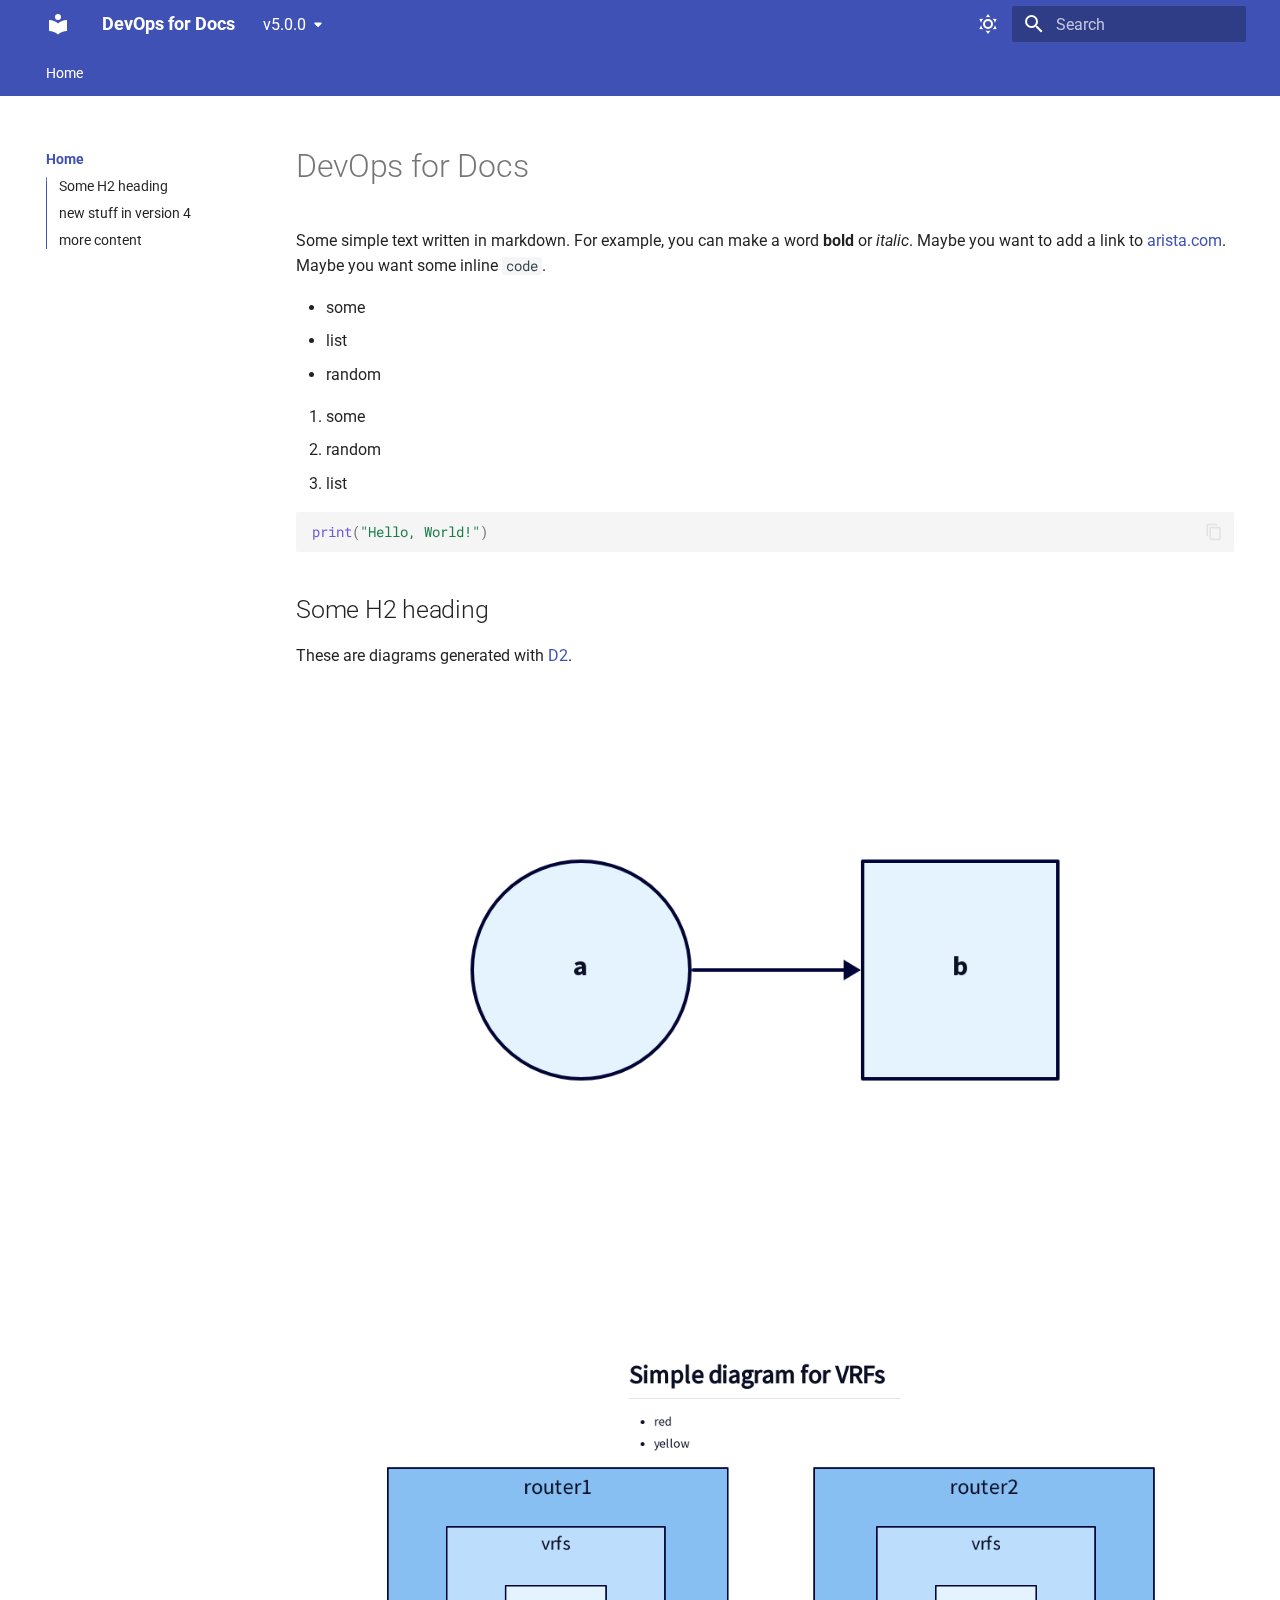
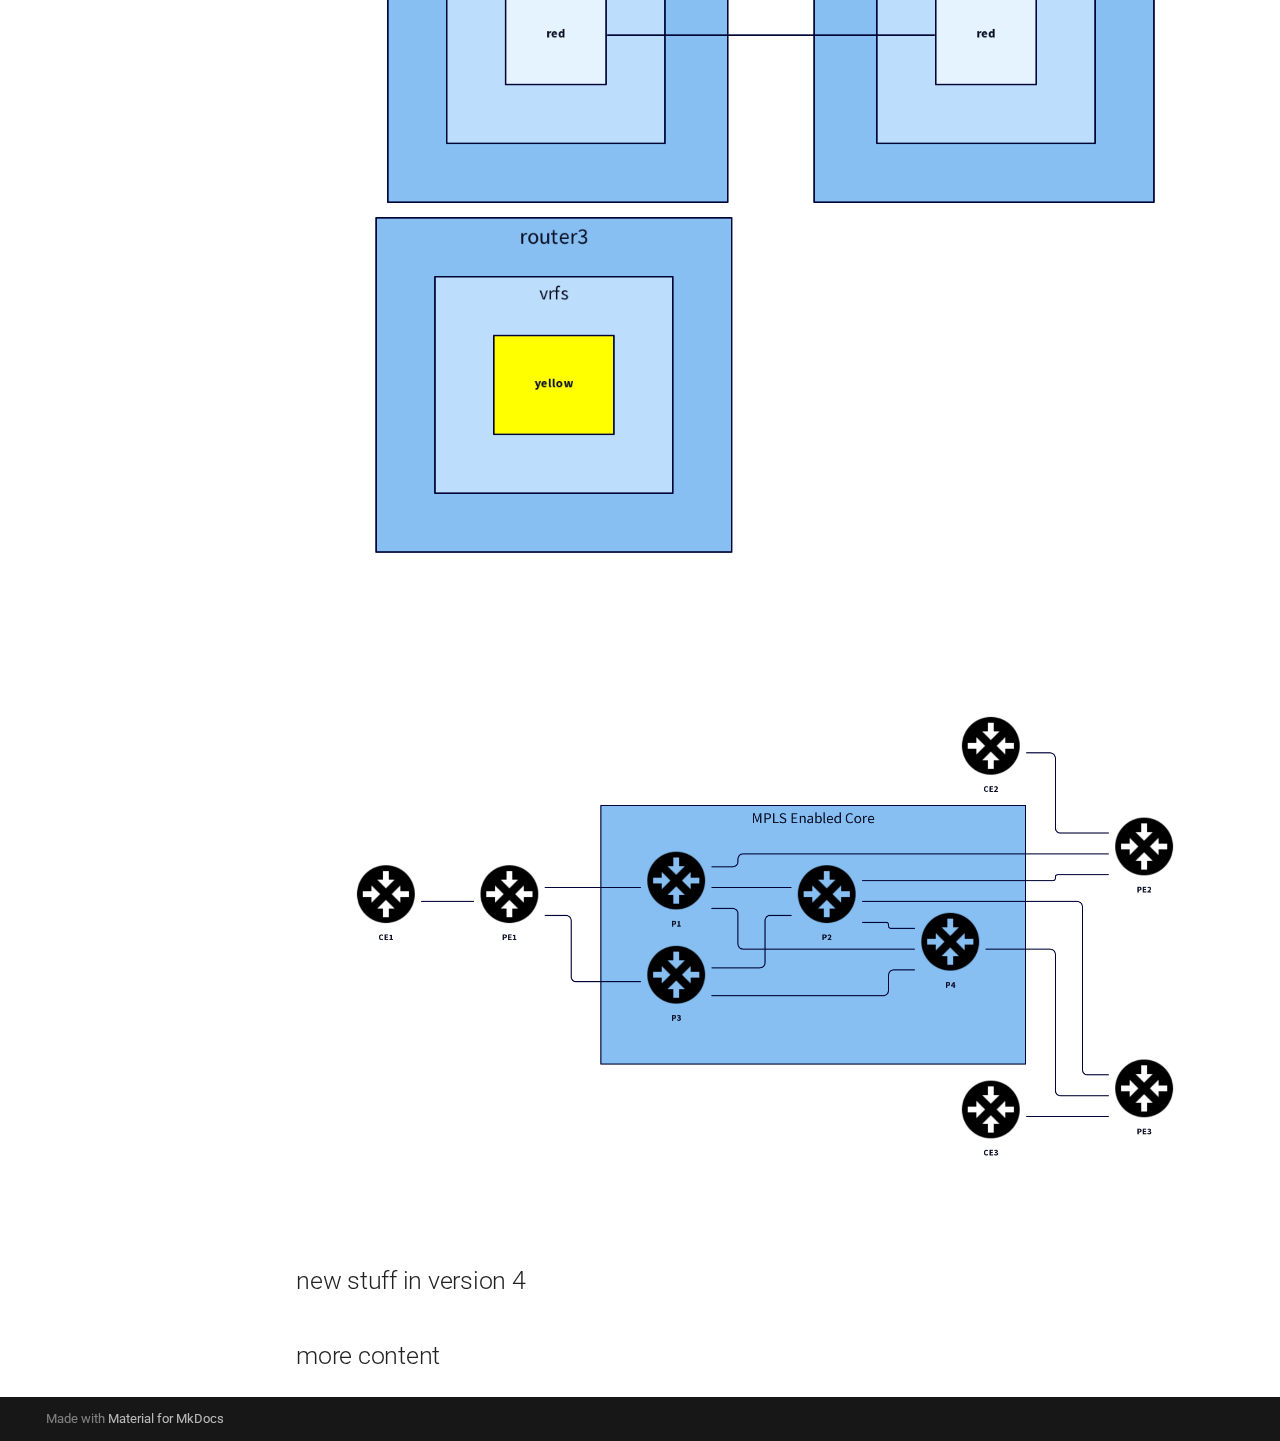
<file: index.html>
<!DOCTYPE html>
<html>
<head>
  <meta charset="utf-8">
  <title>Redirecting</title>
  <noscript>
    <meta http-equiv="refresh" content="1; url=v5.0.0/" />
  </noscript>
  <script>
    window.location.replace("v5.0.0/" + window.location.hash);
  </script>
</head>
<body>
  Redirecting to <a href="v5.0.0/">v5.0.0/</a>...
</body>
</html>
</file>
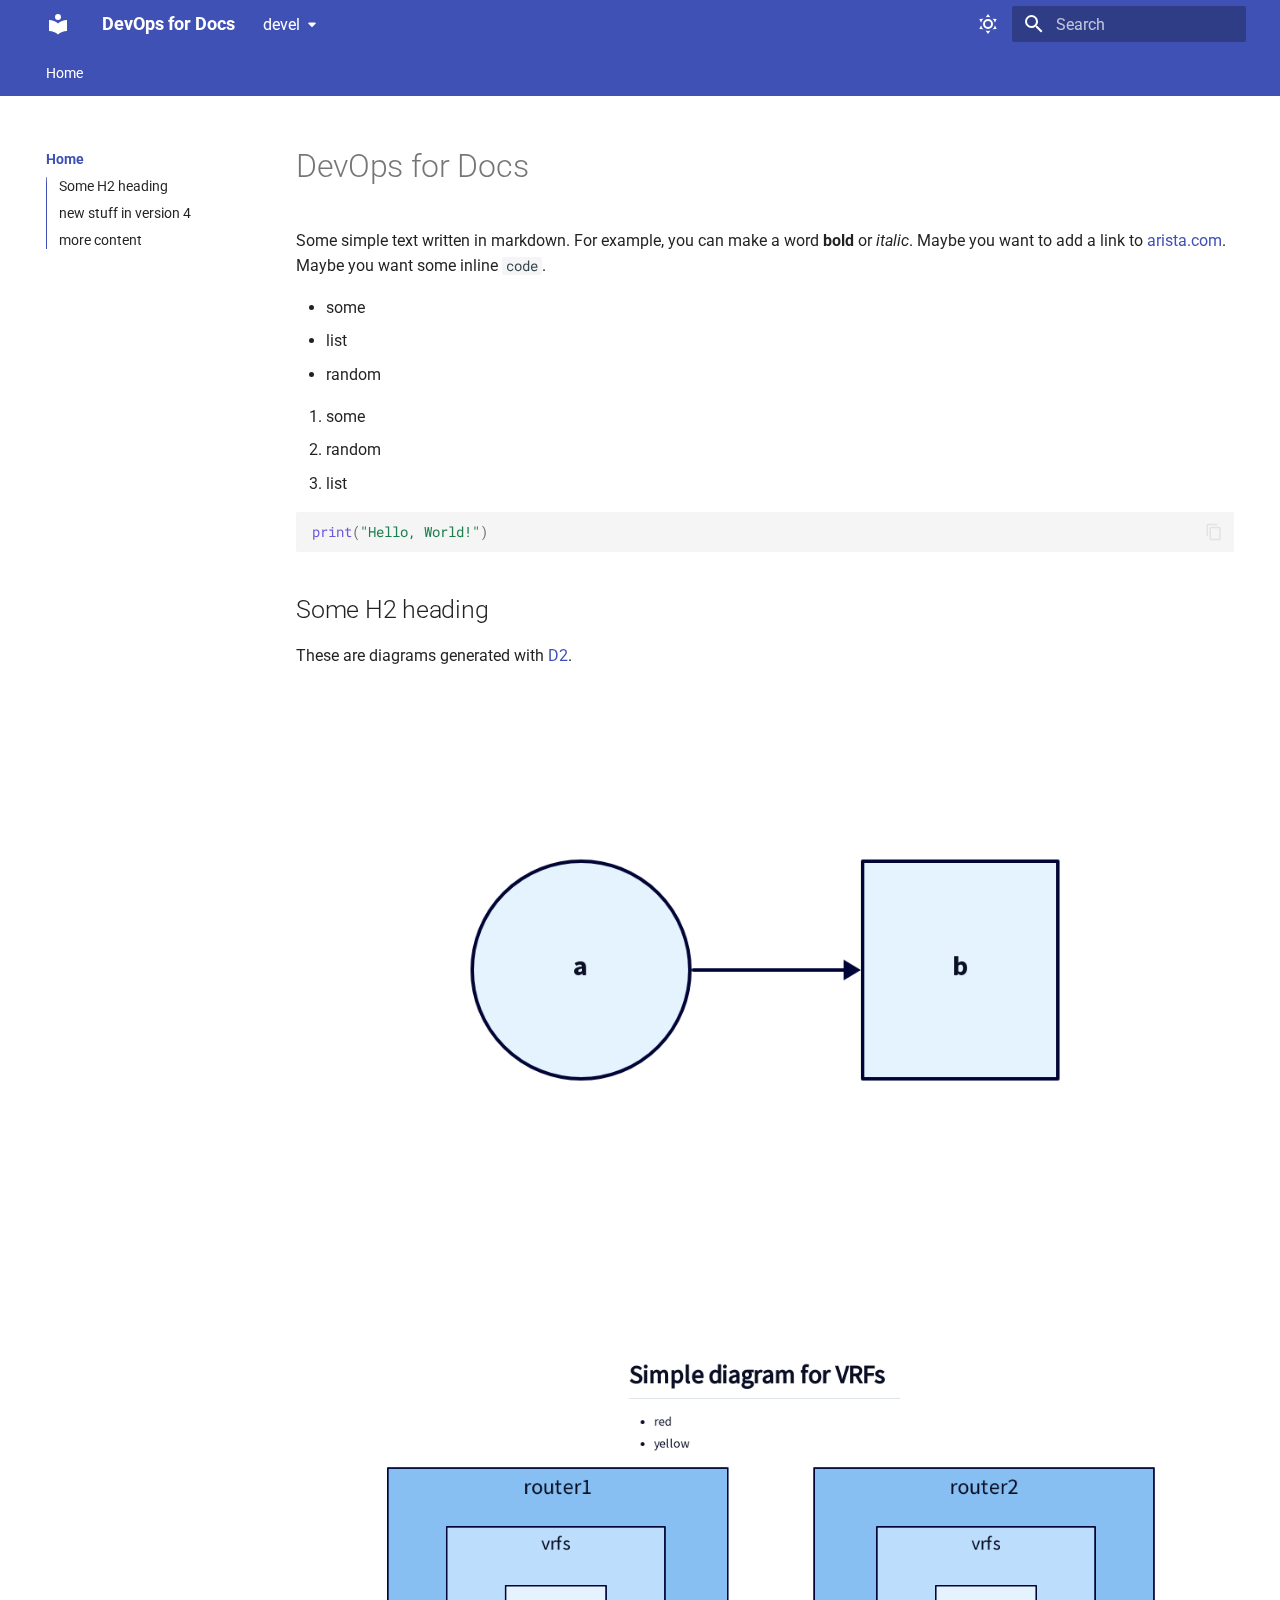
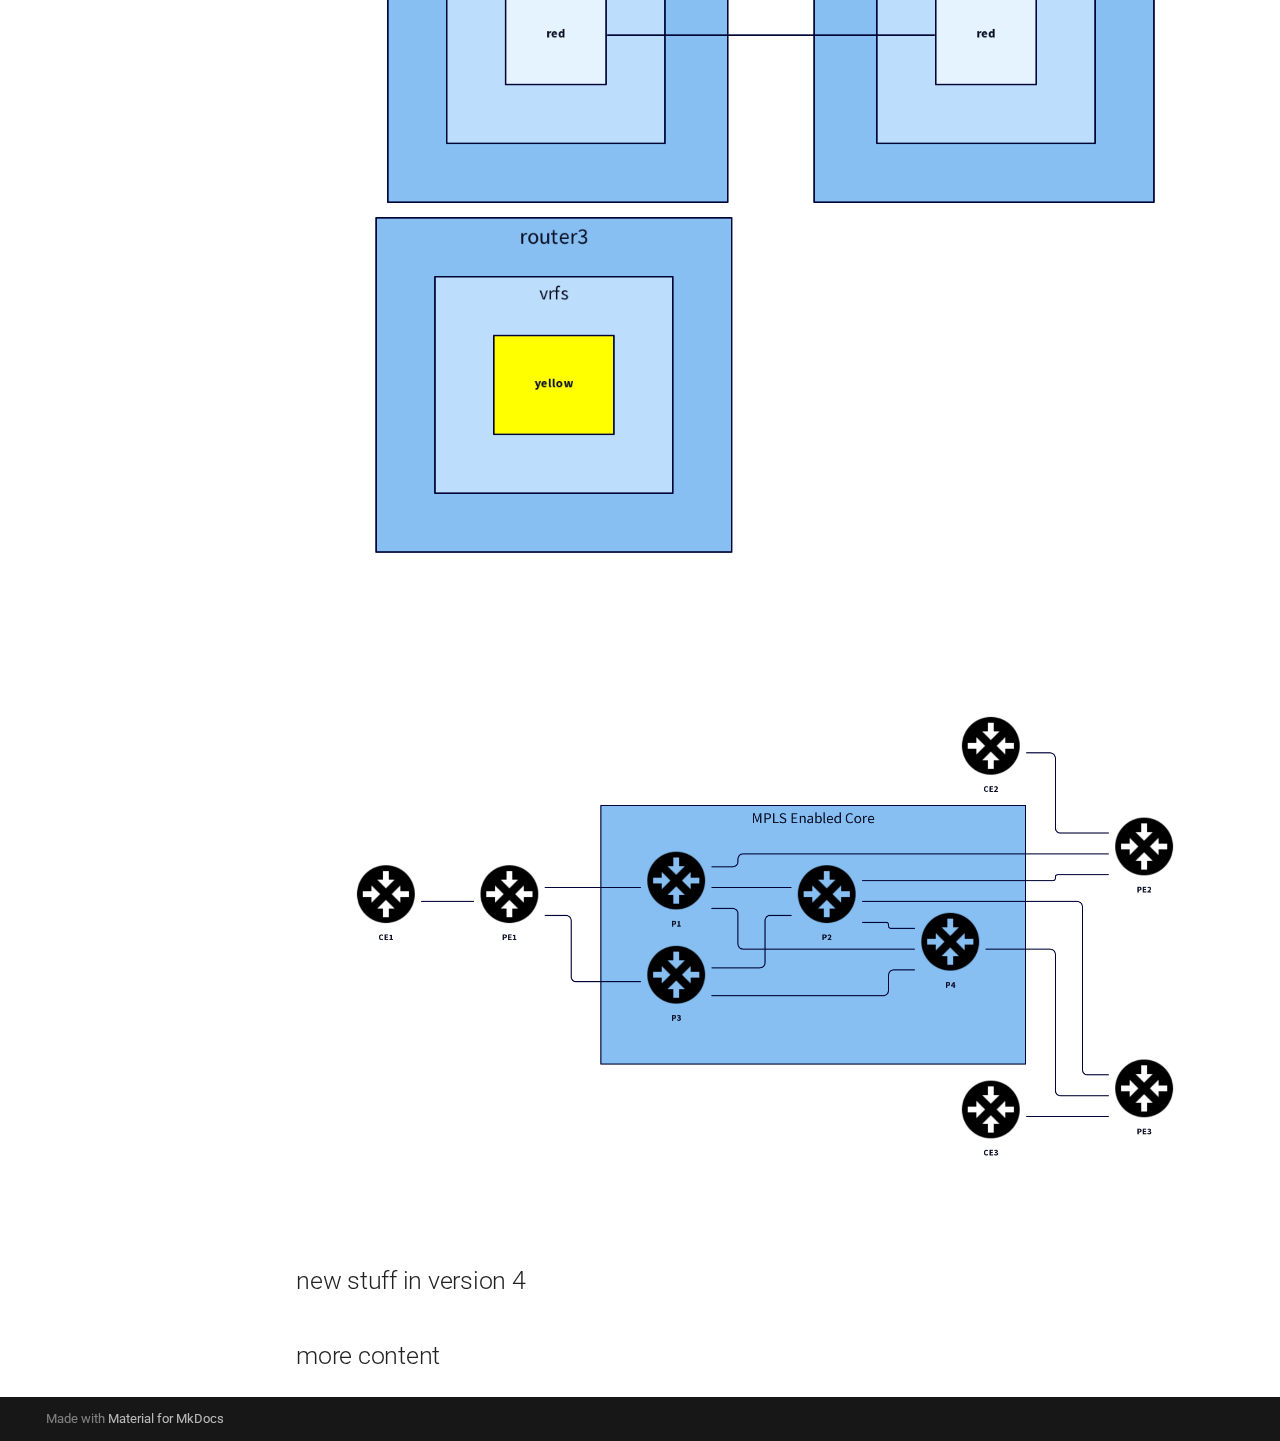
<file: devel/index.html>
<!doctype html>
<html lang="en" class="no-js">
  <head>
    
      <meta charset="utf-8">
      <meta name="viewport" content="width=device-width,initial-scale=1">
      
      
      
      
      
      <link rel="icon" href="assets/images/favicon.png">
      <meta name="generator" content="mkdocs-1.4.2, mkdocs-material-9.1.8">
    
    
      
        <title>DevOps for Docs</title>
      
    
    
      <link rel="stylesheet" href="assets/stylesheets/main.ded33207.min.css">
      
        
        <link rel="stylesheet" href="assets/stylesheets/palette.a0c5b2b5.min.css">
      
      

    
    
    
      
        
        
        <link rel="preconnect" href="https://fonts.gstatic.com" crossorigin>
        <link rel="stylesheet" href="https://fonts.googleapis.com/css?family=Roboto:300,300i,400,400i,700,700i%7CRoboto+Mono:400,400i,700,700i&display=fallback">
        <style>:root{--md-text-font:"Roboto";--md-code-font:"Roboto Mono"}</style>
      
    
    
    <script>__md_scope=new URL(".",location),__md_hash=e=>[...e].reduce((e,_)=>(e<<5)-e+_.charCodeAt(0),0),__md_get=(e,_=localStorage,t=__md_scope)=>JSON.parse(_.getItem(t.pathname+"."+e)),__md_set=(e,_,t=localStorage,a=__md_scope)=>{try{t.setItem(a.pathname+"."+e,JSON.stringify(_))}catch(e){}}</script>
    
      

    
    
    
   <link href="assets/stylesheets/glightbox.min.css" rel="stylesheet"/><style>
        html.glightbox-open { overflow: initial; height: 100%; }
        .gslide-title { margin-top: 0px; user-select: text; }
        .gslide-desc { color: #666; user-select: text; }
        .gslide-image img { background: white; }
        
            .gscrollbar-fixer { padding-right: 15px; }
            .gdesc-inner { font-size: 0.75rem; }
            body[data-md-color-scheme="slate"] .gdesc-inner { background: var(--md-default-bg-color);}
            body[data-md-color-scheme="slate"] .gslide-title { color: var(--md-default-fg-color);}
            body[data-md-color-scheme="slate"] .gslide-desc { color: var(--md-default-fg-color);}
            </style> <script src="assets/javascripts/glightbox.min.js"></script></head>
  
  
    
    
      
    
    
    
    
    <body dir="ltr" data-md-color-scheme="light" data-md-color-primary="indigo" data-md-color-accent="indigo">
  
    
    
      <script>var palette=__md_get("__palette");if(palette&&"object"==typeof palette.color)for(var key of Object.keys(palette.color))document.body.setAttribute("data-md-color-"+key,palette.color[key])</script>
    
    <input class="md-toggle" data-md-toggle="drawer" type="checkbox" id="__drawer" autocomplete="off">
    <input class="md-toggle" data-md-toggle="search" type="checkbox" id="__search" autocomplete="off">
    <label class="md-overlay" for="__drawer"></label>
    <div data-md-component="skip">
      
        
        <a href="#devops-for-docs" class="md-skip">
          Skip to content
        </a>
      
    </div>
    <div data-md-component="announce">
      
    </div>
    
      <div data-md-color-scheme="default" data-md-component="outdated" hidden>
        
      </div>
    
    
      

<header class="md-header" data-md-component="header">
  <nav class="md-header__inner md-grid" aria-label="Header">
    <a href="." title="DevOps for Docs" class="md-header__button md-logo" aria-label="DevOps for Docs" data-md-component="logo">
      
  
  <svg xmlns="http://www.w3.org/2000/svg" viewBox="0 0 24 24"><path d="M12 8a3 3 0 0 0 3-3 3 3 0 0 0-3-3 3 3 0 0 0-3 3 3 3 0 0 0 3 3m0 3.54C9.64 9.35 6.5 8 3 8v11c3.5 0 6.64 1.35 9 3.54 2.36-2.19 5.5-3.54 9-3.54V8c-3.5 0-6.64 1.35-9 3.54Z"/></svg>

    </a>
    <label class="md-header__button md-icon" for="__drawer">
      <svg xmlns="http://www.w3.org/2000/svg" viewBox="0 0 24 24"><path d="M3 6h18v2H3V6m0 5h18v2H3v-2m0 5h18v2H3v-2Z"/></svg>
    </label>
    <div class="md-header__title" data-md-component="header-title">
      <div class="md-header__ellipsis">
        <div class="md-header__topic">
          <span class="md-ellipsis">
            DevOps for Docs
          </span>
        </div>
        <div class="md-header__topic" data-md-component="header-topic">
          <span class="md-ellipsis">
            
              Home
            
          </span>
        </div>
      </div>
    </div>
    
      
        <form class="md-header__option" data-md-component="palette">
          
            
            
            
            <input class="md-option" data-md-color-media="(prefers-color-scheme: light)" data-md-color-scheme="light" data-md-color-primary="indigo" data-md-color-accent="indigo"  aria-label="Switch to dark mode"  type="radio" name="__palette" id="__palette_1">
            
              <label class="md-header__button md-icon" title="Switch to dark mode" for="__palette_2" hidden>
                <svg xmlns="http://www.w3.org/2000/svg" viewBox="0 0 24 24"><path d="M12 7a5 5 0 0 1 5 5 5 5 0 0 1-5 5 5 5 0 0 1-5-5 5 5 0 0 1 5-5m0 2a3 3 0 0 0-3 3 3 3 0 0 0 3 3 3 3 0 0 0 3-3 3 3 0 0 0-3-3m0-7 2.39 3.42C13.65 5.15 12.84 5 12 5c-.84 0-1.65.15-2.39.42L12 2M3.34 7l4.16-.35A7.2 7.2 0 0 0 5.94 8.5c-.44.74-.69 1.5-.83 2.29L3.34 7m.02 10 1.76-3.77a7.131 7.131 0 0 0 2.38 4.14L3.36 17M20.65 7l-1.77 3.79a7.023 7.023 0 0 0-2.38-4.15l4.15.36m-.01 10-4.14.36c.59-.51 1.12-1.14 1.54-1.86.42-.73.69-1.5.83-2.29L20.64 17M12 22l-2.41-3.44c.74.27 1.55.44 2.41.44.82 0 1.63-.17 2.37-.44L12 22Z"/></svg>
              </label>
            
          
            
            
            
            <input class="md-option" data-md-color-media="(prefers-color-scheme: dark)" data-md-color-scheme="slate" data-md-color-primary="purple" data-md-color-accent="indigo"  aria-label="Switch to light mode"  type="radio" name="__palette" id="__palette_2">
            
              <label class="md-header__button md-icon" title="Switch to light mode" for="__palette_1" hidden>
                <svg xmlns="http://www.w3.org/2000/svg" viewBox="0 0 24 24"><path d="m17.75 4.09-2.53 1.94.91 3.06-2.63-1.81-2.63 1.81.91-3.06-2.53-1.94L12.44 4l1.06-3 1.06 3 3.19.09m3.5 6.91-1.64 1.25.59 1.98-1.7-1.17-1.7 1.17.59-1.98L15.75 11l2.06-.05L18.5 9l.69 1.95 2.06.05m-2.28 4.95c.83-.08 1.72 1.1 1.19 1.85-.32.45-.66.87-1.08 1.27C15.17 23 8.84 23 4.94 19.07c-3.91-3.9-3.91-10.24 0-14.14.4-.4.82-.76 1.27-1.08.75-.53 1.93.36 1.85 1.19-.27 2.86.69 5.83 2.89 8.02a9.96 9.96 0 0 0 8.02 2.89m-1.64 2.02a12.08 12.08 0 0 1-7.8-3.47c-2.17-2.19-3.33-5-3.49-7.82-2.81 3.14-2.7 7.96.31 10.98 3.02 3.01 7.84 3.12 10.98.31Z"/></svg>
              </label>
            
          
        </form>
      
    
    
    
      <label class="md-header__button md-icon" for="__search">
        <svg xmlns="http://www.w3.org/2000/svg" viewBox="0 0 24 24"><path d="M9.5 3A6.5 6.5 0 0 1 16 9.5c0 1.61-.59 3.09-1.56 4.23l.27.27h.79l5 5-1.5 1.5-5-5v-.79l-.27-.27A6.516 6.516 0 0 1 9.5 16 6.5 6.5 0 0 1 3 9.5 6.5 6.5 0 0 1 9.5 3m0 2C7 5 5 7 5 9.5S7 14 9.5 14 14 12 14 9.5 12 5 9.5 5Z"/></svg>
      </label>
      <div class="md-search" data-md-component="search" role="dialog">
  <label class="md-search__overlay" for="__search"></label>
  <div class="md-search__inner" role="search">
    <form class="md-search__form" name="search">
      <input type="text" class="md-search__input" name="query" aria-label="Search" placeholder="Search" autocapitalize="off" autocorrect="off" autocomplete="off" spellcheck="false" data-md-component="search-query" required>
      <label class="md-search__icon md-icon" for="__search">
        <svg xmlns="http://www.w3.org/2000/svg" viewBox="0 0 24 24"><path d="M9.5 3A6.5 6.5 0 0 1 16 9.5c0 1.61-.59 3.09-1.56 4.23l.27.27h.79l5 5-1.5 1.5-5-5v-.79l-.27-.27A6.516 6.516 0 0 1 9.5 16 6.5 6.5 0 0 1 3 9.5 6.5 6.5 0 0 1 9.5 3m0 2C7 5 5 7 5 9.5S7 14 9.5 14 14 12 14 9.5 12 5 9.5 5Z"/></svg>
        <svg xmlns="http://www.w3.org/2000/svg" viewBox="0 0 24 24"><path d="M20 11v2H8l5.5 5.5-1.42 1.42L4.16 12l7.92-7.92L13.5 5.5 8 11h12Z"/></svg>
      </label>
      <nav class="md-search__options" aria-label="Search">
        
        <button type="reset" class="md-search__icon md-icon" title="Clear" aria-label="Clear" tabindex="-1">
          <svg xmlns="http://www.w3.org/2000/svg" viewBox="0 0 24 24"><path d="M19 6.41 17.59 5 12 10.59 6.41 5 5 6.41 10.59 12 5 17.59 6.41 19 12 13.41 17.59 19 19 17.59 13.41 12 19 6.41Z"/></svg>
        </button>
      </nav>
      
    </form>
    <div class="md-search__output">
      <div class="md-search__scrollwrap" data-md-scrollfix>
        <div class="md-search-result" data-md-component="search-result">
          <div class="md-search-result__meta">
            Initializing search
          </div>
          <ol class="md-search-result__list" role="presentation"></ol>
        </div>
      </div>
    </div>
  </div>
</div>
    
    
  </nav>
  
</header>
    
    <div class="md-container" data-md-component="container">
      
      
        
          
            
<nav class="md-tabs" aria-label="Tabs" data-md-component="tabs">
  <div class="md-grid">
    <ul class="md-tabs__list">
      
        
  
  
    
  


  <li class="md-tabs__item">
    <a href="." class="md-tabs__link md-tabs__link--active">
      Home
    </a>
  </li>

      
    </ul>
  </div>
</nav>
          
        
      
      <main class="md-main" data-md-component="main">
        <div class="md-main__inner md-grid">
          
            
              
              <div class="md-sidebar md-sidebar--primary" data-md-component="sidebar" data-md-type="navigation" >
                <div class="md-sidebar__scrollwrap">
                  <div class="md-sidebar__inner">
                    

  


  

<nav class="md-nav md-nav--primary md-nav--lifted md-nav--integrated" aria-label="Navigation" data-md-level="0">
  <label class="md-nav__title" for="__drawer">
    <a href="." title="DevOps for Docs" class="md-nav__button md-logo" aria-label="DevOps for Docs" data-md-component="logo">
      
  
  <svg xmlns="http://www.w3.org/2000/svg" viewBox="0 0 24 24"><path d="M12 8a3 3 0 0 0 3-3 3 3 0 0 0-3-3 3 3 0 0 0-3 3 3 3 0 0 0 3 3m0 3.54C9.64 9.35 6.5 8 3 8v11c3.5 0 6.64 1.35 9 3.54 2.36-2.19 5.5-3.54 9-3.54V8c-3.5 0-6.64 1.35-9 3.54Z"/></svg>

    </a>
    DevOps for Docs
  </label>
  
  <ul class="md-nav__list" data-md-scrollfix>
    
      
      
      

  
  
    
  
  
    <li class="md-nav__item md-nav__item--active">
      
      <input class="md-nav__toggle md-toggle" type="checkbox" id="__toc">
      
      
        
      
      
        <label class="md-nav__link md-nav__link--active" for="__toc">
          Home
          <span class="md-nav__icon md-icon"></span>
        </label>
      
      <a href="." class="md-nav__link md-nav__link--active">
        Home
      </a>
      
        

<nav class="md-nav md-nav--secondary" aria-label="Table of contents">
  
  
  
    
  
  
    <label class="md-nav__title" for="__toc">
      <span class="md-nav__icon md-icon"></span>
      Table of contents
    </label>
    <ul class="md-nav__list" data-md-component="toc" data-md-scrollfix>
      
        <li class="md-nav__item">
  <a href="#some-h2-heading" class="md-nav__link">
    Some H2 heading
  </a>
  
</li>
      
        <li class="md-nav__item">
  <a href="#new-stuff-in-version-4" class="md-nav__link">
    new stuff in version 4
  </a>
  
</li>
      
        <li class="md-nav__item">
  <a href="#more-content" class="md-nav__link">
    more content
  </a>
  
</li>
      
    </ul>
  
</nav>
      
    </li>
  

    
  </ul>
</nav>
                  </div>
                </div>
              </div>
            
            
          
          
            <div class="md-content" data-md-component="content">
              <article class="md-content__inner md-typeset">
                
                  


<h1 id="devops-for-docs">DevOps for Docs</h1>
<p>Some simple text written in markdown. For example, you can make a word <strong>bold</strong> or <em>italic</em>. Maybe you want to add a link to <a href="https://www.arista.com/en/">arista.com</a>. Maybe you want some inline <code>code</code>.</p>
<ul>
<li>some</li>
<li>list</li>
<li>random</li>
</ul>
<ol>
<li>some</li>
<li>random</li>
<li>list</li>
</ol>
<div class="highlight"><pre><span></span><code><a id="__codelineno-0-1" name="__codelineno-0-1" href="#__codelineno-0-1"></a><span class="nb">print</span><span class="p">(</span><span class="s2">&quot;Hello, World!&quot;</span><span class="p">)</span>
</code></pre></div>
<h2 id="some-h2-heading">Some H2 heading</h2>
<p>These are diagrams generated with <a href="https://d2lang.com/tour/intro/">D2</a>.</p>
<p><a class="glightbox" href="diagrams/hello.png" data-type="image" data-width="100%" data-height="auto" data-desc-position="bottom"><img alt="hello" src="diagrams/hello.png" /></a></p>
<p><a class="glightbox" href="diagrams/blocks.png" data-type="image" data-width="100%" data-height="auto" data-desc-position="bottom"><img alt="blocks" src="diagrams/blocks.png" /></a></p>
<p><a class="glightbox" href="diagrams/mpls.png" data-type="image" data-width="100%" data-height="auto" data-desc-position="bottom"><img alt="mpls" src="diagrams/mpls.png" /></a></p>
<h2 id="new-stuff-in-version-4">new stuff in version 4</h2>
<h2 id="more-content">more content</h2>





                
              </article>
            </div>
          
          
        </div>
        
          <button type="button" class="md-top md-icon" data-md-component="top" hidden>
            <svg xmlns="http://www.w3.org/2000/svg" viewBox="0 0 24 24"><path d="M13 20h-2V8l-5.5 5.5-1.42-1.42L12 4.16l7.92 7.92-1.42 1.42L13 8v12Z"/></svg>
            Back to top
          </button>
        
      </main>
      
        <footer class="md-footer">
  
  <div class="md-footer-meta md-typeset">
    <div class="md-footer-meta__inner md-grid">
      <div class="md-copyright">
  
  
    Made with
    <a href="https://squidfunk.github.io/mkdocs-material/" target="_blank" rel="noopener">
      Material for MkDocs
    </a>
  
</div>
      
    </div>
  </div>
</footer>
      
    </div>
    <div class="md-dialog" data-md-component="dialog">
      <div class="md-dialog__inner md-typeset"></div>
    </div>
    
    <script id="__config" type="application/json">{"base": ".", "features": ["content.code.copy", "toc.integrate", "navigation.tabs", "navigation.top"], "search": "assets/javascripts/workers/search.208ed371.min.js", "translations": {"clipboard.copied": "Copied to clipboard", "clipboard.copy": "Copy to clipboard", "search.result.more.one": "1 more on this page", "search.result.more.other": "# more on this page", "search.result.none": "No matching documents", "search.result.one": "1 matching document", "search.result.other": "# matching documents", "search.result.placeholder": "Type to start searching", "search.result.term.missing": "Missing", "select.version": "Select version"}, "version": {"default": "stable", "provider": "mike"}}</script>
    
    
      <script src="assets/javascripts/bundle.51198bba.min.js"></script>
      
    
  <script>document$.subscribe(() => {const lightbox = GLightbox({"touchNavigation": true, "loop": false, "zoomable": true, "draggable": true, "openEffect": "zoom", "closeEffect": "zoom", "slideEffect": "slide"});})</script></body>
</html>
</file>
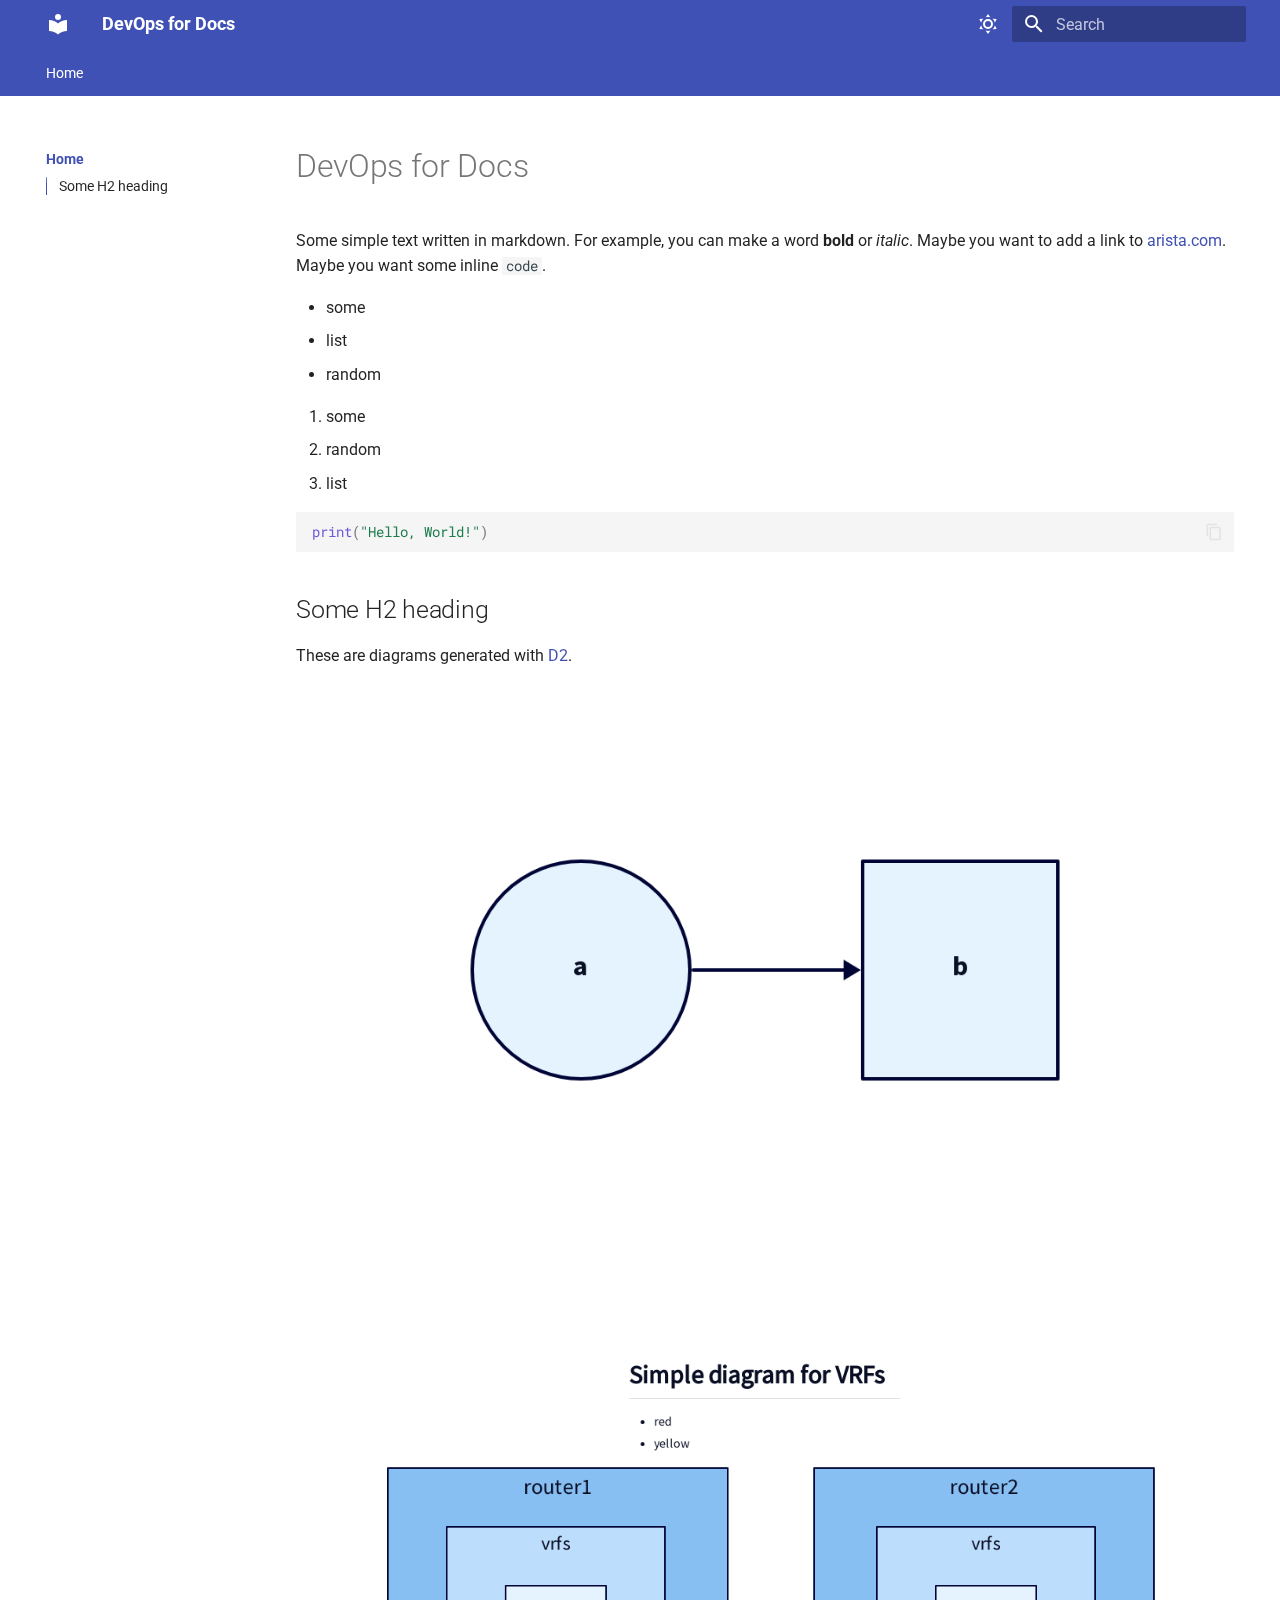
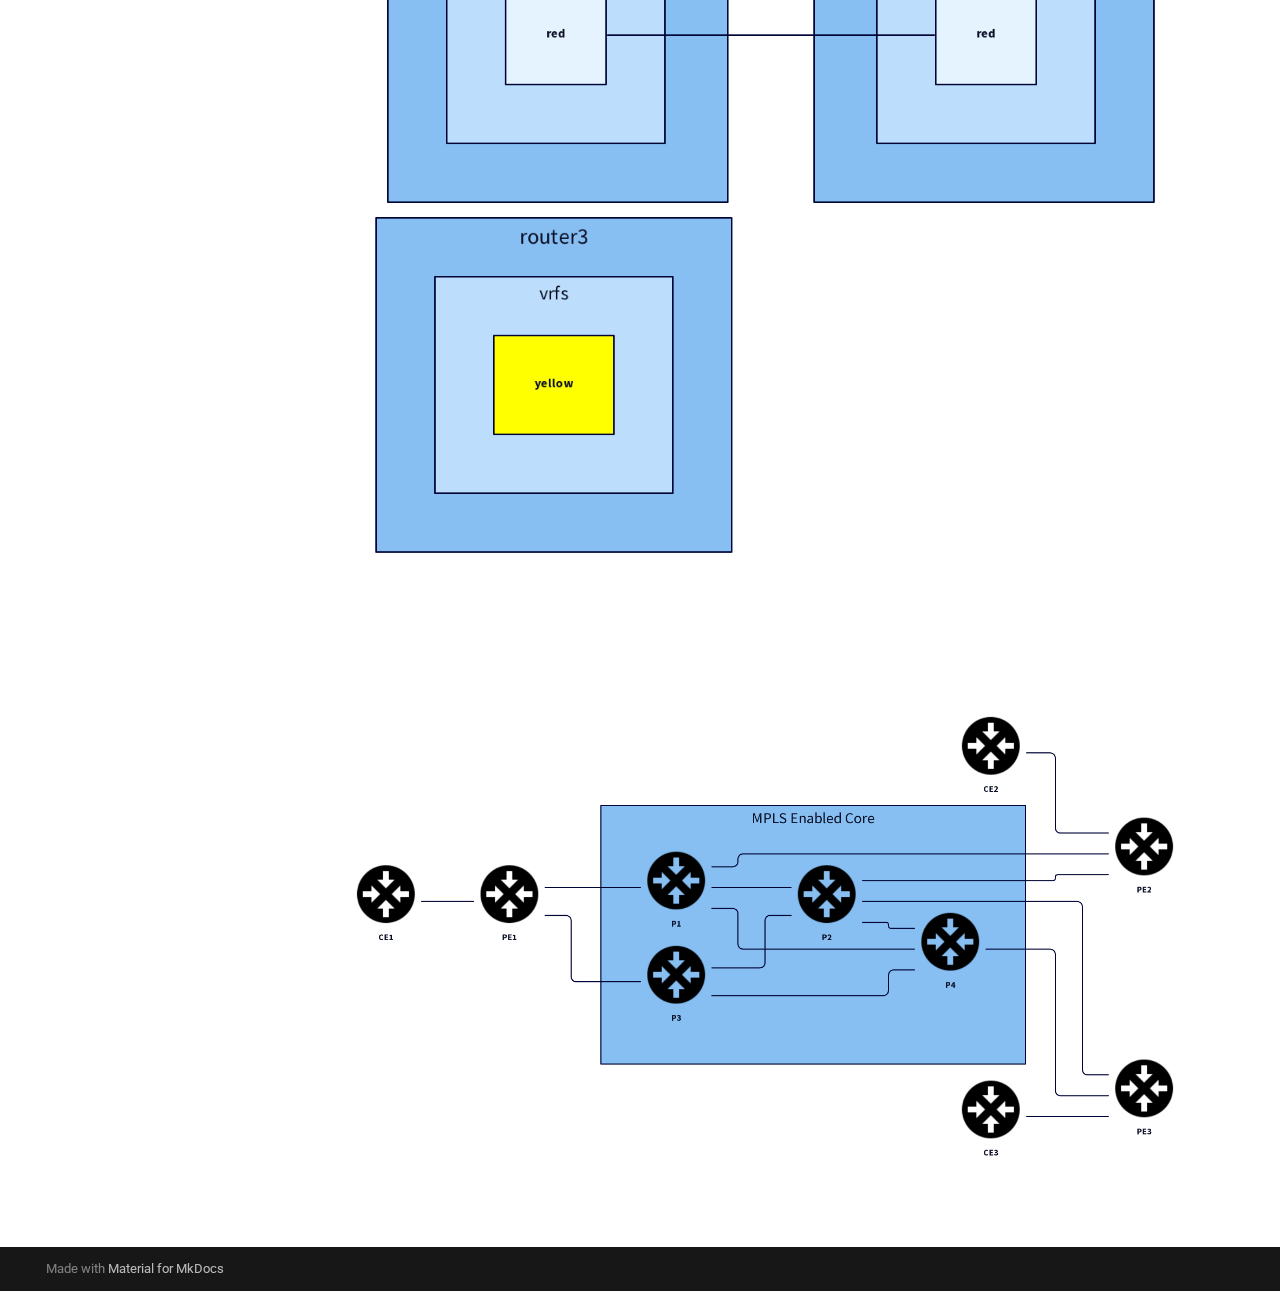
<file: v1.0.0/index.html>
<!doctype html>
<html lang="en" class="no-js">
  <head>
    
      <meta charset="utf-8">
      <meta name="viewport" content="width=device-width,initial-scale=1">
      
      
      
      
      
      <link rel="icon" href="assets/images/favicon.png">
      <meta name="generator" content="mkdocs-1.4.2, mkdocs-material-9.1.8">
    
    
      
        <title>DevOps for Docs</title>
      
    
    
      <link rel="stylesheet" href="assets/stylesheets/main.ded33207.min.css">
      
        
        <link rel="stylesheet" href="assets/stylesheets/palette.a0c5b2b5.min.css">
      
      

    
    
    
      
        
        
        <link rel="preconnect" href="https://fonts.gstatic.com" crossorigin>
        <link rel="stylesheet" href="https://fonts.googleapis.com/css?family=Roboto:300,300i,400,400i,700,700i%7CRoboto+Mono:400,400i,700,700i&display=fallback">
        <style>:root{--md-text-font:"Roboto";--md-code-font:"Roboto Mono"}</style>
      
    
    
    <script>__md_scope=new URL(".",location),__md_hash=e=>[...e].reduce((e,_)=>(e<<5)-e+_.charCodeAt(0),0),__md_get=(e,_=localStorage,t=__md_scope)=>JSON.parse(_.getItem(t.pathname+"."+e)),__md_set=(e,_,t=localStorage,a=__md_scope)=>{try{t.setItem(a.pathname+"."+e,JSON.stringify(_))}catch(e){}}</script>
    
      

    
    
    
   <link href="assets/stylesheets/glightbox.min.css" rel="stylesheet"/><style>
        html.glightbox-open { overflow: initial; height: 100%; }
        .gslide-title { margin-top: 0px; user-select: text; }
        .gslide-desc { color: #666; user-select: text; }
        .gslide-image img { background: white; }
        
            .gscrollbar-fixer { padding-right: 15px; }
            .gdesc-inner { font-size: 0.75rem; }
            body[data-md-color-scheme="slate"] .gdesc-inner { background: var(--md-default-bg-color);}
            body[data-md-color-scheme="slate"] .gslide-title { color: var(--md-default-fg-color);}
            body[data-md-color-scheme="slate"] .gslide-desc { color: var(--md-default-fg-color);}
            </style> <script src="assets/javascripts/glightbox.min.js"></script></head>
  
  
    
    
      
    
    
    
    
    <body dir="ltr" data-md-color-scheme="light" data-md-color-primary="indigo" data-md-color-accent="indigo">
  
    
    
      <script>var palette=__md_get("__palette");if(palette&&"object"==typeof palette.color)for(var key of Object.keys(palette.color))document.body.setAttribute("data-md-color-"+key,palette.color[key])</script>
    
    <input class="md-toggle" data-md-toggle="drawer" type="checkbox" id="__drawer" autocomplete="off">
    <input class="md-toggle" data-md-toggle="search" type="checkbox" id="__search" autocomplete="off">
    <label class="md-overlay" for="__drawer"></label>
    <div data-md-component="skip">
      
        
        <a href="#devops-for-docs" class="md-skip">
          Skip to content
        </a>
      
    </div>
    <div data-md-component="announce">
      
    </div>
    
    
      

<header class="md-header" data-md-component="header">
  <nav class="md-header__inner md-grid" aria-label="Header">
    <a href="." title="DevOps for Docs" class="md-header__button md-logo" aria-label="DevOps for Docs" data-md-component="logo">
      
  
  <svg xmlns="http://www.w3.org/2000/svg" viewBox="0 0 24 24"><path d="M12 8a3 3 0 0 0 3-3 3 3 0 0 0-3-3 3 3 0 0 0-3 3 3 3 0 0 0 3 3m0 3.54C9.64 9.35 6.5 8 3 8v11c3.5 0 6.64 1.35 9 3.54 2.36-2.19 5.5-3.54 9-3.54V8c-3.5 0-6.64 1.35-9 3.54Z"/></svg>

    </a>
    <label class="md-header__button md-icon" for="__drawer">
      <svg xmlns="http://www.w3.org/2000/svg" viewBox="0 0 24 24"><path d="M3 6h18v2H3V6m0 5h18v2H3v-2m0 5h18v2H3v-2Z"/></svg>
    </label>
    <div class="md-header__title" data-md-component="header-title">
      <div class="md-header__ellipsis">
        <div class="md-header__topic">
          <span class="md-ellipsis">
            DevOps for Docs
          </span>
        </div>
        <div class="md-header__topic" data-md-component="header-topic">
          <span class="md-ellipsis">
            
              Home
            
          </span>
        </div>
      </div>
    </div>
    
      
        <form class="md-header__option" data-md-component="palette">
          
            
            
            
            <input class="md-option" data-md-color-media="(prefers-color-scheme: light)" data-md-color-scheme="light" data-md-color-primary="indigo" data-md-color-accent="indigo"  aria-label="Switch to dark mode"  type="radio" name="__palette" id="__palette_1">
            
              <label class="md-header__button md-icon" title="Switch to dark mode" for="__palette_2" hidden>
                <svg xmlns="http://www.w3.org/2000/svg" viewBox="0 0 24 24"><path d="M12 7a5 5 0 0 1 5 5 5 5 0 0 1-5 5 5 5 0 0 1-5-5 5 5 0 0 1 5-5m0 2a3 3 0 0 0-3 3 3 3 0 0 0 3 3 3 3 0 0 0 3-3 3 3 0 0 0-3-3m0-7 2.39 3.42C13.65 5.15 12.84 5 12 5c-.84 0-1.65.15-2.39.42L12 2M3.34 7l4.16-.35A7.2 7.2 0 0 0 5.94 8.5c-.44.74-.69 1.5-.83 2.29L3.34 7m.02 10 1.76-3.77a7.131 7.131 0 0 0 2.38 4.14L3.36 17M20.65 7l-1.77 3.79a7.023 7.023 0 0 0-2.38-4.15l4.15.36m-.01 10-4.14.36c.59-.51 1.12-1.14 1.54-1.86.42-.73.69-1.5.83-2.29L20.64 17M12 22l-2.41-3.44c.74.27 1.55.44 2.41.44.82 0 1.63-.17 2.37-.44L12 22Z"/></svg>
              </label>
            
          
            
            
            
            <input class="md-option" data-md-color-media="(prefers-color-scheme: dark)" data-md-color-scheme="slate" data-md-color-primary="purple" data-md-color-accent="indigo"  aria-label="Switch to light mode"  type="radio" name="__palette" id="__palette_2">
            
              <label class="md-header__button md-icon" title="Switch to light mode" for="__palette_1" hidden>
                <svg xmlns="http://www.w3.org/2000/svg" viewBox="0 0 24 24"><path d="m17.75 4.09-2.53 1.94.91 3.06-2.63-1.81-2.63 1.81.91-3.06-2.53-1.94L12.44 4l1.06-3 1.06 3 3.19.09m3.5 6.91-1.64 1.25.59 1.98-1.7-1.17-1.7 1.17.59-1.98L15.75 11l2.06-.05L18.5 9l.69 1.95 2.06.05m-2.28 4.95c.83-.08 1.72 1.1 1.19 1.85-.32.45-.66.87-1.08 1.27C15.17 23 8.84 23 4.94 19.07c-3.91-3.9-3.91-10.24 0-14.14.4-.4.82-.76 1.27-1.08.75-.53 1.93.36 1.85 1.19-.27 2.86.69 5.83 2.89 8.02a9.96 9.96 0 0 0 8.02 2.89m-1.64 2.02a12.08 12.08 0 0 1-7.8-3.47c-2.17-2.19-3.33-5-3.49-7.82-2.81 3.14-2.7 7.96.31 10.98 3.02 3.01 7.84 3.12 10.98.31Z"/></svg>
              </label>
            
          
        </form>
      
    
    
    
      <label class="md-header__button md-icon" for="__search">
        <svg xmlns="http://www.w3.org/2000/svg" viewBox="0 0 24 24"><path d="M9.5 3A6.5 6.5 0 0 1 16 9.5c0 1.61-.59 3.09-1.56 4.23l.27.27h.79l5 5-1.5 1.5-5-5v-.79l-.27-.27A6.516 6.516 0 0 1 9.5 16 6.5 6.5 0 0 1 3 9.5 6.5 6.5 0 0 1 9.5 3m0 2C7 5 5 7 5 9.5S7 14 9.5 14 14 12 14 9.5 12 5 9.5 5Z"/></svg>
      </label>
      <div class="md-search" data-md-component="search" role="dialog">
  <label class="md-search__overlay" for="__search"></label>
  <div class="md-search__inner" role="search">
    <form class="md-search__form" name="search">
      <input type="text" class="md-search__input" name="query" aria-label="Search" placeholder="Search" autocapitalize="off" autocorrect="off" autocomplete="off" spellcheck="false" data-md-component="search-query" required>
      <label class="md-search__icon md-icon" for="__search">
        <svg xmlns="http://www.w3.org/2000/svg" viewBox="0 0 24 24"><path d="M9.5 3A6.5 6.5 0 0 1 16 9.5c0 1.61-.59 3.09-1.56 4.23l.27.27h.79l5 5-1.5 1.5-5-5v-.79l-.27-.27A6.516 6.516 0 0 1 9.5 16 6.5 6.5 0 0 1 3 9.5 6.5 6.5 0 0 1 9.5 3m0 2C7 5 5 7 5 9.5S7 14 9.5 14 14 12 14 9.5 12 5 9.5 5Z"/></svg>
        <svg xmlns="http://www.w3.org/2000/svg" viewBox="0 0 24 24"><path d="M20 11v2H8l5.5 5.5-1.42 1.42L4.16 12l7.92-7.92L13.5 5.5 8 11h12Z"/></svg>
      </label>
      <nav class="md-search__options" aria-label="Search">
        
        <button type="reset" class="md-search__icon md-icon" title="Clear" aria-label="Clear" tabindex="-1">
          <svg xmlns="http://www.w3.org/2000/svg" viewBox="0 0 24 24"><path d="M19 6.41 17.59 5 12 10.59 6.41 5 5 6.41 10.59 12 5 17.59 6.41 19 12 13.41 17.59 19 19 17.59 13.41 12 19 6.41Z"/></svg>
        </button>
      </nav>
      
    </form>
    <div class="md-search__output">
      <div class="md-search__scrollwrap" data-md-scrollfix>
        <div class="md-search-result" data-md-component="search-result">
          <div class="md-search-result__meta">
            Initializing search
          </div>
          <ol class="md-search-result__list" role="presentation"></ol>
        </div>
      </div>
    </div>
  </div>
</div>
    
    
  </nav>
  
</header>
    
    <div class="md-container" data-md-component="container">
      
      
        
          
            
<nav class="md-tabs" aria-label="Tabs" data-md-component="tabs">
  <div class="md-grid">
    <ul class="md-tabs__list">
      
        
  
  
    
  


  <li class="md-tabs__item">
    <a href="." class="md-tabs__link md-tabs__link--active">
      Home
    </a>
  </li>

      
    </ul>
  </div>
</nav>
          
        
      
      <main class="md-main" data-md-component="main">
        <div class="md-main__inner md-grid">
          
            
              
              <div class="md-sidebar md-sidebar--primary" data-md-component="sidebar" data-md-type="navigation" >
                <div class="md-sidebar__scrollwrap">
                  <div class="md-sidebar__inner">
                    

  


  

<nav class="md-nav md-nav--primary md-nav--lifted md-nav--integrated" aria-label="Navigation" data-md-level="0">
  <label class="md-nav__title" for="__drawer">
    <a href="." title="DevOps for Docs" class="md-nav__button md-logo" aria-label="DevOps for Docs" data-md-component="logo">
      
  
  <svg xmlns="http://www.w3.org/2000/svg" viewBox="0 0 24 24"><path d="M12 8a3 3 0 0 0 3-3 3 3 0 0 0-3-3 3 3 0 0 0-3 3 3 3 0 0 0 3 3m0 3.54C9.64 9.35 6.5 8 3 8v11c3.5 0 6.64 1.35 9 3.54 2.36-2.19 5.5-3.54 9-3.54V8c-3.5 0-6.64 1.35-9 3.54Z"/></svg>

    </a>
    DevOps for Docs
  </label>
  
  <ul class="md-nav__list" data-md-scrollfix>
    
      
      
      

  
  
    
  
  
    <li class="md-nav__item md-nav__item--active">
      
      <input class="md-nav__toggle md-toggle" type="checkbox" id="__toc">
      
      
        
      
      
        <label class="md-nav__link md-nav__link--active" for="__toc">
          Home
          <span class="md-nav__icon md-icon"></span>
        </label>
      
      <a href="." class="md-nav__link md-nav__link--active">
        Home
      </a>
      
        

<nav class="md-nav md-nav--secondary" aria-label="Table of contents">
  
  
  
    
  
  
    <label class="md-nav__title" for="__toc">
      <span class="md-nav__icon md-icon"></span>
      Table of contents
    </label>
    <ul class="md-nav__list" data-md-component="toc" data-md-scrollfix>
      
        <li class="md-nav__item">
  <a href="#some-h2-heading" class="md-nav__link">
    Some H2 heading
  </a>
  
</li>
      
    </ul>
  
</nav>
      
    </li>
  

    
  </ul>
</nav>
                  </div>
                </div>
              </div>
            
            
          
          
            <div class="md-content" data-md-component="content">
              <article class="md-content__inner md-typeset">
                
                  


<h1 id="devops-for-docs">DevOps for Docs</h1>
<p>Some simple text written in markdown. For example, you can make a word <strong>bold</strong> or <em>italic</em>. Maybe you want to add a link to <a href="https://www.arista.com/en/">arista.com</a>. Maybe you want some inline <code>code</code>.</p>
<ul>
<li>some</li>
<li>list</li>
<li>random</li>
</ul>
<ol>
<li>some</li>
<li>random</li>
<li>list</li>
</ol>
<div class="highlight"><pre><span></span><code><a id="__codelineno-0-1" name="__codelineno-0-1" href="#__codelineno-0-1"></a><span class="nb">print</span><span class="p">(</span><span class="s2">&quot;Hello, World!&quot;</span><span class="p">)</span>
</code></pre></div>
<h2 id="some-h2-heading">Some H2 heading</h2>
<p>These are diagrams generated with <a href="https://d2lang.com/tour/intro/">D2</a>.</p>
<p><a class="glightbox" href="diagrams/hello.png" data-type="image" data-width="100%" data-height="auto" data-desc-position="bottom"><img alt="hello" src="diagrams/hello.png" /></a></p>
<p><a class="glightbox" href="diagrams/blocks.png" data-type="image" data-width="100%" data-height="auto" data-desc-position="bottom"><img alt="blocks" src="diagrams/blocks.png" /></a></p>
<p><a class="glightbox" href="diagrams/mpls.png" data-type="image" data-width="100%" data-height="auto" data-desc-position="bottom"><img alt="mpls" src="diagrams/mpls.png" /></a></p>





                
              </article>
            </div>
          
          
        </div>
        
          <button type="button" class="md-top md-icon" data-md-component="top" hidden>
            <svg xmlns="http://www.w3.org/2000/svg" viewBox="0 0 24 24"><path d="M13 20h-2V8l-5.5 5.5-1.42-1.42L12 4.16l7.92 7.92-1.42 1.42L13 8v12Z"/></svg>
            Back to top
          </button>
        
      </main>
      
        <footer class="md-footer">
  
  <div class="md-footer-meta md-typeset">
    <div class="md-footer-meta__inner md-grid">
      <div class="md-copyright">
  
  
    Made with
    <a href="https://squidfunk.github.io/mkdocs-material/" target="_blank" rel="noopener">
      Material for MkDocs
    </a>
  
</div>
      
    </div>
  </div>
</footer>
      
    </div>
    <div class="md-dialog" data-md-component="dialog">
      <div class="md-dialog__inner md-typeset"></div>
    </div>
    
    <script id="__config" type="application/json">{"base": ".", "features": ["content.code.copy", "toc.integrate", "navigation.tabs", "navigation.top"], "search": "assets/javascripts/workers/search.208ed371.min.js", "translations": {"clipboard.copied": "Copied to clipboard", "clipboard.copy": "Copy to clipboard", "search.result.more.one": "1 more on this page", "search.result.more.other": "# more on this page", "search.result.none": "No matching documents", "search.result.one": "1 matching document", "search.result.other": "# matching documents", "search.result.placeholder": "Type to start searching", "search.result.term.missing": "Missing", "select.version": "Select version"}}</script>
    
    
      <script src="assets/javascripts/bundle.51198bba.min.js"></script>
      
    
  <script>document$.subscribe(() => {const lightbox = GLightbox({"touchNavigation": true, "loop": false, "zoomable": true, "draggable": true, "openEffect": "zoom", "closeEffect": "zoom", "slideEffect": "slide"});})</script></body>
</html>
</file>
<file: devel/assets/stylesheets/main.ded33207.min.css>
@charset "UTF-8";html{-webkit-text-size-adjust:none;-moz-text-size-adjust:none;text-size-adjust:none;box-sizing:border-box}*,:after,:before{box-sizing:inherit}@media (prefers-reduced-motion){*,:after,:before{transition:none!important}}body{margin:0}a,button,input,label{-webkit-tap-highlight-color:transparent}a{color:inherit;text-decoration:none}hr{border:0;box-sizing:initial;display:block;height:.05rem;overflow:visible;padding:0}small{font-size:80%}sub,sup{line-height:1em}img{border-style:none}table{border-collapse:initial;border-spacing:0}td,th{font-weight:400;vertical-align:top}button{background:#0000;border:0;font-family:inherit;font-size:inherit;margin:0;padding:0}input{border:0;outline:none}:root{--md-primary-fg-color:#4051b5;--md-primary-fg-color--light:#5d6cc0;--md-primary-fg-color--dark:#303fa1;--md-primary-bg-color:#fff;--md-primary-bg-color--light:#ffffffb3;--md-accent-fg-color:#526cfe;--md-accent-fg-color--transparent:#526cfe1a;--md-accent-bg-color:#fff;--md-accent-bg-color--light:#ffffffb3}:root,[data-md-color-scheme=default]{--md-default-fg-color:#000000de;--md-default-fg-color--light:#0000008a;--md-default-fg-color--lighter:#00000052;--md-default-fg-color--lightest:#00000012;--md-default-bg-color:#fff;--md-default-bg-color--light:#ffffffb3;--md-default-bg-color--lighter:#ffffff4d;--md-default-bg-color--lightest:#ffffff1f;--md-code-fg-color:#36464e;--md-code-bg-color:#f5f5f5;--md-code-hl-color:#ffff0080;--md-code-hl-number-color:#d52a2a;--md-code-hl-special-color:#db1457;--md-code-hl-function-color:#a846b9;--md-code-hl-constant-color:#6e59d9;--md-code-hl-keyword-color:#3f6ec6;--md-code-hl-string-color:#1c7d4d;--md-code-hl-name-color:var(--md-code-fg-color);--md-code-hl-operator-color:var(--md-default-fg-color--light);--md-code-hl-punctuation-color:var(--md-default-fg-color--light);--md-code-hl-comment-color:var(--md-default-fg-color--light);--md-code-hl-generic-color:var(--md-default-fg-color--light);--md-code-hl-variable-color:var(--md-default-fg-color--light);--md-typeset-color:var(--md-default-fg-color);--md-typeset-a-color:var(--md-primary-fg-color);--md-typeset-mark-color:#ffff0080;--md-typeset-del-color:#f5503d26;--md-typeset-ins-color:#0bd57026;--md-typeset-kbd-color:#fafafa;--md-typeset-kbd-accent-color:#fff;--md-typeset-kbd-border-color:#b8b8b8;--md-typeset-table-color:#0000001f;--md-typeset-table-color--light:rgba(0,0,0,.035);--md-admonition-fg-color:var(--md-default-fg-color);--md-admonition-bg-color:var(--md-default-bg-color);--md-warning-fg-color:#000000de;--md-warning-bg-color:#ff9;--md-footer-fg-color:#fff;--md-footer-fg-color--light:#ffffffb3;--md-footer-fg-color--lighter:#ffffff73;--md-footer-bg-color:#000000de;--md-footer-bg-color--dark:#00000052;--md-shadow-z1:0 0.2rem 0.5rem #0000000d,0 0 0.05rem #0000001a;--md-shadow-z2:0 0.2rem 0.5rem #0000001a,0 0 0.05rem #00000040;--md-shadow-z3:0 0.2rem 0.5rem #0003,0 0 0.05rem #00000059}.md-icon svg{fill:currentcolor;display:block;height:1.2rem;width:1.2rem}body{-webkit-font-smoothing:antialiased;-moz-osx-font-smoothing:grayscale;--md-text-font-family:var(--md-text-font,_),-apple-system,BlinkMacSystemFont,Helvetica,Arial,sans-serif;--md-code-font-family:var(--md-code-font,_),SFMono-Regular,Consolas,Menlo,monospace}aside,body,input{font-feature-settings:"kern","liga";color:var(--md-typeset-color);font-family:var(--md-text-font-family)}code,kbd,pre{font-feature-settings:"kern";font-family:var(--md-code-font-family)}:root{--md-typeset-table-sort-icon:url('data:image/svg+xml;charset=utf-8,<svg xmlns="http://www.w3.org/2000/svg" viewBox="0 0 24 24"><path d="m18 21-4-4h3V7h-3l4-4 4 4h-3v10h3M2 19v-2h10v2M2 13v-2h7v2M2 7V5h4v2H2Z"/></svg>');--md-typeset-table-sort-icon--asc:url('data:image/svg+xml;charset=utf-8,<svg xmlns="http://www.w3.org/2000/svg" viewBox="0 0 24 24"><path d="M19 17h3l-4 4-4-4h3V3h2M2 17h10v2H2M6 5v2H2V5m0 6h7v2H2v-2Z"/></svg>');--md-typeset-table-sort-icon--desc:url('data:image/svg+xml;charset=utf-8,<svg xmlns="http://www.w3.org/2000/svg" viewBox="0 0 24 24"><path d="M19 7h3l-4-4-4 4h3v14h2M2 17h10v2H2M6 5v2H2V5m0 6h7v2H2v-2Z"/></svg>')}.md-typeset{-webkit-print-color-adjust:exact;color-adjust:exact;font-size:.8rem;line-height:1.6}@media print{.md-typeset{font-size:.68rem}}.md-typeset blockquote,.md-typeset dl,.md-typeset figure,.md-typeset ol,.md-typeset pre,.md-typeset ul{margin-bottom:1em;margin-top:1em}.md-typeset h1{color:var(--md-default-fg-color--light);font-size:2em;line-height:1.3;margin:0 0 1.25em}.md-typeset h1,.md-typeset h2{font-weight:300;letter-spacing:-.01em}.md-typeset h2{font-size:1.5625em;line-height:1.4;margin:1.6em 0 .64em}.md-typeset h3{font-size:1.25em;font-weight:400;letter-spacing:-.01em;line-height:1.5;margin:1.6em 0 .8em}.md-typeset h2+h3{margin-top:.8em}.md-typeset h4{font-weight:700;letter-spacing:-.01em;margin:1em 0}.md-typeset h5,.md-typeset h6{color:var(--md-default-fg-color--light);font-size:.8em;font-weight:700;letter-spacing:-.01em;margin:1.25em 0}.md-typeset h5{text-transform:uppercase}.md-typeset hr{border-bottom:.05rem solid var(--md-default-fg-color--lightest);display:flow-root;margin:1.5em 0}.md-typeset a{color:var(--md-typeset-a-color);word-break:break-word}.md-typeset a,.md-typeset a:before{transition:color 125ms}.md-typeset a:focus,.md-typeset a:hover{color:var(--md-accent-fg-color)}.md-typeset a:focus code,.md-typeset a:hover code{background-color:var(--md-accent-fg-color--transparent)}.md-typeset a code{color:currentcolor;transition:background-color 125ms}.md-typeset a.focus-visible{outline-color:var(--md-accent-fg-color);outline-offset:.2rem}.md-typeset code,.md-typeset kbd,.md-typeset pre{color:var(--md-code-fg-color);direction:ltr;font-variant-ligatures:none}@media print{.md-typeset code,.md-typeset kbd,.md-typeset pre{white-space:pre-wrap}}.md-typeset code{background-color:var(--md-code-bg-color);border-radius:.1rem;-webkit-box-decoration-break:clone;box-decoration-break:clone;font-size:.85em;padding:0 .2941176471em;word-break:break-word}.md-typeset code:not(.focus-visible){-webkit-tap-highlight-color:transparent;outline:none}.md-typeset pre{display:flow-root;line-height:1.4;position:relative}.md-typeset pre>code{-webkit-box-decoration-break:slice;box-decoration-break:slice;box-shadow:none;display:block;margin:0;outline-color:var(--md-accent-fg-color);overflow:auto;padding:.7720588235em 1.1764705882em;scrollbar-color:var(--md-default-fg-color--lighter) #0000;scrollbar-width:thin;touch-action:auto;word-break:normal}.md-typeset pre>code:hover{scrollbar-color:var(--md-accent-fg-color) #0000}.md-typeset pre>code::-webkit-scrollbar{height:.2rem;width:.2rem}.md-typeset pre>code::-webkit-scrollbar-thumb{background-color:var(--md-default-fg-color--lighter)}.md-typeset pre>code::-webkit-scrollbar-thumb:hover{background-color:var(--md-accent-fg-color)}.md-typeset kbd{background-color:var(--md-typeset-kbd-color);border-radius:.1rem;box-shadow:0 .1rem 0 .05rem var(--md-typeset-kbd-border-color),0 .1rem 0 var(--md-typeset-kbd-border-color),0 -.1rem .2rem var(--md-typeset-kbd-accent-color) inset;color:var(--md-default-fg-color);display:inline-block;font-size:.75em;padding:0 .6666666667em;vertical-align:text-top;word-break:break-word}.md-typeset mark{background-color:var(--md-typeset-mark-color);-webkit-box-decoration-break:clone;box-decoration-break:clone;color:inherit;word-break:break-word}.md-typeset abbr{border-bottom:.05rem dotted var(--md-default-fg-color--light);cursor:help;text-decoration:none}@media (hover:none){.md-typeset abbr[title]:focus:after,.md-typeset abbr[title]:hover:after{background-color:var(--md-default-fg-color);border-radius:.1rem;box-shadow:var(--md-shadow-z3);color:var(--md-default-bg-color);content:attr(title);font-size:.7rem;left:.8rem;margin-top:2em;padding:.2rem .3rem;position:absolute;right:.8rem}}.md-typeset small{opacity:.75}[dir=ltr] .md-typeset sub,[dir=ltr] .md-typeset sup{margin-left:.078125em}[dir=rtl] .md-typeset sub,[dir=rtl] .md-typeset sup{margin-right:.078125em}[dir=ltr] .md-typeset blockquote{padding-left:.6rem}[dir=rtl] .md-typeset blockquote{padding-right:.6rem}[dir=ltr] .md-typeset blockquote{border-left:.2rem solid var(--md-default-fg-color--lighter)}[dir=rtl] .md-typeset blockquote{border-right:.2rem solid var(--md-default-fg-color--lighter)}.md-typeset blockquote{color:var(--md-default-fg-color--light);margin-left:0;margin-right:0}.md-typeset ul{list-style-type:disc}[dir=ltr] .md-typeset ol,[dir=ltr] .md-typeset ul{margin-left:.625em}[dir=rtl] .md-typeset ol,[dir=rtl] .md-typeset ul{margin-right:.625em}.md-typeset ol,.md-typeset ul{padding:0}.md-typeset ol:not([hidden]),.md-typeset ul:not([hidden]){display:flow-root}.md-typeset ol ol,.md-typeset ul ol{list-style-type:lower-alpha}.md-typeset ol ol ol,.md-typeset ul ol ol{list-style-type:lower-roman}[dir=ltr] .md-typeset ol li,[dir=ltr] .md-typeset ul li{margin-left:1.25em}[dir=rtl] .md-typeset ol li,[dir=rtl] .md-typeset ul li{margin-right:1.25em}.md-typeset ol li,.md-typeset ul li{margin-bottom:.5em}.md-typeset ol li blockquote,.md-typeset ol li p,.md-typeset ul li blockquote,.md-typeset ul li p{margin:.5em 0}.md-typeset ol li:last-child,.md-typeset ul li:last-child{margin-bottom:0}[dir=ltr] .md-typeset ol li ol,[dir=ltr] .md-typeset ol li ul,[dir=ltr] .md-typeset ul li ol,[dir=ltr] .md-typeset ul li ul{margin-left:.625em}[dir=rtl] .md-typeset ol li ol,[dir=rtl] .md-typeset ol li ul,[dir=rtl] .md-typeset ul li ol,[dir=rtl] .md-typeset ul li ul{margin-right:.625em}.md-typeset ol li ol,.md-typeset ol li ul,.md-typeset ul li ol,.md-typeset ul li ul{margin-bottom:.5em;margin-top:.5em}[dir=ltr] .md-typeset dd{margin-left:1.875em}[dir=rtl] .md-typeset dd{margin-right:1.875em}.md-typeset dd{margin-bottom:1.5em;margin-top:1em}.md-typeset img,.md-typeset svg,.md-typeset video{height:auto;max-width:100%}.md-typeset img[align=left]{margin:1em 1em 1em 0}.md-typeset img[align=right]{margin:1em 0 1em 1em}.md-typeset img[align]:only-child{margin-top:0}.md-typeset img[src$="#gh-dark-mode-only"],.md-typeset img[src$="#only-dark"]{display:none}.md-typeset figure{display:flow-root;margin:1em auto;max-width:100%;text-align:center;width:-webkit-fit-content;width:-moz-fit-content;width:fit-content}.md-typeset figure img{display:block}.md-typeset figcaption{font-style:italic;margin:1em auto;max-width:24rem}.md-typeset iframe{max-width:100%}.md-typeset table:not([class]){background-color:var(--md-default-bg-color);border:.05rem solid var(--md-typeset-table-color);border-radius:.1rem;display:inline-block;font-size:.64rem;max-width:100%;overflow:auto;touch-action:auto}@media print{.md-typeset table:not([class]){display:table}}.md-typeset table:not([class])+*{margin-top:1.5em}.md-typeset table:not([class]) td>:first-child,.md-typeset table:not([class]) th>:first-child{margin-top:0}.md-typeset table:not([class]) td>:last-child,.md-typeset table:not([class]) th>:last-child{margin-bottom:0}.md-typeset table:not([class]) td:not([align]),.md-typeset table:not([class]) th:not([align]){text-align:left}[dir=rtl] .md-typeset table:not([class]) td:not([align]),[dir=rtl] .md-typeset table:not([class]) th:not([align]){text-align:right}.md-typeset table:not([class]) th{font-weight:700;min-width:5rem;padding:.9375em 1.25em;vertical-align:top}.md-typeset table:not([class]) td{border-top:.05rem solid var(--md-typeset-table-color);padding:.9375em 1.25em;vertical-align:top}.md-typeset table:not([class]) tbody tr{transition:background-color 125ms}.md-typeset table:not([class]) tbody tr:hover{background-color:var(--md-typeset-table-color--light);box-shadow:0 .05rem 0 var(--md-default-bg-color) inset}.md-typeset table:not([class]) a{word-break:normal}.md-typeset table th[role=columnheader]{cursor:pointer}[dir=ltr] .md-typeset table th[role=columnheader]:after{margin-left:.5em}[dir=rtl] .md-typeset table th[role=columnheader]:after{margin-right:.5em}.md-typeset table th[role=columnheader]:after{content:"";display:inline-block;height:1.2em;-webkit-mask-image:var(--md-typeset-table-sort-icon);mask-image:var(--md-typeset-table-sort-icon);-webkit-mask-repeat:no-repeat;mask-repeat:no-repeat;-webkit-mask-size:contain;mask-size:contain;transition:background-color 125ms;vertical-align:text-bottom;width:1.2em}.md-typeset table th[role=columnheader]:hover:after{background-color:var(--md-default-fg-color--lighter)}.md-typeset table th[role=columnheader][aria-sort=ascending]:after{background-color:var(--md-default-fg-color--light);-webkit-mask-image:var(--md-typeset-table-sort-icon--asc);mask-image:var(--md-typeset-table-sort-icon--asc)}.md-typeset table th[role=columnheader][aria-sort=descending]:after{background-color:var(--md-default-fg-color--light);-webkit-mask-image:var(--md-typeset-table-sort-icon--desc);mask-image:var(--md-typeset-table-sort-icon--desc)}.md-typeset__scrollwrap{margin:1em -.8rem;overflow-x:auto;touch-action:auto}.md-typeset__table{display:inline-block;margin-bottom:.5em;padding:0 .8rem}@media print{.md-typeset__table{display:block}}html .md-typeset__table table{display:table;margin:0;overflow:hidden;width:100%}@media screen and (max-width:44.9375em){.md-content__inner>pre{margin:1em -.8rem}.md-content__inner>pre code{border-radius:0}}.md-banner{background-color:var(--md-footer-bg-color);color:var(--md-footer-fg-color);overflow:auto}@media print{.md-banner{display:none}}.md-banner--warning{background-color:var(--md-warning-bg-color);color:var(--md-warning-fg-color)}.md-banner__inner{font-size:.7rem;margin:.6rem auto;padding:0 .8rem}[dir=ltr] .md-banner__button{float:right}[dir=rtl] .md-banner__button{float:left}.md-banner__button{color:inherit;cursor:pointer;transition:opacity .25s}.md-banner__button:hover{opacity:.7}html{font-size:125%;height:100%;overflow-x:hidden}@media screen and (min-width:100em){html{font-size:137.5%}}@media screen and (min-width:125em){html{font-size:150%}}body{background-color:var(--md-default-bg-color);display:flex;flex-direction:column;font-size:.5rem;min-height:100%;position:relative;width:100%}@media print{body{display:block}}@media screen and (max-width:59.9375em){body[data-md-scrolllock]{position:fixed}}.md-grid{margin-left:auto;margin-right:auto;max-width:61rem}.md-container{display:flex;flex-direction:column;flex-grow:1}@media print{.md-container{display:block}}.md-main{flex-grow:1}.md-main__inner{display:flex;height:100%;margin-top:1.5rem}.md-ellipsis{overflow:hidden;text-overflow:ellipsis}.md-toggle{display:none}.md-option{height:0;opacity:0;position:absolute;width:0}.md-option:checked+label:not([hidden]){display:block}.md-option.focus-visible+label{outline-color:var(--md-accent-fg-color);outline-style:auto}.md-skip{background-color:var(--md-default-fg-color);border-radius:.1rem;color:var(--md-default-bg-color);font-size:.64rem;margin:.5rem;opacity:0;outline-color:var(--md-accent-fg-color);padding:.3rem .5rem;position:fixed;transform:translateY(.4rem);z-index:-1}.md-skip:focus{opacity:1;transform:translateY(0);transition:transform .25s cubic-bezier(.4,0,.2,1),opacity 175ms 75ms;z-index:10}@page{margin:25mm}:root{--md-clipboard-icon:url('data:image/svg+xml;charset=utf-8,<svg xmlns="http://www.w3.org/2000/svg" viewBox="0 0 24 24"><path d="M19 21H8V7h11m0-2H8a2 2 0 0 0-2 2v14a2 2 0 0 0 2 2h11a2 2 0 0 0 2-2V7a2 2 0 0 0-2-2m-3-4H4a2 2 0 0 0-2 2v14h2V3h12V1Z"/></svg>')}.md-clipboard{border-radius:.1rem;color:var(--md-default-fg-color--lightest);cursor:pointer;height:1.5em;outline-color:var(--md-accent-fg-color);outline-offset:.1rem;position:absolute;right:.5em;top:.5em;transition:color .25s;width:1.5em;z-index:1}@media print{.md-clipboard{display:none}}.md-clipboard:not(.focus-visible){-webkit-tap-highlight-color:transparent;outline:none}:hover>.md-clipboard{color:var(--md-default-fg-color--light)}.md-clipboard:focus,.md-clipboard:hover{color:var(--md-accent-fg-color)}.md-clipboard:after{background-color:currentcolor;content:"";display:block;height:1.125em;margin:0 auto;-webkit-mask-image:var(--md-clipboard-icon);mask-image:var(--md-clipboard-icon);-webkit-mask-position:center;mask-position:center;-webkit-mask-repeat:no-repeat;mask-repeat:no-repeat;-webkit-mask-size:contain;mask-size:contain;width:1.125em}.md-clipboard--inline{cursor:pointer}.md-clipboard--inline code{transition:color .25s,background-color .25s}.md-clipboard--inline:focus code,.md-clipboard--inline:hover code{background-color:var(--md-accent-fg-color--transparent);color:var(--md-accent-fg-color)}@keyframes consent{0%{opacity:0;transform:translateY(100%)}to{opacity:1;transform:translateY(0)}}@keyframes overlay{0%{opacity:0}to{opacity:1}}.md-consent__overlay{animation:overlay .25s both;-webkit-backdrop-filter:blur(.1rem);backdrop-filter:blur(.1rem);background-color:#0000008a;height:100%;opacity:1;position:fixed;top:0;width:100%;z-index:5}.md-consent__inner{animation:consent .5s cubic-bezier(.1,.7,.1,1) both;background-color:var(--md-default-bg-color);border:0;border-radius:.1rem;bottom:0;box-shadow:0 0 .2rem #0000001a,0 .2rem .4rem #0003;max-height:100%;overflow:auto;padding:0;position:fixed;width:100%;z-index:5}.md-consent__form{padding:.8rem}.md-consent__settings{display:none;margin:1em 0}input:checked+.md-consent__settings{display:block}.md-consent__controls{margin-bottom:.8rem}.md-typeset .md-consent__controls .md-button{display:inline}@media screen and (max-width:44.9375em){.md-typeset .md-consent__controls .md-button{display:block;margin-top:.4rem;text-align:center;width:100%}}.md-consent label{cursor:pointer}.md-content{flex-grow:1;min-width:0}.md-content__inner{margin:0 .8rem 1.2rem;padding-top:.6rem}@media screen and (min-width:76.25em){[dir=ltr] .md-sidebar--primary:not([hidden])~.md-content>.md-content__inner{margin-left:1.2rem}[dir=ltr] .md-sidebar--secondary:not([hidden])~.md-content>.md-content__inner,[dir=rtl] .md-sidebar--primary:not([hidden])~.md-content>.md-content__inner{margin-right:1.2rem}[dir=rtl] .md-sidebar--secondary:not([hidden])~.md-content>.md-content__inner{margin-left:1.2rem}}.md-content__inner:before{content:"";display:block;height:.4rem}.md-content__inner>:last-child{margin-bottom:0}[dir=ltr] .md-content__button{float:right}[dir=rtl] .md-content__button{float:left}[dir=ltr] .md-content__button{margin-left:.4rem}[dir=rtl] .md-content__button{margin-right:.4rem}.md-content__button{margin:.4rem 0;padding:0}@media print{.md-content__button{display:none}}.md-typeset .md-content__button{color:var(--md-default-fg-color--lighter)}.md-content__button svg{display:inline;vertical-align:top}[dir=rtl] .md-content__button svg{transform:scaleX(-1)}[dir=ltr] .md-dialog{right:.8rem}[dir=rtl] .md-dialog{left:.8rem}.md-dialog{background-color:var(--md-default-fg-color);border-radius:.1rem;bottom:.8rem;box-shadow:var(--md-shadow-z3);min-width:11.1rem;opacity:0;padding:.4rem .6rem;pointer-events:none;position:fixed;transform:translateY(100%);transition:transform 0ms .4s,opacity .4s;z-index:4}@media print{.md-dialog{display:none}}.md-dialog--active{opacity:1;pointer-events:auto;transform:translateY(0);transition:transform .4s cubic-bezier(.075,.85,.175,1),opacity .4s}.md-dialog__inner{color:var(--md-default-bg-color);font-size:.7rem}.md-feedback{margin:2em 0 1em;text-align:center}.md-feedback fieldset{border:none;margin:0;padding:0}.md-feedback__title{font-weight:700;margin:1em auto}.md-feedback__inner{position:relative}.md-feedback__list{align-content:baseline;display:flex;flex-wrap:wrap;justify-content:center;position:relative}.md-feedback__list:hover .md-icon:not(:disabled){color:var(--md-default-fg-color--lighter)}:disabled .md-feedback__list{min-height:1.8rem}.md-feedback__icon{color:var(--md-default-fg-color--light);cursor:pointer;flex-shrink:0;margin:0 .1rem;transition:color 125ms}.md-feedback__icon:not(:disabled).md-icon:hover{color:var(--md-accent-fg-color)}.md-feedback__icon:disabled{color:var(--md-default-fg-color--lightest);pointer-events:none}.md-feedback__note{opacity:0;position:relative;transform:translateY(.4rem);transition:transform .4s cubic-bezier(.1,.7,.1,1),opacity .15s}.md-feedback__note>*{margin:0 auto;max-width:16rem}:disabled .md-feedback__note{opacity:1;transform:translateY(0)}.md-footer{background-color:var(--md-footer-bg-color);color:var(--md-footer-fg-color)}@media print{.md-footer{display:none}}.md-footer__inner{justify-content:space-between;overflow:auto;padding:.2rem}.md-footer__inner:not([hidden]){display:flex}.md-footer__link{align-items:end;display:flex;flex-grow:0.01;margin-bottom:.4rem;margin-top:1rem;max-width:100%;outline-color:var(--md-accent-fg-color);overflow:hidden;transition:opacity .25s}.md-footer__link:focus,.md-footer__link:hover{opacity:.7}[dir=rtl] .md-footer__link svg{transform:scaleX(-1)}@media screen and (max-width:44.9375em){.md-footer__link--prev{flex-shrink:0}.md-footer__link--prev .md-footer__title{display:none}}[dir=ltr] .md-footer__link--next{margin-left:auto}[dir=rtl] .md-footer__link--next{margin-right:auto}.md-footer__link--next{text-align:right}[dir=rtl] .md-footer__link--next{text-align:left}.md-footer__title{flex-grow:1;font-size:.9rem;margin-bottom:.7rem;max-width:calc(100% - 2.4rem);padding:0 1rem;white-space:nowrap}.md-footer__button{margin:.2rem;padding:.4rem}.md-footer__direction{font-size:.64rem;opacity:.7}.md-footer-meta{background-color:var(--md-footer-bg-color--dark)}.md-footer-meta__inner{display:flex;flex-wrap:wrap;justify-content:space-between;padding:.2rem}html .md-footer-meta.md-typeset a{color:var(--md-footer-fg-color--light)}html .md-footer-meta.md-typeset a:focus,html .md-footer-meta.md-typeset a:hover{color:var(--md-footer-fg-color)}.md-copyright{color:var(--md-footer-fg-color--lighter);font-size:.64rem;margin:auto .6rem;padding:.4rem 0;width:100%}@media screen and (min-width:45em){.md-copyright{width:auto}}.md-copyright__highlight{color:var(--md-footer-fg-color--light)}.md-social{margin:0 .4rem;padding:.2rem 0 .6rem}@media screen and (min-width:45em){.md-social{padding:.6rem 0}}.md-social__link{display:inline-block;height:1.6rem;text-align:center;width:1.6rem}.md-social__link:before{line-height:1.9}.md-social__link svg{fill:currentcolor;max-height:.8rem;vertical-align:-25%}.md-typeset .md-button{border:.1rem solid;border-radius:.1rem;color:var(--md-primary-fg-color);cursor:pointer;display:inline-block;font-weight:700;padding:.625em 2em;transition:color 125ms,background-color 125ms,border-color 125ms}.md-typeset .md-button--primary{background-color:var(--md-primary-fg-color);border-color:var(--md-primary-fg-color);color:var(--md-primary-bg-color)}.md-typeset .md-button:focus,.md-typeset .md-button:hover{background-color:var(--md-accent-fg-color);border-color:var(--md-accent-fg-color);color:var(--md-accent-bg-color)}[dir=ltr] .md-typeset .md-input{border-top-left-radius:.1rem}[dir=ltr] .md-typeset .md-input,[dir=rtl] .md-typeset .md-input{border-top-right-radius:.1rem}[dir=rtl] .md-typeset .md-input{border-top-left-radius:.1rem}.md-typeset .md-input{border-bottom:.1rem solid var(--md-default-fg-color--lighter);box-shadow:var(--md-shadow-z1);font-size:.8rem;height:1.8rem;padding:0 .6rem;transition:border .25s,box-shadow .25s}.md-typeset .md-input:focus,.md-typeset .md-input:hover{border-bottom-color:var(--md-accent-fg-color);box-shadow:var(--md-shadow-z2)}.md-typeset .md-input--stretch{width:100%}.md-header{background-color:var(--md-primary-fg-color);box-shadow:0 0 .2rem #0000,0 .2rem .4rem #0000;color:var(--md-primary-bg-color);display:block;left:0;position:sticky;right:0;top:0;z-index:4}@media print{.md-header{display:none}}.md-header[hidden]{transform:translateY(-100%);transition:transform .25s cubic-bezier(.8,0,.6,1),box-shadow .25s}.md-header--shadow{box-shadow:0 0 .2rem #0000001a,0 .2rem .4rem #0003;transition:transform .25s cubic-bezier(.1,.7,.1,1),box-shadow .25s}.md-header__inner{align-items:center;display:flex;padding:0 .2rem}.md-header__button{color:currentcolor;cursor:pointer;margin:.2rem;outline-color:var(--md-accent-fg-color);padding:.4rem;position:relative;transition:opacity .25s;vertical-align:middle;z-index:1}.md-header__button:hover{opacity:.7}.md-header__button:not([hidden]){display:inline-block}.md-header__button:not(.focus-visible){-webkit-tap-highlight-color:transparent;outline:none}.md-header__button.md-logo{margin:.2rem;padding:.4rem}@media screen and (max-width:76.1875em){.md-header__button.md-logo{display:none}}.md-header__button.md-logo img,.md-header__button.md-logo svg{fill:currentcolor;display:block;height:1.2rem;width:auto}@media screen and (min-width:60em){.md-header__button[for=__search]{display:none}}.no-js .md-header__button[for=__search]{display:none}[dir=rtl] .md-header__button[for=__search] svg{transform:scaleX(-1)}@media screen and (min-width:76.25em){.md-header__button[for=__drawer]{display:none}}.md-header__topic{display:flex;max-width:100%;position:absolute;transition:transform .4s cubic-bezier(.1,.7,.1,1),opacity .15s;white-space:nowrap}.md-header__topic+.md-header__topic{opacity:0;pointer-events:none;transform:translateX(1.25rem);transition:transform .4s cubic-bezier(1,.7,.1,.1),opacity .15s;z-index:-1}[dir=rtl] .md-header__topic+.md-header__topic{transform:translateX(-1.25rem)}.md-header__topic:first-child{font-weight:700}[dir=ltr] .md-header__title{margin-left:1rem}[dir=rtl] .md-header__title{margin-right:1rem}[dir=ltr] .md-header__title{margin-right:.4rem}[dir=rtl] .md-header__title{margin-left:.4rem}.md-header__title{flex-grow:1;font-size:.9rem;height:2.4rem;line-height:2.4rem}.md-header__title--active .md-header__topic{opacity:0;pointer-events:none;transform:translateX(-1.25rem);transition:transform .4s cubic-bezier(1,.7,.1,.1),opacity .15s;z-index:-1}[dir=rtl] .md-header__title--active .md-header__topic{transform:translateX(1.25rem)}.md-header__title--active .md-header__topic+.md-header__topic{opacity:1;pointer-events:auto;transform:translateX(0);transition:transform .4s cubic-bezier(.1,.7,.1,1),opacity .15s;z-index:0}.md-header__title>.md-header__ellipsis{height:100%;position:relative;width:100%}.md-header__option{display:flex;flex-shrink:0;max-width:100%;transition:max-width 0ms .25s,opacity .25s .25s;white-space:nowrap}[data-md-toggle=search]:checked~.md-header .md-header__option{max-width:0;opacity:0;transition:max-width 0ms,opacity 0ms}.md-header__source{display:none}@media screen and (min-width:60em){[dir=ltr] .md-header__source{margin-left:1rem}[dir=rtl] .md-header__source{margin-right:1rem}.md-header__source{display:block;max-width:11.7rem;width:11.7rem}}@media screen and (min-width:76.25em){[dir=ltr] .md-header__source{margin-left:1.4rem}[dir=rtl] .md-header__source{margin-right:1.4rem}}:root{--md-nav-icon--prev:url('data:image/svg+xml;charset=utf-8,<svg xmlns="http://www.w3.org/2000/svg" viewBox="0 0 24 24"><path d="M20 11v2H8l5.5 5.5-1.42 1.42L4.16 12l7.92-7.92L13.5 5.5 8 11h12Z"/></svg>');--md-nav-icon--next:url('data:image/svg+xml;charset=utf-8,<svg xmlns="http://www.w3.org/2000/svg" viewBox="0 0 24 24"><path d="M8.59 16.58 13.17 12 8.59 7.41 10 6l6 6-6 6-1.41-1.42Z"/></svg>');--md-toc-icon:url('data:image/svg+xml;charset=utf-8,<svg xmlns="http://www.w3.org/2000/svg" viewBox="0 0 24 24"><path d="M3 9h14V7H3v2m0 4h14v-2H3v2m0 4h14v-2H3v2m16 0h2v-2h-2v2m0-10v2h2V7h-2m0 6h2v-2h-2v2Z"/></svg>')}.md-nav{font-size:.7rem;line-height:1.3}.md-nav__title{color:var(--md-default-fg-color--light);display:block;font-weight:700;overflow:hidden;padding:0 .6rem;text-overflow:ellipsis}.md-nav__title .md-nav__button{display:none}.md-nav__title .md-nav__button img{height:100%;width:auto}.md-nav__title .md-nav__button.md-logo img,.md-nav__title .md-nav__button.md-logo svg{fill:currentcolor;display:block;height:2.4rem;max-width:100%;object-fit:contain;width:auto}.md-nav__list{list-style:none;margin:0;padding:0}.md-nav__item{padding:0 .6rem}[dir=ltr] .md-nav__item .md-nav__item{padding-right:0}[dir=rtl] .md-nav__item .md-nav__item{padding-left:0}.md-nav__link{align-items:center;cursor:pointer;display:flex;justify-content:space-between;margin-top:.625em;overflow:hidden;scroll-snap-align:start;text-overflow:ellipsis;transition:color 125ms}.md-nav__link--passed{color:var(--md-default-fg-color--light)}.md-nav__item .md-nav__link--active{color:var(--md-typeset-a-color)}.md-nav__item .md-nav__link--index [href]{width:100%}.md-nav__link:focus,.md-nav__link:hover{color:var(--md-accent-fg-color)}.md-nav__link.focus-visible{outline-color:var(--md-accent-fg-color);outline-offset:.2rem}.md-nav--primary .md-nav__link[for=__toc]{display:none}.md-nav--primary .md-nav__link[for=__toc] .md-icon:after{background-color:currentcolor;display:block;height:100%;-webkit-mask-image:var(--md-toc-icon);mask-image:var(--md-toc-icon);width:100%}.md-nav--primary .md-nav__link[for=__toc]~.md-nav{display:none}.md-nav__link>*{cursor:pointer;display:flex}.md-nav__icon{flex-shrink:0}.md-nav__source{display:none}@media screen and (max-width:76.1875em){.md-nav--primary,.md-nav--primary .md-nav{background-color:var(--md-default-bg-color);display:flex;flex-direction:column;height:100%;left:0;position:absolute;right:0;top:0;z-index:1}.md-nav--primary .md-nav__item,.md-nav--primary .md-nav__title{font-size:.8rem;line-height:1.5}.md-nav--primary .md-nav__title{background-color:var(--md-default-fg-color--lightest);color:var(--md-default-fg-color--light);cursor:pointer;height:5.6rem;line-height:2.4rem;padding:3rem .8rem .2rem;position:relative;white-space:nowrap}[dir=ltr] .md-nav--primary .md-nav__title .md-nav__icon{left:.4rem}[dir=rtl] .md-nav--primary .md-nav__title .md-nav__icon{right:.4rem}.md-nav--primary .md-nav__title .md-nav__icon{display:block;height:1.2rem;margin:.2rem;position:absolute;top:.4rem;width:1.2rem}.md-nav--primary .md-nav__title .md-nav__icon:after{background-color:currentcolor;content:"";display:block;height:100%;-webkit-mask-image:var(--md-nav-icon--prev);mask-image:var(--md-nav-icon--prev);-webkit-mask-position:center;mask-position:center;-webkit-mask-repeat:no-repeat;mask-repeat:no-repeat;-webkit-mask-size:contain;mask-size:contain;width:100%}.md-nav--primary .md-nav__title~.md-nav__list{background-color:var(--md-default-bg-color);box-shadow:0 .05rem 0 var(--md-default-fg-color--lightest) inset;overflow-y:auto;scroll-snap-type:y mandatory;touch-action:pan-y}.md-nav--primary .md-nav__title~.md-nav__list>:first-child{border-top:0}.md-nav--primary .md-nav__title[for=__drawer]{background-color:var(--md-primary-fg-color);color:var(--md-primary-bg-color);font-weight:700}.md-nav--primary .md-nav__title .md-logo{display:block;left:.2rem;margin:.2rem;padding:.4rem;position:absolute;right:.2rem;top:.2rem}.md-nav--primary .md-nav__list{flex:1}.md-nav--primary .md-nav__item{border-top:.05rem solid var(--md-default-fg-color--lightest);padding:0}.md-nav--primary .md-nav__item--active>.md-nav__link{color:var(--md-typeset-a-color)}.md-nav--primary .md-nav__item--active>.md-nav__link:focus,.md-nav--primary .md-nav__item--active>.md-nav__link:hover{color:var(--md-accent-fg-color)}.md-nav--primary .md-nav__link{margin-top:0;padding:.6rem .8rem}[dir=ltr] .md-nav--primary .md-nav__link .md-nav__icon{margin-right:-.2rem}[dir=rtl] .md-nav--primary .md-nav__link .md-nav__icon{margin-left:-.2rem}.md-nav--primary .md-nav__link .md-nav__icon{font-size:1.2rem;height:1.2rem;width:1.2rem}.md-nav--primary .md-nav__link .md-nav__icon:after{background-color:currentcolor;content:"";display:block;height:100%;-webkit-mask-image:var(--md-nav-icon--next);mask-image:var(--md-nav-icon--next);-webkit-mask-position:center;mask-position:center;-webkit-mask-repeat:no-repeat;mask-repeat:no-repeat;-webkit-mask-size:contain;mask-size:contain;width:100%}[dir=rtl] .md-nav--primary .md-nav__icon:after{transform:scale(-1)}.md-nav--primary .md-nav--secondary .md-nav{background-color:initial;position:static}[dir=ltr] .md-nav--primary .md-nav--secondary .md-nav .md-nav__link{padding-left:1.4rem}[dir=rtl] .md-nav--primary .md-nav--secondary .md-nav .md-nav__link{padding-right:1.4rem}[dir=ltr] .md-nav--primary .md-nav--secondary .md-nav .md-nav .md-nav__link{padding-left:2rem}[dir=rtl] .md-nav--primary .md-nav--secondary .md-nav .md-nav .md-nav__link{padding-right:2rem}[dir=ltr] .md-nav--primary .md-nav--secondary .md-nav .md-nav .md-nav .md-nav__link{padding-left:2.6rem}[dir=rtl] .md-nav--primary .md-nav--secondary .md-nav .md-nav .md-nav .md-nav__link{padding-right:2.6rem}[dir=ltr] .md-nav--primary .md-nav--secondary .md-nav .md-nav .md-nav .md-nav .md-nav__link{padding-left:3.2rem}[dir=rtl] .md-nav--primary .md-nav--secondary .md-nav .md-nav .md-nav .md-nav .md-nav__link{padding-right:3.2rem}.md-nav--secondary{background-color:initial}.md-nav__toggle~.md-nav{display:flex;opacity:0;transform:translateX(100%);transition:transform .25s cubic-bezier(.8,0,.6,1),opacity 125ms 50ms}[dir=rtl] .md-nav__toggle~.md-nav{transform:translateX(-100%)}.md-nav__toggle:checked~.md-nav{opacity:1;transform:translateX(0);transition:transform .25s cubic-bezier(.4,0,.2,1),opacity 125ms 125ms}.md-nav__toggle:checked~.md-nav>.md-nav__list{-webkit-backface-visibility:hidden;backface-visibility:hidden}}@media screen and (max-width:59.9375em){.md-nav--primary .md-nav__link[for=__toc]{display:flex}.md-nav--primary .md-nav__link[for=__toc] .md-icon:after{content:""}.md-nav--primary .md-nav__link[for=__toc]+.md-nav__link{display:none}.md-nav--primary .md-nav__link[for=__toc]~.md-nav{display:flex}.md-nav__source{background-color:var(--md-primary-fg-color--dark);color:var(--md-primary-bg-color);display:block;padding:0 .2rem}}@media screen and (min-width:60em) and (max-width:76.1875em){.md-nav--integrated .md-nav__link[for=__toc]{display:flex}.md-nav--integrated .md-nav__link[for=__toc] .md-icon:after{content:""}.md-nav--integrated .md-nav__link[for=__toc]+.md-nav__link{display:none}.md-nav--integrated .md-nav__link[for=__toc]~.md-nav{display:flex}}@media screen and (min-width:60em){.md-nav--secondary .md-nav__title{background:var(--md-default-bg-color);box-shadow:0 0 .4rem .4rem var(--md-default-bg-color);position:sticky;top:0;z-index:1}.md-nav--secondary .md-nav__title[for=__toc]{scroll-snap-align:start}.md-nav--secondary .md-nav__title .md-nav__icon{display:none}}@media screen and (min-width:76.25em){.md-nav{transition:max-height .25s cubic-bezier(.86,0,.07,1)}.md-nav--primary .md-nav__title{background:var(--md-default-bg-color);box-shadow:0 0 .4rem .4rem var(--md-default-bg-color);position:sticky;top:0;z-index:1}.md-nav--primary .md-nav__title[for=__drawer]{scroll-snap-align:start}.md-nav--primary .md-nav__title .md-nav__icon,.md-nav__toggle~.md-nav{display:none}.md-nav__toggle:checked~.md-nav,.md-nav__toggle:indeterminate~.md-nav{display:block}.md-nav__item--nested>.md-nav>.md-nav__title{display:none}.md-nav__item--section{display:block;margin:1.25em 0}.md-nav__item--section:last-child{margin-bottom:0}.md-nav__item--section>.md-nav__link{font-weight:700;pointer-events:none}.md-nav__item--section>.md-nav__link[for]{color:var(--md-default-fg-color--light)}.md-nav__item--section>.md-nav__link--index [href]{pointer-events:auto}.md-nav__item--section>.md-nav__link .md-nav__icon{display:none}.md-nav__item--section>.md-nav{display:block}.md-nav__item--section>.md-nav>.md-nav__list>.md-nav__item{padding:0}.md-nav__icon{border-radius:100%;height:.9rem;transition:background-color .25s;width:.9rem}.md-nav__icon:hover{background-color:var(--md-accent-fg-color--transparent)}.md-nav__icon:after{background-color:currentcolor;border-radius:100%;content:"";display:inline-block;height:100%;-webkit-mask-image:var(--md-nav-icon--next);mask-image:var(--md-nav-icon--next);-webkit-mask-position:center;mask-position:center;-webkit-mask-repeat:no-repeat;mask-repeat:no-repeat;-webkit-mask-size:contain;mask-size:contain;transition:transform .25s;vertical-align:-.1rem;width:100%}[dir=rtl] .md-nav__icon:after{transform:rotate(180deg)}.md-nav__item--nested .md-nav__toggle:checked~.md-nav__link .md-nav__icon:after,.md-nav__item--nested .md-nav__toggle:indeterminate~.md-nav__link .md-nav__icon:after{transform:rotate(90deg)}.md-nav--lifted>.md-nav__list>.md-nav__item,.md-nav--lifted>.md-nav__list>.md-nav__item--nested,.md-nav--lifted>.md-nav__title{display:none}.md-nav--lifted>.md-nav__list>.md-nav__item--active{display:block;padding:0}.md-nav--lifted>.md-nav__list>.md-nav__item--active>.md-nav__link{background:var(--md-default-bg-color);box-shadow:0 0 .4rem .4rem var(--md-default-bg-color);font-weight:700;margin-top:0;padding:0 .6rem;position:sticky;top:0;z-index:1}.md-nav--lifted>.md-nav__list>.md-nav__item--active>.md-nav__link:not(.md-nav__link--index){pointer-events:none}.md-nav--lifted>.md-nav__list>.md-nav__item--active>.md-nav__link .md-nav__icon{display:none}.md-nav--lifted>.md-nav__list>.md-nav__item>[for]{color:var(--md-default-fg-color--light)}.md-nav--lifted .md-nav[data-md-level="1"]{display:block}[dir=ltr] .md-nav--lifted .md-nav[data-md-level="1"]>.md-nav__list>.md-nav__item{padding-right:.6rem}[dir=rtl] .md-nav--lifted .md-nav[data-md-level="1"]>.md-nav__list>.md-nav__item{padding-left:.6rem}.md-nav--integrated>.md-nav__list>.md-nav__item--active:not(.md-nav__item--nested){padding:0 .6rem}.md-nav--integrated>.md-nav__list>.md-nav__item--active:not(.md-nav__item--nested)>.md-nav__link{padding:0}[dir=ltr] .md-nav--integrated>.md-nav__list>.md-nav__item--active .md-nav--secondary{border-left:.05rem solid var(--md-primary-fg-color)}[dir=rtl] .md-nav--integrated>.md-nav__list>.md-nav__item--active .md-nav--secondary{border-right:.05rem solid var(--md-primary-fg-color)}.md-nav--integrated>.md-nav__list>.md-nav__item--active .md-nav--secondary{display:block;margin-bottom:1.25em}.md-nav--integrated>.md-nav__list>.md-nav__item--active .md-nav--secondary>.md-nav__title{display:none}}:root{--md-search-result-icon:url('data:image/svg+xml;charset=utf-8,<svg xmlns="http://www.w3.org/2000/svg" viewBox="0 0 24 24"><path d="M14 2H6a2 2 0 0 0-2 2v16a2 2 0 0 0 2 2h7c-.41-.25-.8-.56-1.14-.9-.33-.33-.61-.7-.86-1.1H6V4h7v5h5v1.18c.71.16 1.39.43 2 .82V8l-6-6m6.31 16.9c1.33-2.11.69-4.9-1.4-6.22-2.11-1.33-4.91-.68-6.22 1.4-1.34 2.11-.69 4.89 1.4 6.22 1.46.93 3.32.93 4.79.02L22 23.39 23.39 22l-3.08-3.1m-3.81.1a2.5 2.5 0 0 1-2.5-2.5 2.5 2.5 0 0 1 2.5-2.5 2.5 2.5 0 0 1 2.5 2.5 2.5 2.5 0 0 1-2.5 2.5Z"/></svg>')}.md-search{position:relative}@media screen and (min-width:60em){.md-search{padding:.2rem 0}}.no-js .md-search{display:none}.md-search__overlay{opacity:0;z-index:1}@media screen and (max-width:59.9375em){[dir=ltr] .md-search__overlay{left:-2.2rem}[dir=rtl] .md-search__overlay{right:-2.2rem}.md-search__overlay{background-color:var(--md-default-bg-color);border-radius:1rem;height:2rem;overflow:hidden;pointer-events:none;position:absolute;top:-1rem;transform-origin:center;transition:transform .3s .1s,opacity .2s .2s;width:2rem}[data-md-toggle=search]:checked~.md-header .md-search__overlay{opacity:1;transition:transform .4s,opacity .1s}}@media screen and (min-width:60em){[dir=ltr] .md-search__overlay{left:0}[dir=rtl] .md-search__overlay{right:0}.md-search__overlay{background-color:#0000008a;cursor:pointer;height:0;position:fixed;top:0;transition:width 0ms .25s,height 0ms .25s,opacity .25s;width:0}[data-md-toggle=search]:checked~.md-header .md-search__overlay{height:200vh;opacity:1;transition:width 0ms,height 0ms,opacity .25s;width:100%}}@media screen and (max-width:29.9375em){[data-md-toggle=search]:checked~.md-header .md-search__overlay{transform:scale(45)}}@media screen and (min-width:30em) and (max-width:44.9375em){[data-md-toggle=search]:checked~.md-header .md-search__overlay{transform:scale(60)}}@media screen and (min-width:45em) and (max-width:59.9375em){[data-md-toggle=search]:checked~.md-header .md-search__overlay{transform:scale(75)}}.md-search__inner{-webkit-backface-visibility:hidden;backface-visibility:hidden}@media screen and (max-width:59.9375em){[dir=ltr] .md-search__inner{left:0}[dir=rtl] .md-search__inner{right:0}.md-search__inner{height:0;opacity:0;overflow:hidden;position:fixed;top:0;transform:translateX(5%);transition:width 0ms .3s,height 0ms .3s,transform .15s cubic-bezier(.4,0,.2,1) .15s,opacity .15s .15s;width:0;z-index:2}[dir=rtl] .md-search__inner{transform:translateX(-5%)}[data-md-toggle=search]:checked~.md-header .md-search__inner{height:100%;opacity:1;transform:translateX(0);transition:width 0ms 0ms,height 0ms 0ms,transform .15s cubic-bezier(.1,.7,.1,1) .15s,opacity .15s .15s;width:100%}}@media screen and (min-width:60em){[dir=ltr] .md-search__inner{float:right}[dir=rtl] .md-search__inner{float:left}.md-search__inner{padding:.1rem 0;position:relative;transition:width .25s cubic-bezier(.1,.7,.1,1);width:11.7rem}}@media screen and (min-width:60em) and (max-width:76.1875em){[data-md-toggle=search]:checked~.md-header .md-search__inner{width:23.4rem}}@media screen and (min-width:76.25em){[data-md-toggle=search]:checked~.md-header .md-search__inner{width:34.4rem}}.md-search__form{background-color:var(--md-default-bg-color);box-shadow:0 0 .6rem #0000;height:2.4rem;position:relative;transition:color .25s,background-color .25s;z-index:2}@media screen and (min-width:60em){.md-search__form{background-color:#00000042;border-radius:.1rem;height:1.8rem}.md-search__form:hover{background-color:#ffffff1f}}[data-md-toggle=search]:checked~.md-header .md-search__form{background-color:var(--md-default-bg-color);border-radius:.1rem .1rem 0 0;box-shadow:0 0 .6rem #00000012;color:var(--md-default-fg-color)}[dir=ltr] .md-search__input{padding-left:3.6rem;padding-right:2.2rem}[dir=rtl] .md-search__input{padding-left:2.2rem;padding-right:3.6rem}.md-search__input{background:#0000;font-size:.9rem;height:100%;position:relative;text-overflow:ellipsis;width:100%;z-index:2}.md-search__input::placeholder{transition:color .25s}.md-search__input::placeholder,.md-search__input~.md-search__icon{color:var(--md-default-fg-color--light)}.md-search__input::-ms-clear{display:none}@media screen and (max-width:59.9375em){.md-search__input{font-size:.9rem;height:2.4rem;width:100%}}@media screen and (min-width:60em){[dir=ltr] .md-search__input{padding-left:2.2rem}[dir=rtl] .md-search__input{padding-right:2.2rem}.md-search__input{color:inherit;font-size:.8rem}.md-search__input::placeholder{color:var(--md-primary-bg-color--light)}.md-search__input+.md-search__icon{color:var(--md-primary-bg-color)}[data-md-toggle=search]:checked~.md-header .md-search__input{text-overflow:clip}[data-md-toggle=search]:checked~.md-header .md-search__input+.md-search__icon{color:var(--md-default-fg-color--light)}[data-md-toggle=search]:checked~.md-header .md-search__input::placeholder{color:#0000}}.md-search__icon{cursor:pointer;display:inline-block;height:1.2rem;transition:color .25s,opacity .25s;width:1.2rem}.md-search__icon:hover{opacity:.7}[dir=ltr] .md-search__icon[for=__search]{left:.5rem}[dir=rtl] .md-search__icon[for=__search]{right:.5rem}.md-search__icon[for=__search]{position:absolute;top:.3rem;z-index:2}[dir=rtl] .md-search__icon[for=__search] svg{transform:scaleX(-1)}@media screen and (max-width:59.9375em){[dir=ltr] .md-search__icon[for=__search]{left:.8rem}[dir=rtl] .md-search__icon[for=__search]{right:.8rem}.md-search__icon[for=__search]{top:.6rem}.md-search__icon[for=__search] svg:first-child{display:none}}@media screen and (min-width:60em){.md-search__icon[for=__search]{pointer-events:none}.md-search__icon[for=__search] svg:last-child{display:none}}[dir=ltr] .md-search__options{right:.5rem}[dir=rtl] .md-search__options{left:.5rem}.md-search__options{pointer-events:none;position:absolute;top:.3rem;z-index:2}@media screen and (max-width:59.9375em){[dir=ltr] .md-search__options{right:.8rem}[dir=rtl] .md-search__options{left:.8rem}.md-search__options{top:.6rem}}[dir=ltr] .md-search__options>.md-icon{margin-left:.2rem}[dir=rtl] .md-search__options>.md-icon{margin-right:.2rem}.md-search__options>.md-icon{color:var(--md-default-fg-color--light);opacity:0;transform:scale(.75);transition:transform .15s cubic-bezier(.1,.7,.1,1),opacity .15s}.md-search__options>.md-icon:not(.focus-visible){-webkit-tap-highlight-color:transparent;outline:none}[data-md-toggle=search]:checked~.md-header .md-search__input:valid~.md-search__options>.md-icon{opacity:1;pointer-events:auto;transform:scale(1)}[data-md-toggle=search]:checked~.md-header .md-search__input:valid~.md-search__options>.md-icon:hover{opacity:.7}[dir=ltr] .md-search__suggest{padding-left:3.6rem;padding-right:2.2rem}[dir=rtl] .md-search__suggest{padding-left:2.2rem;padding-right:3.6rem}.md-search__suggest{align-items:center;color:var(--md-default-fg-color--lighter);display:flex;font-size:.9rem;height:100%;opacity:0;position:absolute;top:0;transition:opacity 50ms;white-space:nowrap;width:100%}@media screen and (min-width:60em){[dir=ltr] .md-search__suggest{padding-left:2.2rem}[dir=rtl] .md-search__suggest{padding-right:2.2rem}.md-search__suggest{font-size:.8rem}}[data-md-toggle=search]:checked~.md-header .md-search__suggest{opacity:1;transition:opacity .3s .1s}[dir=ltr] .md-search__output{border-bottom-left-radius:.1rem}[dir=ltr] .md-search__output,[dir=rtl] .md-search__output{border-bottom-right-radius:.1rem}[dir=rtl] .md-search__output{border-bottom-left-radius:.1rem}.md-search__output{overflow:hidden;position:absolute;width:100%;z-index:1}@media screen and (max-width:59.9375em){.md-search__output{bottom:0;top:2.4rem}}@media screen and (min-width:60em){.md-search__output{opacity:0;top:1.9rem;transition:opacity .4s}[data-md-toggle=search]:checked~.md-header .md-search__output{box-shadow:var(--md-shadow-z3);opacity:1}}.md-search__scrollwrap{-webkit-backface-visibility:hidden;backface-visibility:hidden;background-color:var(--md-default-bg-color);height:100%;overflow-y:auto;touch-action:pan-y}@media (-webkit-max-device-pixel-ratio:1),(max-resolution:1dppx){.md-search__scrollwrap{transform:translateZ(0)}}@media screen and (min-width:60em) and (max-width:76.1875em){.md-search__scrollwrap{width:23.4rem}}@media screen and (min-width:76.25em){.md-search__scrollwrap{width:34.4rem}}@media screen and (min-width:60em){.md-search__scrollwrap{max-height:0;scrollbar-color:var(--md-default-fg-color--lighter) #0000;scrollbar-width:thin}[data-md-toggle=search]:checked~.md-header .md-search__scrollwrap{max-height:75vh}.md-search__scrollwrap:hover{scrollbar-color:var(--md-accent-fg-color) #0000}.md-search__scrollwrap::-webkit-scrollbar{height:.2rem;width:.2rem}.md-search__scrollwrap::-webkit-scrollbar-thumb{background-color:var(--md-default-fg-color--lighter)}.md-search__scrollwrap::-webkit-scrollbar-thumb:hover{background-color:var(--md-accent-fg-color)}}.md-search-result{color:var(--md-default-fg-color);word-break:break-word}.md-search-result__meta{background-color:var(--md-default-fg-color--lightest);color:var(--md-default-fg-color--light);font-size:.64rem;line-height:1.8rem;padding:0 .8rem;scroll-snap-align:start}@media screen and (min-width:60em){[dir=ltr] .md-search-result__meta{padding-left:2.2rem}[dir=rtl] .md-search-result__meta{padding-right:2.2rem}}.md-search-result__list{list-style:none;margin:0;padding:0;-webkit-user-select:none;-moz-user-select:none;user-select:none}.md-search-result__item{box-shadow:0 -.05rem var(--md-default-fg-color--lightest)}.md-search-result__item:first-child{box-shadow:none}.md-search-result__link{display:block;outline:none;scroll-snap-align:start;transition:background-color .25s}.md-search-result__link:focus,.md-search-result__link:hover{background-color:var(--md-accent-fg-color--transparent)}.md-search-result__link:last-child p:last-child{margin-bottom:.6rem}.md-search-result__more>summary{cursor:pointer;display:block;outline:none;position:sticky;scroll-snap-align:start;top:0;z-index:1}.md-search-result__more>summary::marker{display:none}.md-search-result__more>summary::-webkit-details-marker{display:none}.md-search-result__more>summary>div{color:var(--md-typeset-a-color);font-size:.64rem;padding:.75em .8rem;transition:color .25s,background-color .25s}@media screen and (min-width:60em){[dir=ltr] .md-search-result__more>summary>div{padding-left:2.2rem}[dir=rtl] .md-search-result__more>summary>div{padding-right:2.2rem}}.md-search-result__more>summary:focus>div,.md-search-result__more>summary:hover>div{background-color:var(--md-accent-fg-color--transparent);color:var(--md-accent-fg-color)}.md-search-result__more[open]>summary{background-color:var(--md-default-bg-color)}.md-search-result__article{overflow:hidden;padding:0 .8rem;position:relative}@media screen and (min-width:60em){[dir=ltr] .md-search-result__article{padding-left:2.2rem}[dir=rtl] .md-search-result__article{padding-right:2.2rem}}[dir=ltr] .md-search-result__icon{left:0}[dir=rtl] .md-search-result__icon{right:0}.md-search-result__icon{color:var(--md-default-fg-color--light);height:1.2rem;margin:.5rem;position:absolute;width:1.2rem}@media screen and (max-width:59.9375em){.md-search-result__icon{display:none}}.md-search-result__icon:after{background-color:currentcolor;content:"";display:inline-block;height:100%;-webkit-mask-image:var(--md-search-result-icon);mask-image:var(--md-search-result-icon);-webkit-mask-position:center;mask-position:center;-webkit-mask-repeat:no-repeat;mask-repeat:no-repeat;-webkit-mask-size:contain;mask-size:contain;width:100%}[dir=rtl] .md-search-result__icon:after{transform:scaleX(-1)}.md-search-result .md-typeset{color:var(--md-default-fg-color--light);font-size:.64rem;line-height:1.6}.md-search-result .md-typeset h1{color:var(--md-default-fg-color);font-size:.8rem;font-weight:400;line-height:1.4;margin:.55rem 0}.md-search-result .md-typeset h1 mark{text-decoration:none}.md-search-result .md-typeset h2{color:var(--md-default-fg-color);font-size:.64rem;font-weight:700;line-height:1.6;margin:.5em 0}.md-search-result .md-typeset h2 mark{text-decoration:none}.md-search-result__terms{color:var(--md-default-fg-color);display:block;font-size:.64rem;font-style:italic;margin:.5em 0}.md-search-result mark{background-color:initial;color:var(--md-accent-fg-color);text-decoration:underline}.md-select{position:relative;z-index:1}.md-select__inner{background-color:var(--md-default-bg-color);border-radius:.1rem;box-shadow:var(--md-shadow-z2);color:var(--md-default-fg-color);left:50%;margin-top:.2rem;max-height:0;opacity:0;position:absolute;top:calc(100% - .2rem);transform:translate3d(-50%,.3rem,0);transition:transform .25s 375ms,opacity .25s .25s,max-height 0ms .5s}.md-select:focus-within .md-select__inner,.md-select:hover .md-select__inner{max-height:10rem;opacity:1;transform:translate3d(-50%,0,0);transition:transform .25s cubic-bezier(.1,.7,.1,1),opacity .25s,max-height 0ms}.md-select__inner:after{border-bottom:.2rem solid #0000;border-bottom-color:var(--md-default-bg-color);border-left:.2rem solid #0000;border-right:.2rem solid #0000;border-top:0;content:"";height:0;left:50%;margin-left:-.2rem;margin-top:-.2rem;position:absolute;top:0;width:0}.md-select__list{border-radius:.1rem;font-size:.8rem;list-style-type:none;margin:0;max-height:inherit;overflow:auto;padding:0}.md-select__item{line-height:1.8rem}[dir=ltr] .md-select__link{padding-left:.6rem;padding-right:1.2rem}[dir=rtl] .md-select__link{padding-left:1.2rem;padding-right:.6rem}.md-select__link{cursor:pointer;display:block;outline:none;scroll-snap-align:start;transition:background-color .25s,color .25s;width:100%}.md-select__link:focus,.md-select__link:hover{color:var(--md-accent-fg-color)}.md-select__link:focus{background-color:var(--md-default-fg-color--lightest)}.md-sidebar{align-self:flex-start;flex-shrink:0;padding:1.2rem 0;position:sticky;top:2.4rem;width:12.1rem}@media print{.md-sidebar{display:none}}@media screen and (max-width:76.1875em){[dir=ltr] .md-sidebar--primary{left:-12.1rem}[dir=rtl] .md-sidebar--primary{right:-12.1rem}.md-sidebar--primary{background-color:var(--md-default-bg-color);display:block;height:100%;position:fixed;top:0;transform:translateX(0);transition:transform .25s cubic-bezier(.4,0,.2,1),box-shadow .25s;width:12.1rem;z-index:5}[data-md-toggle=drawer]:checked~.md-container .md-sidebar--primary{box-shadow:var(--md-shadow-z3);transform:translateX(12.1rem)}[dir=rtl] [data-md-toggle=drawer]:checked~.md-container .md-sidebar--primary{transform:translateX(-12.1rem)}.md-sidebar--primary .md-sidebar__scrollwrap{bottom:0;left:0;margin:0;overflow:hidden;position:absolute;right:0;scroll-snap-type:none;top:0}}@media screen and (min-width:76.25em){.md-sidebar{height:0}.no-js .md-sidebar{height:auto}.md-header--lifted~.md-container .md-sidebar{top:4.8rem}}.md-sidebar--secondary{display:none;order:2}@media screen and (min-width:60em){.md-sidebar--secondary{height:0}.no-js .md-sidebar--secondary{height:auto}.md-sidebar--secondary:not([hidden]){display:block}.md-sidebar--secondary .md-sidebar__scrollwrap{touch-action:pan-y}}.md-sidebar__scrollwrap{scrollbar-gutter:stable;-webkit-backface-visibility:hidden;backface-visibility:hidden;margin:0 .2rem;overflow-y:auto;scrollbar-color:var(--md-default-fg-color--lighter) #0000;scrollbar-width:thin}.md-sidebar__scrollwrap::-webkit-scrollbar{height:.2rem;width:.2rem}.md-sidebar__scrollwrap:focus-within,.md-sidebar__scrollwrap:hover{scrollbar-color:var(--md-accent-fg-color) #0000}.md-sidebar__scrollwrap:focus-within::-webkit-scrollbar-thumb,.md-sidebar__scrollwrap:hover::-webkit-scrollbar-thumb{background-color:var(--md-default-fg-color--lighter)}.md-sidebar__scrollwrap:focus-within::-webkit-scrollbar-thumb:hover,.md-sidebar__scrollwrap:hover::-webkit-scrollbar-thumb:hover{background-color:var(--md-accent-fg-color)}@supports selector(::-webkit-scrollbar){.md-sidebar__scrollwrap{scrollbar-gutter:auto}[dir=ltr] .md-sidebar__inner{padding-right:calc(100% - 11.5rem)}[dir=rtl] .md-sidebar__inner{padding-left:calc(100% - 11.5rem)}}@media screen and (max-width:76.1875em){.md-overlay{background-color:#0000008a;height:0;opacity:0;position:fixed;top:0;transition:width 0ms .25s,height 0ms .25s,opacity .25s;width:0;z-index:5}[data-md-toggle=drawer]:checked~.md-overlay{height:100%;opacity:1;transition:width 0ms,height 0ms,opacity .25s;width:100%}}@keyframes facts{0%{height:0}to{height:.65rem}}@keyframes fact{0%{opacity:0;transform:translateY(100%)}50%{opacity:0}to{opacity:1;transform:translateY(0)}}:root{--md-source-forks-icon:url('data:image/svg+xml;charset=utf-8,<svg xmlns="http://www.w3.org/2000/svg" viewBox="0 0 16 16"><path d="M5 5.372v.878c0 .414.336.75.75.75h4.5a.75.75 0 0 0 .75-.75v-.878a2.25 2.25 0 1 1 1.5 0v.878a2.25 2.25 0 0 1-2.25 2.25h-1.5v2.128a2.251 2.251 0 1 1-1.5 0V8.5h-1.5A2.25 2.25 0 0 1 3.5 6.25v-.878a2.25 2.25 0 1 1 1.5 0ZM5 3.25a.75.75 0 1 0-1.5 0 .75.75 0 0 0 1.5 0Zm6.75.75a.75.75 0 1 0 0-1.5.75.75 0 0 0 0 1.5Zm-3 8.75a.75.75 0 1 0-1.5 0 .75.75 0 0 0 1.5 0Z"/></svg>');--md-source-repositories-icon:url('data:image/svg+xml;charset=utf-8,<svg xmlns="http://www.w3.org/2000/svg" viewBox="0 0 16 16"><path d="M2 2.5A2.5 2.5 0 0 1 4.5 0h8.75a.75.75 0 0 1 .75.75v12.5a.75.75 0 0 1-.75.75h-2.5a.75.75 0 0 1 0-1.5h1.75v-2h-8a1 1 0 0 0-.714 1.7.75.75 0 1 1-1.072 1.05A2.495 2.495 0 0 1 2 11.5Zm10.5-1h-8a1 1 0 0 0-1 1v6.708A2.486 2.486 0 0 1 4.5 9h8ZM5 12.25a.25.25 0 0 1 .25-.25h3.5a.25.25 0 0 1 .25.25v3.25a.25.25 0 0 1-.4.2l-1.45-1.087a.249.249 0 0 0-.3 0L5.4 15.7a.25.25 0 0 1-.4-.2Z"/></svg>');--md-source-stars-icon:url('data:image/svg+xml;charset=utf-8,<svg xmlns="http://www.w3.org/2000/svg" viewBox="0 0 16 16"><path d="M8 .25a.75.75 0 0 1 .673.418l1.882 3.815 4.21.612a.75.75 0 0 1 .416 1.279l-3.046 2.97.719 4.192a.751.751 0 0 1-1.088.791L8 12.347l-3.766 1.98a.75.75 0 0 1-1.088-.79l.72-4.194L.818 6.374a.75.75 0 0 1 .416-1.28l4.21-.611L7.327.668A.75.75 0 0 1 8 .25Zm0 2.445L6.615 5.5a.75.75 0 0 1-.564.41l-3.097.45 2.24 2.184a.75.75 0 0 1 .216.664l-.528 3.084 2.769-1.456a.75.75 0 0 1 .698 0l2.77 1.456-.53-3.084a.75.75 0 0 1 .216-.664l2.24-2.183-3.096-.45a.75.75 0 0 1-.564-.41L8 2.694Z"/></svg>');--md-source-version-icon:url('data:image/svg+xml;charset=utf-8,<svg xmlns="http://www.w3.org/2000/svg" viewBox="0 0 16 16"><path d="M1 7.775V2.75C1 1.784 1.784 1 2.75 1h5.025c.464 0 .91.184 1.238.513l6.25 6.25a1.75 1.75 0 0 1 0 2.474l-5.026 5.026a1.75 1.75 0 0 1-2.474 0l-6.25-6.25A1.752 1.752 0 0 1 1 7.775Zm1.5 0c0 .066.026.13.073.177l6.25 6.25a.25.25 0 0 0 .354 0l5.025-5.025a.25.25 0 0 0 0-.354l-6.25-6.25a.25.25 0 0 0-.177-.073H2.75a.25.25 0 0 0-.25.25ZM6 5a1 1 0 1 1 0 2 1 1 0 0 1 0-2Z"/></svg>')}.md-source{-webkit-backface-visibility:hidden;backface-visibility:hidden;display:block;font-size:.65rem;line-height:1.2;outline-color:var(--md-accent-fg-color);transition:opacity .25s;white-space:nowrap}.md-source:hover{opacity:.7}.md-source__icon{display:inline-block;height:2.4rem;vertical-align:middle;width:2rem}[dir=ltr] .md-source__icon svg{margin-left:.6rem}[dir=rtl] .md-source__icon svg{margin-right:.6rem}.md-source__icon svg{margin-top:.6rem}[dir=ltr] .md-source__icon+.md-source__repository{padding-left:2rem}[dir=rtl] .md-source__icon+.md-source__repository{padding-right:2rem}[dir=ltr] .md-source__icon+.md-source__repository{margin-left:-2rem}[dir=rtl] .md-source__icon+.md-source__repository{margin-right:-2rem}[dir=ltr] .md-source__repository{margin-left:.6rem}[dir=rtl] .md-source__repository{margin-right:.6rem}.md-source__repository{display:inline-block;max-width:calc(100% - 1.2rem);overflow:hidden;text-overflow:ellipsis;vertical-align:middle}.md-source__facts{display:flex;font-size:.55rem;gap:.4rem;list-style-type:none;margin:.1rem 0 0;opacity:.75;overflow:hidden;padding:0;width:100%}.md-source__repository--active .md-source__facts{animation:facts .25s ease-in}.md-source__fact{overflow:hidden;text-overflow:ellipsis}.md-source__repository--active .md-source__fact{animation:fact .4s ease-out}[dir=ltr] .md-source__fact:before{margin-right:.1rem}[dir=rtl] .md-source__fact:before{margin-left:.1rem}.md-source__fact:before{background-color:currentcolor;content:"";display:inline-block;height:.6rem;-webkit-mask-position:center;mask-position:center;-webkit-mask-repeat:no-repeat;mask-repeat:no-repeat;-webkit-mask-size:contain;mask-size:contain;vertical-align:text-top;width:.6rem}.md-source__fact:nth-child(1n+2){flex-shrink:0}.md-source__fact--version:before{-webkit-mask-image:var(--md-source-version-icon);mask-image:var(--md-source-version-icon)}.md-source__fact--stars:before{-webkit-mask-image:var(--md-source-stars-icon);mask-image:var(--md-source-stars-icon)}.md-source__fact--forks:before{-webkit-mask-image:var(--md-source-forks-icon);mask-image:var(--md-source-forks-icon)}.md-source__fact--repositories:before{-webkit-mask-image:var(--md-source-repositories-icon);mask-image:var(--md-source-repositories-icon)}.md-tabs{background-color:var(--md-primary-fg-color);color:var(--md-primary-bg-color);display:block;line-height:1.3;overflow:auto;width:100%;z-index:3}@media print{.md-tabs{display:none}}@media screen and (max-width:76.1875em){.md-tabs{display:none}}.md-tabs[hidden]{pointer-events:none}[dir=ltr] .md-tabs__list{margin-left:.2rem}[dir=rtl] .md-tabs__list{margin-right:.2rem}.md-tabs__list{contain:content;list-style:none;margin:0;overflow:auto;padding:0;scrollbar-width:none;white-space:nowrap}.md-tabs__list::-webkit-scrollbar{display:none}.md-tabs__item{display:inline-block;height:2.4rem;padding-left:.6rem;padding-right:.6rem}.md-tabs__link{-webkit-backface-visibility:hidden;backface-visibility:hidden;display:block;font-size:.7rem;margin-top:.8rem;opacity:.7;outline-color:var(--md-accent-fg-color);outline-offset:.2rem;transition:transform .4s cubic-bezier(.1,.7,.1,1),opacity .25s}.md-tabs__link--active,.md-tabs__link:focus,.md-tabs__link:hover{color:inherit;opacity:1}.md-tabs__item:nth-child(2) .md-tabs__link{transition-delay:20ms}.md-tabs__item:nth-child(3) .md-tabs__link{transition-delay:40ms}.md-tabs__item:nth-child(4) .md-tabs__link{transition-delay:60ms}.md-tabs__item:nth-child(5) .md-tabs__link{transition-delay:80ms}.md-tabs__item:nth-child(6) .md-tabs__link{transition-delay:.1s}.md-tabs__item:nth-child(7) .md-tabs__link{transition-delay:.12s}.md-tabs__item:nth-child(8) .md-tabs__link{transition-delay:.14s}.md-tabs__item:nth-child(9) .md-tabs__link{transition-delay:.16s}.md-tabs__item:nth-child(10) .md-tabs__link{transition-delay:.18s}.md-tabs__item:nth-child(11) .md-tabs__link{transition-delay:.2s}.md-tabs__item:nth-child(12) .md-tabs__link{transition-delay:.22s}.md-tabs__item:nth-child(13) .md-tabs__link{transition-delay:.24s}.md-tabs__item:nth-child(14) .md-tabs__link{transition-delay:.26s}.md-tabs__item:nth-child(15) .md-tabs__link{transition-delay:.28s}.md-tabs__item:nth-child(16) .md-tabs__link{transition-delay:.3s}.md-tabs[hidden] .md-tabs__link{opacity:0;transform:translateY(50%);transition:transform 0ms .1s,opacity .1s}:root{--md-tag-icon:url('data:image/svg+xml;charset=utf-8,<svg xmlns="http://www.w3.org/2000/svg" viewBox="0 0 24 24"><path d="m5.41 21 .71-4h-4l.35-2h4l1.06-6h-4l.35-2h4l.71-4h2l-.71 4h6l.71-4h2l-.71 4h4l-.35 2h-4l-1.06 6h4l-.35 2h-4l-.71 4h-2l.71-4h-6l-.71 4h-2M9.53 9l-1.06 6h6l1.06-6h-6Z"/></svg>')}.md-typeset .md-tags{margin-bottom:.75em;margin-top:-.125em}[dir=ltr] .md-typeset .md-tag{margin-right:.5em}[dir=rtl] .md-typeset .md-tag{margin-left:.5em}.md-typeset .md-tag{background:var(--md-default-fg-color--lightest);border-radius:2.4rem;display:inline-block;font-size:.64rem;font-weight:700;letter-spacing:normal;line-height:1.6;margin-bottom:.5em;padding:.3125em .9375em;vertical-align:middle}.md-typeset .md-tag[href]{-webkit-tap-highlight-color:transparent;color:inherit;outline:none;transition:color 125ms,background-color 125ms}.md-typeset .md-tag[href]:focus,.md-typeset .md-tag[href]:hover{background-color:var(--md-accent-fg-color);color:var(--md-accent-bg-color)}[id]>.md-typeset .md-tag{vertical-align:text-top}.md-typeset .md-tag-icon:before{background-color:var(--md-default-fg-color--lighter);content:"";display:inline-block;height:1.2em;margin-right:.4em;-webkit-mask-image:var(--md-tag-icon);mask-image:var(--md-tag-icon);-webkit-mask-position:center;mask-position:center;-webkit-mask-repeat:no-repeat;mask-repeat:no-repeat;-webkit-mask-size:contain;mask-size:contain;transition:background-color 125ms;vertical-align:text-bottom;width:1.2em}.md-typeset .md-tag-icon[href]:focus:before,.md-typeset .md-tag-icon[href]:hover:before{background-color:var(--md-accent-bg-color)}@keyframes pulse{0%{box-shadow:0 0 0 0 var(--md-default-fg-color--lightest);transform:scale(.95)}75%{box-shadow:0 0 0 .625em #0000;transform:scale(1)}to{box-shadow:0 0 0 0 #0000;transform:scale(.95)}}:root{--md-tooltip-width:20rem}.md-tooltip{-webkit-backface-visibility:hidden;backface-visibility:hidden;background-color:var(--md-default-bg-color);border-radius:.1rem;box-shadow:var(--md-shadow-z2);color:var(--md-default-fg-color);font-family:var(--md-text-font-family);left:clamp(var(--md-tooltip-0,0rem) + .8rem,var(--md-tooltip-x),100vw + var(--md-tooltip-0,0rem) + .8rem - var(--md-tooltip-width) - 2 * .8rem);max-width:calc(100vw - 1.6rem);opacity:0;position:absolute;top:var(--md-tooltip-y);transform:translateY(-.4rem);transition:transform 0ms .25s,opacity .25s,z-index .25s;width:var(--md-tooltip-width);z-index:0}.md-tooltip--active{opacity:1;transform:translateY(0);transition:transform .25s cubic-bezier(.1,.7,.1,1),opacity .25s,z-index 0ms;z-index:2}.focus-visible>.md-tooltip,.md-tooltip:target{outline:var(--md-accent-fg-color) auto}.md-tooltip__inner{font-size:.64rem;padding:.8rem}.md-tooltip__inner.md-typeset>:first-child{margin-top:0}.md-tooltip__inner.md-typeset>:last-child{margin-bottom:0}.md-annotation{font-weight:400;outline:none;white-space:normal}[dir=rtl] .md-annotation{direction:rtl}.md-annotation:not([hidden]){display:inline-block;line-height:1.325}.md-annotation__index{cursor:pointer;font-family:var(--md-code-font-family);font-size:.85em;margin:0 1ch;outline:none;position:relative;-webkit-user-select:none;-moz-user-select:none;user-select:none;z-index:0}.md-annotation .md-annotation__index{color:#fff;transition:z-index .25s}.md-annotation .md-annotation__index:focus,.md-annotation .md-annotation__index:hover{color:#fff}.md-annotation__index:after{background-color:var(--md-default-fg-color--lighter);border-radius:2ch;content:"";height:2.2ch;left:-.125em;margin:0 -.4ch;padding:0 .4ch;position:absolute;top:0;transition:color .25s,background-color .25s;width:calc(100% + 1.2ch);width:max(2.2ch,100% + 1.2ch);z-index:-1}@media not all and (prefers-reduced-motion){[data-md-visible]>.md-annotation__index:after{animation:pulse 2s infinite}}.md-tooltip--active+.md-annotation__index:after{animation:none;transition:color .25s,background-color .25s}code .md-annotation__index{font-family:var(--md-code-font-family);font-size:inherit}.md-tooltip--active+.md-annotation__index,:hover>.md-annotation__index{color:var(--md-accent-bg-color)}.md-tooltip--active+.md-annotation__index:after,:hover>.md-annotation__index:after{background-color:var(--md-accent-fg-color)}.md-tooltip--active+.md-annotation__index{animation:none;transition:none;z-index:2}.md-annotation__index [data-md-annotation-id]{display:inline-block;line-height:90%}.md-annotation__index [data-md-annotation-id]:before{content:attr(data-md-annotation-id);display:inline-block;padding-bottom:.1em;transform:scale(1.15);transition:transform .4s cubic-bezier(.1,.7,.1,1);vertical-align:.065em}@media not print{.md-annotation__index [data-md-annotation-id]:before{content:"+"}:focus-within>.md-annotation__index [data-md-annotation-id]:before{transform:scale(1.25) rotate(45deg)}}[dir=ltr] .md-top{margin-left:50%}[dir=rtl] .md-top{margin-right:50%}.md-top{background-color:var(--md-default-bg-color);border-radius:1.6rem;box-shadow:var(--md-shadow-z2);color:var(--md-default-fg-color--light);cursor:pointer;display:block;font-size:.7rem;outline:none;padding:.4rem .8rem;position:fixed;top:3.2rem;transform:translate(-50%);transition:color 125ms,background-color 125ms,transform 125ms cubic-bezier(.4,0,.2,1),opacity 125ms;z-index:2}@media print{.md-top{display:none}}[dir=rtl] .md-top{transform:translate(50%)}.md-top[hidden]{opacity:0;pointer-events:none;transform:translate(-50%,.2rem);transition-duration:0ms}[dir=rtl] .md-top[hidden]{transform:translate(50%,.2rem)}.md-top:focus,.md-top:hover{background-color:var(--md-accent-fg-color);color:var(--md-accent-bg-color)}.md-top svg{display:inline-block;vertical-align:-.5em}@keyframes hoverfix{0%{pointer-events:none}}:root{--md-version-icon:url('data:image/svg+xml;charset=utf-8,<svg xmlns="http://www.w3.org/2000/svg" viewBox="0 0 320 512"><!--! Font Awesome Free 6.4.0 by @fontawesome - https://fontawesome.com License - https://fontawesome.com/license/free (Icons: CC BY 4.0, Fonts: SIL OFL 1.1, Code: MIT License) Copyright 2023 Fonticons, Inc.--><path d="M137.4 374.6c12.5 12.5 32.8 12.5 45.3 0l128-128c9.2-9.2 11.9-22.9 6.9-34.9S301 191.9 288 191.9L32 192c-12.9 0-24.6 7.8-29.6 19.8s-2.2 25.7 6.9 34.9l128 128z"/></svg>')}.md-version{flex-shrink:0;font-size:.8rem;height:2.4rem}[dir=ltr] .md-version__current{margin-left:1.4rem;margin-right:.4rem}[dir=rtl] .md-version__current{margin-left:.4rem;margin-right:1.4rem}.md-version__current{color:inherit;cursor:pointer;outline:none;position:relative;top:.05rem}[dir=ltr] .md-version__current:after{margin-left:.4rem}[dir=rtl] .md-version__current:after{margin-right:.4rem}.md-version__current:after{background-color:currentcolor;content:"";display:inline-block;height:.6rem;-webkit-mask-image:var(--md-version-icon);mask-image:var(--md-version-icon);-webkit-mask-position:center;mask-position:center;-webkit-mask-repeat:no-repeat;mask-repeat:no-repeat;-webkit-mask-size:contain;mask-size:contain;width:.4rem}.md-version__list{background-color:var(--md-default-bg-color);border-radius:.1rem;box-shadow:var(--md-shadow-z2);color:var(--md-default-fg-color);list-style-type:none;margin:.2rem .8rem;max-height:0;opacity:0;overflow:auto;padding:0;position:absolute;scroll-snap-type:y mandatory;top:.15rem;transition:max-height 0ms .5s,opacity .25s .25s;z-index:3}.md-version:focus-within .md-version__list,.md-version:hover .md-version__list{max-height:10rem;opacity:1;transition:max-height 0ms,opacity .25s}@media (pointer:coarse){.md-version:hover .md-version__list{animation:hoverfix .25s forwards}.md-version:focus-within .md-version__list{animation:none}}.md-version__item{line-height:1.8rem}[dir=ltr] .md-version__link{padding-left:.6rem;padding-right:1.2rem}[dir=rtl] .md-version__link{padding-left:1.2rem;padding-right:.6rem}.md-version__link{cursor:pointer;display:block;outline:none;scroll-snap-align:start;transition:color .25s,background-color .25s;white-space:nowrap;width:100%}.md-version__link:focus,.md-version__link:hover{color:var(--md-accent-fg-color)}.md-version__link:focus{background-color:var(--md-default-fg-color--lightest)}:root{--md-admonition-icon--note:url('data:image/svg+xml;charset=utf-8,<svg xmlns="http://www.w3.org/2000/svg" viewBox="0 0 24 24"><path d="M12 2C6.47 2 2 6.47 2 12s4.47 10 10 10 10-4.47 10-10S17.53 2 12 2m3.1 5.07c.14 0 .28.05.4.16l1.27 1.27c.23.22.23.57 0 .78l-1 1-2.05-2.05 1-1c.1-.11.24-.16.38-.16m-1.97 1.74 2.06 2.06-6.06 6.06H7.07v-2.06l6.06-6.06Z"/></svg>');--md-admonition-icon--abstract:url('data:image/svg+xml;charset=utf-8,<svg xmlns="http://www.w3.org/2000/svg" viewBox="0 0 24 24"><path d="M17 9H7V7h10m0 6H7v-2h10m-3 6H7v-2h7M12 3a1 1 0 0 1 1 1 1 1 0 0 1-1 1 1 1 0 0 1-1-1 1 1 0 0 1 1-1m7 0h-4.18C14.4 1.84 13.3 1 12 1c-1.3 0-2.4.84-2.82 2H5a2 2 0 0 0-2 2v14a2 2 0 0 0 2 2h14a2 2 0 0 0 2-2V5a2 2 0 0 0-2-2Z"/></svg>');--md-admonition-icon--info:url('data:image/svg+xml;charset=utf-8,<svg xmlns="http://www.w3.org/2000/svg" viewBox="0 0 24 24"><path d="M13 9h-2V7h2m0 10h-2v-6h2m-1-9A10 10 0 0 0 2 12a10 10 0 0 0 10 10 10 10 0 0 0 10-10A10 10 0 0 0 12 2Z"/></svg>');--md-admonition-icon--tip:url('data:image/svg+xml;charset=utf-8,<svg xmlns="http://www.w3.org/2000/svg" viewBox="0 0 24 24"><path d="M17.66 11.2c-.23-.3-.51-.56-.77-.82-.67-.6-1.43-1.03-2.07-1.66C13.33 7.26 13 4.85 13.95 3c-.95.23-1.78.75-2.49 1.32-2.59 2.08-3.61 5.75-2.39 8.9.04.1.08.2.08.33 0 .22-.15.42-.35.5-.23.1-.47.04-.66-.12a.58.58 0 0 1-.14-.17c-1.13-1.43-1.31-3.48-.55-5.12C5.78 10 4.87 12.3 5 14.47c.06.5.12 1 .29 1.5.14.6.41 1.2.71 1.73 1.08 1.73 2.95 2.97 4.96 3.22 2.14.27 4.43-.12 6.07-1.6 1.83-1.66 2.47-4.32 1.53-6.6l-.13-.26c-.21-.46-.77-1.26-.77-1.26m-3.16 6.3c-.28.24-.74.5-1.1.6-1.12.4-2.24-.16-2.9-.82 1.19-.28 1.9-1.16 2.11-2.05.17-.8-.15-1.46-.28-2.23-.12-.74-.1-1.37.17-2.06.19.38.39.76.63 1.06.77 1 1.98 1.44 2.24 2.8.04.14.06.28.06.43.03.82-.33 1.72-.93 2.27Z"/></svg>');--md-admonition-icon--success:url('data:image/svg+xml;charset=utf-8,<svg xmlns="http://www.w3.org/2000/svg" viewBox="0 0 24 24"><path d="M21 7 9 19l-5.5-5.5 1.41-1.41L9 16.17 19.59 5.59 21 7Z"/></svg>');--md-admonition-icon--question:url('data:image/svg+xml;charset=utf-8,<svg xmlns="http://www.w3.org/2000/svg" viewBox="0 0 24 24"><path d="m15.07 11.25-.9.92C13.45 12.89 13 13.5 13 15h-2v-.5c0-1.11.45-2.11 1.17-2.83l1.24-1.26c.37-.36.59-.86.59-1.41a2 2 0 0 0-2-2 2 2 0 0 0-2 2H8a4 4 0 0 1 4-4 4 4 0 0 1 4 4 3.2 3.2 0 0 1-.93 2.25M13 19h-2v-2h2M12 2A10 10 0 0 0 2 12a10 10 0 0 0 10 10 10 10 0 0 0 10-10c0-5.53-4.5-10-10-10Z"/></svg>');--md-admonition-icon--warning:url('data:image/svg+xml;charset=utf-8,<svg xmlns="http://www.w3.org/2000/svg" viewBox="0 0 24 24"><path d="M13 14h-2V9h2m0 9h-2v-2h2M1 21h22L12 2 1 21Z"/></svg>');--md-admonition-icon--failure:url('data:image/svg+xml;charset=utf-8,<svg xmlns="http://www.w3.org/2000/svg" viewBox="0 0 24 24"><path d="M19 6.41 17.59 5 12 10.59 6.41 5 5 6.41 10.59 12 5 17.59 6.41 19 12 13.41 17.59 19 19 17.59 13.41 12 19 6.41Z"/></svg>');--md-admonition-icon--danger:url('data:image/svg+xml;charset=utf-8,<svg xmlns="http://www.w3.org/2000/svg" viewBox="0 0 24 24"><path d="m11.5 20 4.86-9.73H13V4l-5 9.73h3.5V20M12 2c2.75 0 5.1 1 7.05 2.95C21 6.9 22 9.25 22 12s-1 5.1-2.95 7.05C17.1 21 14.75 22 12 22s-5.1-1-7.05-2.95C3 17.1 2 14.75 2 12s1-5.1 2.95-7.05C6.9 3 9.25 2 12 2Z"/></svg>');--md-admonition-icon--bug:url('data:image/svg+xml;charset=utf-8,<svg xmlns="http://www.w3.org/2000/svg" viewBox="0 0 24 24"><path d="M11 13h2v1h-2v-1m10-8v6c0 5.5-3.8 10.7-9 12-5.2-1.3-9-6.5-9-12V5l9-4 9 4m-4 5h-2.2c-.2-.6-.6-1.1-1.1-1.5l1.2-1.2-.7-.7L12.8 8H12c-.2 0-.5 0-.7.1L9.9 6.6l-.8.8 1.2 1.2c-.5.3-.9.8-1.1 1.4H7v1h2v1H7v1h2v1H7v1h2.2c.4 1.2 1.5 2 2.8 2s2.4-.8 2.8-2H17v-1h-2v-1h2v-1h-2v-1h2v-1m-6 2h2v-1h-2v1Z"/></svg>');--md-admonition-icon--example:url('data:image/svg+xml;charset=utf-8,<svg xmlns="http://www.w3.org/2000/svg" viewBox="0 0 24 24"><path d="M7 2v2h1v14a4 4 0 0 0 4 4 4 4 0 0 0 4-4V4h1V2H7m4 14c-.6 0-1-.4-1-1s.4-1 1-1 1 .4 1 1-.4 1-1 1m2-4c-.6 0-1-.4-1-1s.4-1 1-1 1 .4 1 1-.4 1-1 1m1-5h-4V4h4v3Z"/></svg>');--md-admonition-icon--quote:url('data:image/svg+xml;charset=utf-8,<svg xmlns="http://www.w3.org/2000/svg" viewBox="0 0 24 24"><path d="M14 17h3l2-4V7h-6v6h3M6 17h3l2-4V7H5v6h3l-2 4Z"/></svg>')}.md-typeset .admonition,.md-typeset details{background-color:var(--md-admonition-bg-color);border:.05rem solid #448aff;border-radius:.2rem;box-shadow:var(--md-shadow-z1);color:var(--md-admonition-fg-color);display:flow-root;font-size:.64rem;margin:1.5625em 0;padding:0 .6rem;page-break-inside:avoid}@media print{.md-typeset .admonition,.md-typeset details{box-shadow:none}}.md-typeset .admonition>*,.md-typeset details>*{box-sizing:border-box}.md-typeset .admonition .admonition,.md-typeset .admonition details,.md-typeset details .admonition,.md-typeset details details{margin-bottom:1em;margin-top:1em}.md-typeset .admonition .md-typeset__scrollwrap,.md-typeset details .md-typeset__scrollwrap{margin:1em -.6rem}.md-typeset .admonition .md-typeset__table,.md-typeset details .md-typeset__table{padding:0 .6rem}.md-typeset .admonition>.tabbed-set:only-child,.md-typeset details>.tabbed-set:only-child{margin-top:0}html .md-typeset .admonition>:last-child,html .md-typeset details>:last-child{margin-bottom:.6rem}[dir=ltr] .md-typeset .admonition-title,[dir=ltr] .md-typeset summary{padding-left:2rem;padding-right:.6rem}[dir=rtl] .md-typeset .admonition-title,[dir=rtl] .md-typeset summary{padding-left:.6rem;padding-right:2rem}[dir=ltr] .md-typeset .admonition-title,[dir=ltr] .md-typeset summary{border-left-width:.2rem}[dir=rtl] .md-typeset .admonition-title,[dir=rtl] .md-typeset summary{border-right-width:.2rem}[dir=ltr] .md-typeset .admonition-title,[dir=ltr] .md-typeset summary{border-top-left-radius:.1rem}[dir=ltr] .md-typeset .admonition-title,[dir=ltr] .md-typeset summary,[dir=rtl] .md-typeset .admonition-title,[dir=rtl] .md-typeset summary{border-top-right-radius:.1rem}[dir=rtl] .md-typeset .admonition-title,[dir=rtl] .md-typeset summary{border-top-left-radius:.1rem}.md-typeset .admonition-title,.md-typeset summary{background-color:#448aff1a;border:none;font-weight:700;margin:0 -.6rem;padding-bottom:.4rem;padding-top:.4rem;position:relative}html .md-typeset .admonition-title:last-child,html .md-typeset summary:last-child{margin-bottom:0}[dir=ltr] .md-typeset .admonition-title:before,[dir=ltr] .md-typeset summary:before{left:.6rem}[dir=rtl] .md-typeset .admonition-title:before,[dir=rtl] .md-typeset summary:before{right:.6rem}.md-typeset .admonition-title:before,.md-typeset summary:before{background-color:#448aff;content:"";height:1rem;-webkit-mask-image:var(--md-admonition-icon--note);mask-image:var(--md-admonition-icon--note);-webkit-mask-position:center;mask-position:center;-webkit-mask-repeat:no-repeat;mask-repeat:no-repeat;-webkit-mask-size:contain;mask-size:contain;position:absolute;top:.625em;width:1rem}.md-typeset .admonition-title code,.md-typeset summary code{box-shadow:0 0 0 .05rem var(--md-default-fg-color--lightest)}.md-typeset .admonition.note,.md-typeset details.note{border-color:#448aff}.md-typeset .note>.admonition-title,.md-typeset .note>summary{background-color:#448aff1a}.md-typeset .note>.admonition-title:before,.md-typeset .note>summary:before{background-color:#448aff;-webkit-mask-image:var(--md-admonition-icon--note);mask-image:var(--md-admonition-icon--note)}.md-typeset .note>.admonition-title:after,.md-typeset .note>summary:after{color:#448aff}.md-typeset .admonition.abstract,.md-typeset details.abstract{border-color:#00b0ff}.md-typeset .abstract>.admonition-title,.md-typeset .abstract>summary{background-color:#00b0ff1a}.md-typeset .abstract>.admonition-title:before,.md-typeset .abstract>summary:before{background-color:#00b0ff;-webkit-mask-image:var(--md-admonition-icon--abstract);mask-image:var(--md-admonition-icon--abstract)}.md-typeset .abstract>.admonition-title:after,.md-typeset .abstract>summary:after{color:#00b0ff}.md-typeset .admonition.info,.md-typeset details.info{border-color:#00b8d4}.md-typeset .info>.admonition-title,.md-typeset .info>summary{background-color:#00b8d41a}.md-typeset .info>.admonition-title:before,.md-typeset .info>summary:before{background-color:#00b8d4;-webkit-mask-image:var(--md-admonition-icon--info);mask-image:var(--md-admonition-icon--info)}.md-typeset .info>.admonition-title:after,.md-typeset .info>summary:after{color:#00b8d4}.md-typeset .admonition.tip,.md-typeset details.tip{border-color:#00bfa5}.md-typeset .tip>.admonition-title,.md-typeset .tip>summary{background-color:#00bfa51a}.md-typeset .tip>.admonition-title:before,.md-typeset .tip>summary:before{background-color:#00bfa5;-webkit-mask-image:var(--md-admonition-icon--tip);mask-image:var(--md-admonition-icon--tip)}.md-typeset .tip>.admonition-title:after,.md-typeset .tip>summary:after{color:#00bfa5}.md-typeset .admonition.success,.md-typeset details.success{border-color:#00c853}.md-typeset .success>.admonition-title,.md-typeset .success>summary{background-color:#00c8531a}.md-typeset .success>.admonition-title:before,.md-typeset .success>summary:before{background-color:#00c853;-webkit-mask-image:var(--md-admonition-icon--success);mask-image:var(--md-admonition-icon--success)}.md-typeset .success>.admonition-title:after,.md-typeset .success>summary:after{color:#00c853}.md-typeset .admonition.question,.md-typeset details.question{border-color:#64dd17}.md-typeset .question>.admonition-title,.md-typeset .question>summary{background-color:#64dd171a}.md-typeset .question>.admonition-title:before,.md-typeset .question>summary:before{background-color:#64dd17;-webkit-mask-image:var(--md-admonition-icon--question);mask-image:var(--md-admonition-icon--question)}.md-typeset .question>.admonition-title:after,.md-typeset .question>summary:after{color:#64dd17}.md-typeset .admonition.warning,.md-typeset details.warning{border-color:#ff9100}.md-typeset .warning>.admonition-title,.md-typeset .warning>summary{background-color:#ff91001a}.md-typeset .warning>.admonition-title:before,.md-typeset .warning>summary:before{background-color:#ff9100;-webkit-mask-image:var(--md-admonition-icon--warning);mask-image:var(--md-admonition-icon--warning)}.md-typeset .warning>.admonition-title:after,.md-typeset .warning>summary:after{color:#ff9100}.md-typeset .admonition.failure,.md-typeset details.failure{border-color:#ff5252}.md-typeset .failure>.admonition-title,.md-typeset .failure>summary{background-color:#ff52521a}.md-typeset .failure>.admonition-title:before,.md-typeset .failure>summary:before{background-color:#ff5252;-webkit-mask-image:var(--md-admonition-icon--failure);mask-image:var(--md-admonition-icon--failure)}.md-typeset .failure>.admonition-title:after,.md-typeset .failure>summary:after{color:#ff5252}.md-typeset .admonition.danger,.md-typeset details.danger{border-color:#ff1744}.md-typeset .danger>.admonition-title,.md-typeset .danger>summary{background-color:#ff17441a}.md-typeset .danger>.admonition-title:before,.md-typeset .danger>summary:before{background-color:#ff1744;-webkit-mask-image:var(--md-admonition-icon--danger);mask-image:var(--md-admonition-icon--danger)}.md-typeset .danger>.admonition-title:after,.md-typeset .danger>summary:after{color:#ff1744}.md-typeset .admonition.bug,.md-typeset details.bug{border-color:#f50057}.md-typeset .bug>.admonition-title,.md-typeset .bug>summary{background-color:#f500571a}.md-typeset .bug>.admonition-title:before,.md-typeset .bug>summary:before{background-color:#f50057;-webkit-mask-image:var(--md-admonition-icon--bug);mask-image:var(--md-admonition-icon--bug)}.md-typeset .bug>.admonition-title:after,.md-typeset .bug>summary:after{color:#f50057}.md-typeset .admonition.example,.md-typeset details.example{border-color:#7c4dff}.md-typeset .example>.admonition-title,.md-typeset .example>summary{background-color:#7c4dff1a}.md-typeset .example>.admonition-title:before,.md-typeset .example>summary:before{background-color:#7c4dff;-webkit-mask-image:var(--md-admonition-icon--example);mask-image:var(--md-admonition-icon--example)}.md-typeset .example>.admonition-title:after,.md-typeset .example>summary:after{color:#7c4dff}.md-typeset .admonition.quote,.md-typeset details.quote{border-color:#9e9e9e}.md-typeset .quote>.admonition-title,.md-typeset .quote>summary{background-color:#9e9e9e1a}.md-typeset .quote>.admonition-title:before,.md-typeset .quote>summary:before{background-color:#9e9e9e;-webkit-mask-image:var(--md-admonition-icon--quote);mask-image:var(--md-admonition-icon--quote)}.md-typeset .quote>.admonition-title:after,.md-typeset .quote>summary:after{color:#9e9e9e}:root{--md-footnotes-icon:url('data:image/svg+xml;charset=utf-8,<svg xmlns="http://www.w3.org/2000/svg" viewBox="0 0 24 24"><path d="M19 7v4H5.83l3.58-3.59L8 6l-6 6 6 6 1.41-1.42L5.83 13H21V7h-2Z"/></svg>')}.md-typeset .footnote{color:var(--md-default-fg-color--light);font-size:.64rem}[dir=ltr] .md-typeset .footnote>ol{margin-left:0}[dir=rtl] .md-typeset .footnote>ol{margin-right:0}.md-typeset .footnote>ol>li{transition:color 125ms}.md-typeset .footnote>ol>li:target{color:var(--md-default-fg-color)}.md-typeset .footnote>ol>li:focus-within .footnote-backref{opacity:1;transform:translateX(0);transition:none}.md-typeset .footnote>ol>li:hover .footnote-backref,.md-typeset .footnote>ol>li:target .footnote-backref{opacity:1;transform:translateX(0)}.md-typeset .footnote>ol>li>:first-child{margin-top:0}.md-typeset .footnote-ref{font-size:.75em;font-weight:700}html .md-typeset .footnote-ref{outline-offset:.1rem}.md-typeset [id^="fnref:"]:target>.footnote-ref{outline:auto}.md-typeset .footnote-backref{color:var(--md-typeset-a-color);display:inline-block;font-size:0;opacity:0;transform:translateX(.25rem);transition:color .25s,transform .25s .25s,opacity 125ms .25s;vertical-align:text-bottom}@media print{.md-typeset .footnote-backref{color:var(--md-typeset-a-color);opacity:1;transform:translateX(0)}}[dir=rtl] .md-typeset .footnote-backref{transform:translateX(-.25rem)}.md-typeset .footnote-backref:hover{color:var(--md-accent-fg-color)}.md-typeset .footnote-backref:before{background-color:currentcolor;content:"";display:inline-block;height:.8rem;-webkit-mask-image:var(--md-footnotes-icon);mask-image:var(--md-footnotes-icon);-webkit-mask-position:center;mask-position:center;-webkit-mask-repeat:no-repeat;mask-repeat:no-repeat;-webkit-mask-size:contain;mask-size:contain;width:.8rem}[dir=rtl] .md-typeset .footnote-backref:before svg{transform:scaleX(-1)}[dir=ltr] .md-typeset .headerlink{margin-left:.5rem}[dir=rtl] .md-typeset .headerlink{margin-right:.5rem}.md-typeset .headerlink{color:var(--md-default-fg-color--lighter);display:inline-block;opacity:0;transition:color .25s,opacity 125ms}@media print{.md-typeset .headerlink{display:none}}.md-typeset .headerlink:focus,.md-typeset :hover>.headerlink,.md-typeset :target>.headerlink{opacity:1;transition:color .25s,opacity 125ms}.md-typeset .headerlink:focus,.md-typeset .headerlink:hover,.md-typeset :target>.headerlink{color:var(--md-accent-fg-color)}.md-typeset :target{--md-scroll-margin:3.6rem;--md-scroll-offset:0rem;scroll-margin-top:calc(var(--md-scroll-margin) - var(--md-scroll-offset))}@media screen and (min-width:76.25em){.md-header--lifted~.md-container .md-typeset :target{--md-scroll-margin:6rem}}.md-typeset h1:target,.md-typeset h2:target,.md-typeset h3:target{--md-scroll-offset:0.2rem}.md-typeset h4:target{--md-scroll-offset:0.15rem}.md-typeset div.arithmatex{overflow:auto}@media screen and (max-width:44.9375em){.md-typeset div.arithmatex{margin:0 -.8rem}}.md-typeset div.arithmatex>*{margin-left:auto!important;margin-right:auto!important;padding:0 .8rem;touch-action:auto;width:-webkit-min-content;width:min-content}.md-typeset div.arithmatex>* mjx-container{margin:0!important}.md-typeset del.critic{background-color:var(--md-typeset-del-color)}.md-typeset del.critic,.md-typeset ins.critic{-webkit-box-decoration-break:clone;box-decoration-break:clone}.md-typeset ins.critic{background-color:var(--md-typeset-ins-color)}.md-typeset .critic.comment{-webkit-box-decoration-break:clone;box-decoration-break:clone;color:var(--md-code-hl-comment-color)}.md-typeset .critic.comment:before{content:"/* "}.md-typeset .critic.comment:after{content:" */"}.md-typeset .critic.block{box-shadow:none;display:block;margin:1em 0;overflow:auto;padding-left:.8rem;padding-right:.8rem}.md-typeset .critic.block>:first-child{margin-top:.5em}.md-typeset .critic.block>:last-child{margin-bottom:.5em}:root{--md-details-icon:url('data:image/svg+xml;charset=utf-8,<svg xmlns="http://www.w3.org/2000/svg" viewBox="0 0 24 24"><path d="M8.59 16.58 13.17 12 8.59 7.41 10 6l6 6-6 6-1.41-1.42Z"/></svg>')}.md-typeset details{display:flow-root;overflow:visible;padding-top:0}.md-typeset details[open]>summary:after{transform:rotate(90deg)}.md-typeset details:not([open]){box-shadow:none;padding-bottom:0}.md-typeset details:not([open])>summary{border-radius:.1rem}[dir=ltr] .md-typeset summary{padding-right:1.8rem}[dir=rtl] .md-typeset summary{padding-left:1.8rem}[dir=ltr] .md-typeset summary{border-top-left-radius:.1rem}[dir=ltr] .md-typeset summary,[dir=rtl] .md-typeset summary{border-top-right-radius:.1rem}[dir=rtl] .md-typeset summary{border-top-left-radius:.1rem}.md-typeset summary{cursor:pointer;display:block;min-height:1rem}.md-typeset summary.focus-visible{outline-color:var(--md-accent-fg-color);outline-offset:.2rem}.md-typeset summary:not(.focus-visible){-webkit-tap-highlight-color:transparent;outline:none}[dir=ltr] .md-typeset summary:after{right:.4rem}[dir=rtl] .md-typeset summary:after{left:.4rem}.md-typeset summary:after{background-color:currentcolor;content:"";height:1rem;-webkit-mask-image:var(--md-details-icon);mask-image:var(--md-details-icon);-webkit-mask-position:center;mask-position:center;-webkit-mask-repeat:no-repeat;mask-repeat:no-repeat;-webkit-mask-size:contain;mask-size:contain;position:absolute;top:.625em;transform:rotate(0deg);transition:transform .25s;width:1rem}[dir=rtl] .md-typeset summary:after{transform:rotate(180deg)}.md-typeset summary::marker{display:none}.md-typeset summary::-webkit-details-marker{display:none}.md-typeset .emojione,.md-typeset .gemoji,.md-typeset .twemoji{display:inline-flex;height:1.125em;vertical-align:text-top}.md-typeset .emojione svg,.md-typeset .gemoji svg,.md-typeset .twemoji svg{fill:currentcolor;max-height:100%;width:1.125em}.highlight .o,.highlight .ow{color:var(--md-code-hl-operator-color)}.highlight .p{color:var(--md-code-hl-punctuation-color)}.highlight .cpf,.highlight .l,.highlight .s,.highlight .s1,.highlight .s2,.highlight .sb,.highlight .sc,.highlight .si,.highlight .ss{color:var(--md-code-hl-string-color)}.highlight .cp,.highlight .se,.highlight .sh,.highlight .sr,.highlight .sx{color:var(--md-code-hl-special-color)}.highlight .il,.highlight .m,.highlight .mb,.highlight .mf,.highlight .mh,.highlight .mi,.highlight .mo{color:var(--md-code-hl-number-color)}.highlight .k,.highlight .kd,.highlight .kn,.highlight .kp,.highlight .kr,.highlight .kt{color:var(--md-code-hl-keyword-color)}.highlight .kc,.highlight .n{color:var(--md-code-hl-name-color)}.highlight .bp,.highlight .nb,.highlight .no{color:var(--md-code-hl-constant-color)}.highlight .nc,.highlight .ne,.highlight .nf,.highlight .nn{color:var(--md-code-hl-function-color)}.highlight .nd,.highlight .ni,.highlight .nl,.highlight .nt{color:var(--md-code-hl-keyword-color)}.highlight .c,.highlight .c1,.highlight .ch,.highlight .cm,.highlight .cs,.highlight .sd{color:var(--md-code-hl-comment-color)}.highlight .na,.highlight .nv,.highlight .vc,.highlight .vg,.highlight .vi{color:var(--md-code-hl-variable-color)}.highlight .ge,.highlight .gh,.highlight .go,.highlight .gp,.highlight .gr,.highlight .gs,.highlight .gt,.highlight .gu{color:var(--md-code-hl-generic-color)}.highlight .gd,.highlight .gi{border-radius:.1rem;margin:0 -.125em;padding:0 .125em}.highlight .gd{background-color:var(--md-typeset-del-color)}.highlight .gi{background-color:var(--md-typeset-ins-color)}.highlight .hll{background-color:var(--md-code-hl-color);display:block;margin:0 -1.1764705882em;padding:0 1.1764705882em}.highlight span.filename{background-color:var(--md-code-bg-color);border-bottom:.05rem solid var(--md-default-fg-color--lightest);border-top-left-radius:.1rem;border-top-right-radius:.1rem;display:flow-root;font-size:.85em;font-weight:700;margin-top:1em;padding:.6617647059em 1.1764705882em;position:relative}.highlight span.filename+pre{margin-top:0}.highlight span.filename+pre>code{border-top-left-radius:0;border-top-right-radius:0}.highlight [data-linenos]:before{background-color:var(--md-code-bg-color);box-shadow:-.05rem 0 var(--md-default-fg-color--lightest) inset;color:var(--md-default-fg-color--light);content:attr(data-linenos);float:left;left:-1.1764705882em;margin-left:-1.1764705882em;margin-right:1.1764705882em;padding-left:1.1764705882em;position:sticky;-webkit-user-select:none;-moz-user-select:none;user-select:none;z-index:3}.highlight code a[id]{position:absolute;visibility:hidden}.highlight code[data-md-copying] .hll{display:contents}.highlight code[data-md-copying] .md-annotation{display:none}.highlighttable{display:flow-root}.highlighttable tbody,.highlighttable td{display:block;padding:0}.highlighttable tr{display:flex}.highlighttable pre{margin:0}.highlighttable th.filename{flex-grow:1;padding:0;text-align:left}.highlighttable th.filename span.filename{margin-top:0}.highlighttable .linenos{background-color:var(--md-code-bg-color);border-bottom-left-radius:.1rem;border-top-left-radius:.1rem;font-size:.85em;padding:.7720588235em 0 .7720588235em 1.1764705882em;-webkit-user-select:none;-moz-user-select:none;user-select:none}.highlighttable .linenodiv{box-shadow:-.05rem 0 var(--md-default-fg-color--lightest) inset;padding-right:.5882352941em}.highlighttable .linenodiv pre{color:var(--md-default-fg-color--light);text-align:right}.highlighttable .code{flex:1;min-width:0}.linenodiv a{color:inherit}.md-typeset .highlighttable{direction:ltr;margin:1em 0}.md-typeset .highlighttable>tbody>tr>.code>div>pre>code{border-bottom-left-radius:0;border-top-left-radius:0}.md-typeset .highlight+.result{border:.05rem solid var(--md-code-bg-color);border-bottom-left-radius:.1rem;border-bottom-right-radius:.1rem;border-top-width:.1rem;margin-top:-1.125em;overflow:visible;padding:0 1em}.md-typeset .highlight+.result:after{clear:both;content:"";display:block}@media screen and (max-width:44.9375em){.md-content__inner>.highlight{margin:1em -.8rem}.md-content__inner>.highlight>.filename,.md-content__inner>.highlight>.highlighttable>tbody>tr>.code>div>pre>code,.md-content__inner>.highlight>.highlighttable>tbody>tr>.filename span.filename,.md-content__inner>.highlight>.highlighttable>tbody>tr>.linenos,.md-content__inner>.highlight>pre>code{border-radius:0}.md-content__inner>.highlight+.result{border-left-width:0;border-radius:0;border-right-width:0;margin-left:-.8rem;margin-right:-.8rem}}.md-typeset .keys kbd:after,.md-typeset .keys kbd:before{-moz-osx-font-smoothing:initial;-webkit-font-smoothing:initial;color:inherit;margin:0;position:relative}.md-typeset .keys span{color:var(--md-default-fg-color--light);padding:0 .2em}.md-typeset .keys .key-alt:before,.md-typeset .keys .key-left-alt:before,.md-typeset .keys .key-right-alt:before{content:"⎇";padding-right:.4em}.md-typeset .keys .key-command:before,.md-typeset .keys .key-left-command:before,.md-typeset .keys .key-right-command:before{content:"⌘";padding-right:.4em}.md-typeset .keys .key-control:before,.md-typeset .keys .key-left-control:before,.md-typeset .keys .key-right-control:before{content:"⌃";padding-right:.4em}.md-typeset .keys .key-left-meta:before,.md-typeset .keys .key-meta:before,.md-typeset .keys .key-right-meta:before{content:"◆";padding-right:.4em}.md-typeset .keys .key-left-option:before,.md-typeset .keys .key-option:before,.md-typeset .keys .key-right-option:before{content:"⌥";padding-right:.4em}.md-typeset .keys .key-left-shift:before,.md-typeset .keys .key-right-shift:before,.md-typeset .keys .key-shift:before{content:"⇧";padding-right:.4em}.md-typeset .keys .key-left-super:before,.md-typeset .keys .key-right-super:before,.md-typeset .keys .key-super:before{content:"❖";padding-right:.4em}.md-typeset .keys .key-left-windows:before,.md-typeset .keys .key-right-windows:before,.md-typeset .keys .key-windows:before{content:"⊞";padding-right:.4em}.md-typeset .keys .key-arrow-down:before{content:"↓";padding-right:.4em}.md-typeset .keys .key-arrow-left:before{content:"←";padding-right:.4em}.md-typeset .keys .key-arrow-right:before{content:"→";padding-right:.4em}.md-typeset .keys .key-arrow-up:before{content:"↑";padding-right:.4em}.md-typeset .keys .key-backspace:before{content:"⌫";padding-right:.4em}.md-typeset .keys .key-backtab:before{content:"⇤";padding-right:.4em}.md-typeset .keys .key-caps-lock:before{content:"⇪";padding-right:.4em}.md-typeset .keys .key-clear:before{content:"⌧";padding-right:.4em}.md-typeset .keys .key-context-menu:before{content:"☰";padding-right:.4em}.md-typeset .keys .key-delete:before{content:"⌦";padding-right:.4em}.md-typeset .keys .key-eject:before{content:"⏏";padding-right:.4em}.md-typeset .keys .key-end:before{content:"⤓";padding-right:.4em}.md-typeset .keys .key-escape:before{content:"⎋";padding-right:.4em}.md-typeset .keys .key-home:before{content:"⤒";padding-right:.4em}.md-typeset .keys .key-insert:before{content:"⎀";padding-right:.4em}.md-typeset .keys .key-page-down:before{content:"⇟";padding-right:.4em}.md-typeset .keys .key-page-up:before{content:"⇞";padding-right:.4em}.md-typeset .keys .key-print-screen:before{content:"⎙";padding-right:.4em}.md-typeset .keys .key-tab:after{content:"⇥";padding-left:.4em}.md-typeset .keys .key-num-enter:after{content:"⌤";padding-left:.4em}.md-typeset .keys .key-enter:after{content:"⏎";padding-left:.4em}:root{--md-tabbed-icon--prev:url('data:image/svg+xml;charset=utf-8,<svg xmlns="http://www.w3.org/2000/svg" viewBox="0 0 24 24"><path d="M15.41 16.58 10.83 12l4.58-4.59L14 6l-6 6 6 6 1.41-1.42Z"/></svg>');--md-tabbed-icon--next:url('data:image/svg+xml;charset=utf-8,<svg xmlns="http://www.w3.org/2000/svg" viewBox="0 0 24 24"><path d="M8.59 16.58 13.17 12 8.59 7.41 10 6l6 6-6 6-1.41-1.42Z"/></svg>')}.md-typeset .tabbed-set{border-radius:.1rem;display:flex;flex-flow:column wrap;margin:1em 0;position:relative}.md-typeset .tabbed-set>input{height:0;opacity:0;position:absolute;width:0}.md-typeset .tabbed-set>input:target{--md-scroll-offset:0.625em}.md-typeset .tabbed-labels{-ms-overflow-style:none;box-shadow:0 -.05rem var(--md-default-fg-color--lightest) inset;display:flex;max-width:100%;overflow:auto;scrollbar-width:none}@media print{.md-typeset .tabbed-labels{display:contents}}@media screen{.js .md-typeset .tabbed-labels{position:relative}.js .md-typeset .tabbed-labels:before{background:var(--md-accent-fg-color);bottom:0;content:"";display:block;height:2px;left:0;position:absolute;transform:translateX(var(--md-indicator-x));transition:width 225ms,transform .25s;transition-timing-function:cubic-bezier(.4,0,.2,1);width:var(--md-indicator-width)}}.md-typeset .tabbed-labels::-webkit-scrollbar{display:none}.md-typeset .tabbed-labels>label{border-bottom:.1rem solid #0000;border-radius:.1rem .1rem 0 0;color:var(--md-default-fg-color--light);cursor:pointer;flex-shrink:0;font-size:.64rem;font-weight:700;padding:.78125em 1.25em .625em;scroll-margin-inline-start:1rem;transition:background-color .25s,color .25s;white-space:nowrap;width:auto}@media print{.md-typeset .tabbed-labels>label:first-child{order:1}.md-typeset .tabbed-labels>label:nth-child(2){order:2}.md-typeset .tabbed-labels>label:nth-child(3){order:3}.md-typeset .tabbed-labels>label:nth-child(4){order:4}.md-typeset .tabbed-labels>label:nth-child(5){order:5}.md-typeset .tabbed-labels>label:nth-child(6){order:6}.md-typeset .tabbed-labels>label:nth-child(7){order:7}.md-typeset .tabbed-labels>label:nth-child(8){order:8}.md-typeset .tabbed-labels>label:nth-child(9){order:9}.md-typeset .tabbed-labels>label:nth-child(10){order:10}.md-typeset .tabbed-labels>label:nth-child(11){order:11}.md-typeset .tabbed-labels>label:nth-child(12){order:12}.md-typeset .tabbed-labels>label:nth-child(13){order:13}.md-typeset .tabbed-labels>label:nth-child(14){order:14}.md-typeset .tabbed-labels>label:nth-child(15){order:15}.md-typeset .tabbed-labels>label:nth-child(16){order:16}.md-typeset .tabbed-labels>label:nth-child(17){order:17}.md-typeset .tabbed-labels>label:nth-child(18){order:18}.md-typeset .tabbed-labels>label:nth-child(19){order:19}.md-typeset .tabbed-labels>label:nth-child(20){order:20}}.md-typeset .tabbed-labels>label:hover{color:var(--md-accent-fg-color)}.md-typeset .tabbed-content{width:100%}@media print{.md-typeset .tabbed-content{display:contents}}.md-typeset .tabbed-block{display:none}@media print{.md-typeset .tabbed-block{display:block}.md-typeset .tabbed-block:first-child{order:1}.md-typeset .tabbed-block:nth-child(2){order:2}.md-typeset .tabbed-block:nth-child(3){order:3}.md-typeset .tabbed-block:nth-child(4){order:4}.md-typeset .tabbed-block:nth-child(5){order:5}.md-typeset .tabbed-block:nth-child(6){order:6}.md-typeset .tabbed-block:nth-child(7){order:7}.md-typeset .tabbed-block:nth-child(8){order:8}.md-typeset .tabbed-block:nth-child(9){order:9}.md-typeset .tabbed-block:nth-child(10){order:10}.md-typeset .tabbed-block:nth-child(11){order:11}.md-typeset .tabbed-block:nth-child(12){order:12}.md-typeset .tabbed-block:nth-child(13){order:13}.md-typeset .tabbed-block:nth-child(14){order:14}.md-typeset .tabbed-block:nth-child(15){order:15}.md-typeset .tabbed-block:nth-child(16){order:16}.md-typeset .tabbed-block:nth-child(17){order:17}.md-typeset .tabbed-block:nth-child(18){order:18}.md-typeset .tabbed-block:nth-child(19){order:19}.md-typeset .tabbed-block:nth-child(20){order:20}}.md-typeset .tabbed-block>.highlight:first-child>pre,.md-typeset .tabbed-block>pre:first-child{margin:0}.md-typeset .tabbed-block>.highlight:first-child>pre>code,.md-typeset .tabbed-block>pre:first-child>code{border-top-left-radius:0;border-top-right-radius:0}.md-typeset .tabbed-block>.highlight:first-child>.filename{border-top-left-radius:0;border-top-right-radius:0;margin:0}.md-typeset .tabbed-block>.highlight:first-child>.highlighttable{margin:0}.md-typeset .tabbed-block>.highlight:first-child>.highlighttable>tbody>tr>.filename span.filename,.md-typeset .tabbed-block>.highlight:first-child>.highlighttable>tbody>tr>.linenos{border-top-left-radius:0;border-top-right-radius:0;margin:0}.md-typeset .tabbed-block>.highlight:first-child>.highlighttable>tbody>tr>.code>div>pre>code{border-top-left-radius:0;border-top-right-radius:0}.md-typeset .tabbed-block>.highlight:first-child+.result{margin-top:-.125em}.md-typeset .tabbed-block>.tabbed-set{margin:0}.md-typeset .tabbed-button{align-self:center;border-radius:100%;color:var(--md-default-fg-color--light);cursor:pointer;display:block;height:.9rem;margin-top:.1rem;pointer-events:auto;transition:background-color .25s;width:.9rem}.md-typeset .tabbed-button:hover{background-color:var(--md-accent-fg-color--transparent);color:var(--md-accent-fg-color)}.md-typeset .tabbed-button:after{background-color:currentcolor;content:"";display:block;height:100%;-webkit-mask-image:var(--md-tabbed-icon--prev);mask-image:var(--md-tabbed-icon--prev);-webkit-mask-position:center;mask-position:center;-webkit-mask-repeat:no-repeat;mask-repeat:no-repeat;-webkit-mask-size:contain;mask-size:contain;transition:background-color .25s,transform .25s;width:100%}.md-typeset .tabbed-control{background:linear-gradient(to right,var(--md-default-bg-color) 60%,#0000);display:flex;height:1.9rem;justify-content:start;pointer-events:none;position:absolute;transition:opacity 125ms;width:1.2rem}[dir=rtl] .md-typeset .tabbed-control{transform:rotate(180deg)}.md-typeset .tabbed-control[hidden]{opacity:0}.md-typeset .tabbed-control--next{background:linear-gradient(to left,var(--md-default-bg-color) 60%,#0000);justify-content:end;right:0}.md-typeset .tabbed-control--next .tabbed-button:after{-webkit-mask-image:var(--md-tabbed-icon--next);mask-image:var(--md-tabbed-icon--next)}@media screen and (max-width:44.9375em){[dir=ltr] .md-content__inner>.tabbed-set .tabbed-labels{padding-left:.8rem}[dir=rtl] .md-content__inner>.tabbed-set .tabbed-labels{padding-right:.8rem}.md-content__inner>.tabbed-set .tabbed-labels{margin:0 -.8rem;max-width:100vw;scroll-padding-inline-start:.8rem}[dir=ltr] .md-content__inner>.tabbed-set .tabbed-labels:after{padding-right:.8rem}[dir=rtl] .md-content__inner>.tabbed-set .tabbed-labels:after{padding-left:.8rem}.md-content__inner>.tabbed-set .tabbed-labels:after{content:""}[dir=ltr] .md-content__inner>.tabbed-set .tabbed-labels~.tabbed-control--prev{padding-left:.8rem}[dir=rtl] .md-content__inner>.tabbed-set .tabbed-labels~.tabbed-control--prev{padding-right:.8rem}[dir=ltr] .md-content__inner>.tabbed-set .tabbed-labels~.tabbed-control--prev{margin-left:-.8rem}[dir=rtl] .md-content__inner>.tabbed-set .tabbed-labels~.tabbed-control--prev{margin-right:-.8rem}.md-content__inner>.tabbed-set .tabbed-labels~.tabbed-control--prev{width:2rem}[dir=ltr] .md-content__inner>.tabbed-set .tabbed-labels~.tabbed-control--next{padding-right:.8rem}[dir=rtl] .md-content__inner>.tabbed-set .tabbed-labels~.tabbed-control--next{padding-left:.8rem}[dir=ltr] .md-content__inner>.tabbed-set .tabbed-labels~.tabbed-control--next{margin-right:-.8rem}[dir=rtl] .md-content__inner>.tabbed-set .tabbed-labels~.tabbed-control--next{margin-left:-.8rem}.md-content__inner>.tabbed-set .tabbed-labels~.tabbed-control--next{width:2rem}}@media screen{.md-typeset .tabbed-set>input:first-child:checked~.tabbed-labels>:first-child,.md-typeset .tabbed-set>input:nth-child(10):checked~.tabbed-labels>:nth-child(10),.md-typeset .tabbed-set>input:nth-child(11):checked~.tabbed-labels>:nth-child(11),.md-typeset .tabbed-set>input:nth-child(12):checked~.tabbed-labels>:nth-child(12),.md-typeset .tabbed-set>input:nth-child(13):checked~.tabbed-labels>:nth-child(13),.md-typeset .tabbed-set>input:nth-child(14):checked~.tabbed-labels>:nth-child(14),.md-typeset .tabbed-set>input:nth-child(15):checked~.tabbed-labels>:nth-child(15),.md-typeset .tabbed-set>input:nth-child(16):checked~.tabbed-labels>:nth-child(16),.md-typeset .tabbed-set>input:nth-child(17):checked~.tabbed-labels>:nth-child(17),.md-typeset .tabbed-set>input:nth-child(18):checked~.tabbed-labels>:nth-child(18),.md-typeset .tabbed-set>input:nth-child(19):checked~.tabbed-labels>:nth-child(19),.md-typeset .tabbed-set>input:nth-child(2):checked~.tabbed-labels>:nth-child(2),.md-typeset .tabbed-set>input:nth-child(20):checked~.tabbed-labels>:nth-child(20),.md-typeset .tabbed-set>input:nth-child(3):checked~.tabbed-labels>:nth-child(3),.md-typeset .tabbed-set>input:nth-child(4):checked~.tabbed-labels>:nth-child(4),.md-typeset .tabbed-set>input:nth-child(5):checked~.tabbed-labels>:nth-child(5),.md-typeset .tabbed-set>input:nth-child(6):checked~.tabbed-labels>:nth-child(6),.md-typeset .tabbed-set>input:nth-child(7):checked~.tabbed-labels>:nth-child(7),.md-typeset .tabbed-set>input:nth-child(8):checked~.tabbed-labels>:nth-child(8),.md-typeset .tabbed-set>input:nth-child(9):checked~.tabbed-labels>:nth-child(9){color:var(--md-accent-fg-color)}.md-typeset .no-js .tabbed-set>input:first-child:checked~.tabbed-labels>:first-child,.md-typeset .no-js .tabbed-set>input:nth-child(10):checked~.tabbed-labels>:nth-child(10),.md-typeset .no-js .tabbed-set>input:nth-child(11):checked~.tabbed-labels>:nth-child(11),.md-typeset .no-js .tabbed-set>input:nth-child(12):checked~.tabbed-labels>:nth-child(12),.md-typeset .no-js .tabbed-set>input:nth-child(13):checked~.tabbed-labels>:nth-child(13),.md-typeset .no-js .tabbed-set>input:nth-child(14):checked~.tabbed-labels>:nth-child(14),.md-typeset .no-js .tabbed-set>input:nth-child(15):checked~.tabbed-labels>:nth-child(15),.md-typeset .no-js .tabbed-set>input:nth-child(16):checked~.tabbed-labels>:nth-child(16),.md-typeset .no-js .tabbed-set>input:nth-child(17):checked~.tabbed-labels>:nth-child(17),.md-typeset .no-js .tabbed-set>input:nth-child(18):checked~.tabbed-labels>:nth-child(18),.md-typeset .no-js .tabbed-set>input:nth-child(19):checked~.tabbed-labels>:nth-child(19),.md-typeset .no-js .tabbed-set>input:nth-child(2):checked~.tabbed-labels>:nth-child(2),.md-typeset .no-js .tabbed-set>input:nth-child(20):checked~.tabbed-labels>:nth-child(20),.md-typeset .no-js .tabbed-set>input:nth-child(3):checked~.tabbed-labels>:nth-child(3),.md-typeset .no-js .tabbed-set>input:nth-child(4):checked~.tabbed-labels>:nth-child(4),.md-typeset .no-js .tabbed-set>input:nth-child(5):checked~.tabbed-labels>:nth-child(5),.md-typeset .no-js .tabbed-set>input:nth-child(6):checked~.tabbed-labels>:nth-child(6),.md-typeset .no-js .tabbed-set>input:nth-child(7):checked~.tabbed-labels>:nth-child(7),.md-typeset .no-js .tabbed-set>input:nth-child(8):checked~.tabbed-labels>:nth-child(8),.md-typeset .no-js .tabbed-set>input:nth-child(9):checked~.tabbed-labels>:nth-child(9),.no-js .md-typeset .tabbed-set>input:first-child:checked~.tabbed-labels>:first-child,.no-js .md-typeset .tabbed-set>input:nth-child(10):checked~.tabbed-labels>:nth-child(10),.no-js .md-typeset .tabbed-set>input:nth-child(11):checked~.tabbed-labels>:nth-child(11),.no-js .md-typeset .tabbed-set>input:nth-child(12):checked~.tabbed-labels>:nth-child(12),.no-js .md-typeset .tabbed-set>input:nth-child(13):checked~.tabbed-labels>:nth-child(13),.no-js .md-typeset .tabbed-set>input:nth-child(14):checked~.tabbed-labels>:nth-child(14),.no-js .md-typeset .tabbed-set>input:nth-child(15):checked~.tabbed-labels>:nth-child(15),.no-js .md-typeset .tabbed-set>input:nth-child(16):checked~.tabbed-labels>:nth-child(16),.no-js .md-typeset .tabbed-set>input:nth-child(17):checked~.tabbed-labels>:nth-child(17),.no-js .md-typeset .tabbed-set>input:nth-child(18):checked~.tabbed-labels>:nth-child(18),.no-js .md-typeset .tabbed-set>input:nth-child(19):checked~.tabbed-labels>:nth-child(19),.no-js .md-typeset .tabbed-set>input:nth-child(2):checked~.tabbed-labels>:nth-child(2),.no-js .md-typeset .tabbed-set>input:nth-child(20):checked~.tabbed-labels>:nth-child(20),.no-js .md-typeset .tabbed-set>input:nth-child(3):checked~.tabbed-labels>:nth-child(3),.no-js .md-typeset .tabbed-set>input:nth-child(4):checked~.tabbed-labels>:nth-child(4),.no-js .md-typeset .tabbed-set>input:nth-child(5):checked~.tabbed-labels>:nth-child(5),.no-js .md-typeset .tabbed-set>input:nth-child(6):checked~.tabbed-labels>:nth-child(6),.no-js .md-typeset .tabbed-set>input:nth-child(7):checked~.tabbed-labels>:nth-child(7),.no-js .md-typeset .tabbed-set>input:nth-child(8):checked~.tabbed-labels>:nth-child(8),.no-js .md-typeset .tabbed-set>input:nth-child(9):checked~.tabbed-labels>:nth-child(9){border-color:var(--md-accent-fg-color)}}.md-typeset .tabbed-set>input:first-child.focus-visible~.tabbed-labels>:first-child,.md-typeset .tabbed-set>input:nth-child(10).focus-visible~.tabbed-labels>:nth-child(10),.md-typeset .tabbed-set>input:nth-child(11).focus-visible~.tabbed-labels>:nth-child(11),.md-typeset .tabbed-set>input:nth-child(12).focus-visible~.tabbed-labels>:nth-child(12),.md-typeset .tabbed-set>input:nth-child(13).focus-visible~.tabbed-labels>:nth-child(13),.md-typeset .tabbed-set>input:nth-child(14).focus-visible~.tabbed-labels>:nth-child(14),.md-typeset .tabbed-set>input:nth-child(15).focus-visible~.tabbed-labels>:nth-child(15),.md-typeset .tabbed-set>input:nth-child(16).focus-visible~.tabbed-labels>:nth-child(16),.md-typeset .tabbed-set>input:nth-child(17).focus-visible~.tabbed-labels>:nth-child(17),.md-typeset .tabbed-set>input:nth-child(18).focus-visible~.tabbed-labels>:nth-child(18),.md-typeset .tabbed-set>input:nth-child(19).focus-visible~.tabbed-labels>:nth-child(19),.md-typeset .tabbed-set>input:nth-child(2).focus-visible~.tabbed-labels>:nth-child(2),.md-typeset .tabbed-set>input:nth-child(20).focus-visible~.tabbed-labels>:nth-child(20),.md-typeset .tabbed-set>input:nth-child(3).focus-visible~.tabbed-labels>:nth-child(3),.md-typeset .tabbed-set>input:nth-child(4).focus-visible~.tabbed-labels>:nth-child(4),.md-typeset .tabbed-set>input:nth-child(5).focus-visible~.tabbed-labels>:nth-child(5),.md-typeset .tabbed-set>input:nth-child(6).focus-visible~.tabbed-labels>:nth-child(6),.md-typeset .tabbed-set>input:nth-child(7).focus-visible~.tabbed-labels>:nth-child(7),.md-typeset .tabbed-set>input:nth-child(8).focus-visible~.tabbed-labels>:nth-child(8),.md-typeset .tabbed-set>input:nth-child(9).focus-visible~.tabbed-labels>:nth-child(9){background-color:var(--md-accent-fg-color--transparent)}.md-typeset .tabbed-set>input:first-child:checked~.tabbed-content>:first-child,.md-typeset .tabbed-set>input:nth-child(10):checked~.tabbed-content>:nth-child(10),.md-typeset .tabbed-set>input:nth-child(11):checked~.tabbed-content>:nth-child(11),.md-typeset .tabbed-set>input:nth-child(12):checked~.tabbed-content>:nth-child(12),.md-typeset .tabbed-set>input:nth-child(13):checked~.tabbed-content>:nth-child(13),.md-typeset .tabbed-set>input:nth-child(14):checked~.tabbed-content>:nth-child(14),.md-typeset .tabbed-set>input:nth-child(15):checked~.tabbed-content>:nth-child(15),.md-typeset .tabbed-set>input:nth-child(16):checked~.tabbed-content>:nth-child(16),.md-typeset .tabbed-set>input:nth-child(17):checked~.tabbed-content>:nth-child(17),.md-typeset .tabbed-set>input:nth-child(18):checked~.tabbed-content>:nth-child(18),.md-typeset .tabbed-set>input:nth-child(19):checked~.tabbed-content>:nth-child(19),.md-typeset .tabbed-set>input:nth-child(2):checked~.tabbed-content>:nth-child(2),.md-typeset .tabbed-set>input:nth-child(20):checked~.tabbed-content>:nth-child(20),.md-typeset .tabbed-set>input:nth-child(3):checked~.tabbed-content>:nth-child(3),.md-typeset .tabbed-set>input:nth-child(4):checked~.tabbed-content>:nth-child(4),.md-typeset .tabbed-set>input:nth-child(5):checked~.tabbed-content>:nth-child(5),.md-typeset .tabbed-set>input:nth-child(6):checked~.tabbed-content>:nth-child(6),.md-typeset .tabbed-set>input:nth-child(7):checked~.tabbed-content>:nth-child(7),.md-typeset .tabbed-set>input:nth-child(8):checked~.tabbed-content>:nth-child(8),.md-typeset .tabbed-set>input:nth-child(9):checked~.tabbed-content>:nth-child(9){display:block}:root{--md-tasklist-icon:url('data:image/svg+xml;charset=utf-8,<svg xmlns="http://www.w3.org/2000/svg" viewBox="0 0 24 24"><path d="M1 12C1 5.925 5.925 1 12 1s11 4.925 11 11-4.925 11-11 11S1 18.075 1 12Zm16.28-2.72a.751.751 0 0 0-.018-1.042.751.751 0 0 0-1.042-.018l-5.97 5.97-2.47-2.47a.751.751 0 0 0-1.042.018.751.751 0 0 0-.018 1.042l3 3a.75.75 0 0 0 1.06 0Z"/></svg>');--md-tasklist-icon--checked:url('data:image/svg+xml;charset=utf-8,<svg xmlns="http://www.w3.org/2000/svg" viewBox="0 0 24 24"><path d="M1 12C1 5.925 5.925 1 12 1s11 4.925 11 11-4.925 11-11 11S1 18.075 1 12Zm16.28-2.72a.751.751 0 0 0-.018-1.042.751.751 0 0 0-1.042-.018l-5.97 5.97-2.47-2.47a.751.751 0 0 0-1.042.018.751.751 0 0 0-.018 1.042l3 3a.75.75 0 0 0 1.06 0Z"/></svg>')}.md-typeset .task-list-item{list-style-type:none;position:relative}[dir=ltr] .md-typeset .task-list-item [type=checkbox]{left:-2em}[dir=rtl] .md-typeset .task-list-item [type=checkbox]{right:-2em}.md-typeset .task-list-item [type=checkbox]{position:absolute;top:.45em}.md-typeset .task-list-control [type=checkbox]{opacity:0;z-index:-1}[dir=ltr] .md-typeset .task-list-indicator:before{left:-1.5em}[dir=rtl] .md-typeset .task-list-indicator:before{right:-1.5em}.md-typeset .task-list-indicator:before{background-color:var(--md-default-fg-color--lightest);content:"";height:1.25em;-webkit-mask-image:var(--md-tasklist-icon);mask-image:var(--md-tasklist-icon);-webkit-mask-position:center;mask-position:center;-webkit-mask-repeat:no-repeat;mask-repeat:no-repeat;-webkit-mask-size:contain;mask-size:contain;position:absolute;top:.15em;width:1.25em}.md-typeset [type=checkbox]:checked+.task-list-indicator:before{background-color:#00e676;-webkit-mask-image:var(--md-tasklist-icon--checked);mask-image:var(--md-tasklist-icon--checked)}:root>*{--md-mermaid-font-family:var(--md-text-font-family),sans-serif;--md-mermaid-edge-color:var(--md-code-fg-color);--md-mermaid-node-bg-color:var(--md-accent-fg-color--transparent);--md-mermaid-node-fg-color:var(--md-accent-fg-color);--md-mermaid-label-bg-color:var(--md-default-bg-color);--md-mermaid-label-fg-color:var(--md-code-fg-color)}.mermaid{line-height:normal;margin:1em 0}@media screen and (min-width:45em){[dir=ltr] .md-typeset .inline{float:left}[dir=rtl] .md-typeset .inline{float:right}[dir=ltr] .md-typeset .inline{margin-right:.8rem}[dir=rtl] .md-typeset .inline{margin-left:.8rem}.md-typeset .inline{margin-bottom:.8rem;margin-top:0;width:11.7rem}[dir=ltr] .md-typeset .inline.end{float:right}[dir=rtl] .md-typeset .inline.end{float:left}[dir=ltr] .md-typeset .inline.end{margin-left:.8rem;margin-right:0}[dir=rtl] .md-typeset .inline.end{margin-left:0;margin-right:.8rem}}
</file>
<file: devel/assets/stylesheets/palette.a0c5b2b5.min.css>
@media screen{[data-md-color-scheme=slate]{--md-hue:232;--md-default-fg-color:hsla(var(--md-hue),75%,95%,1);--md-default-fg-color--light:hsla(var(--md-hue),75%,90%,0.62);--md-default-fg-color--lighter:hsla(var(--md-hue),75%,90%,0.32);--md-default-fg-color--lightest:hsla(var(--md-hue),75%,90%,0.12);--md-default-bg-color:hsla(var(--md-hue),15%,21%,1);--md-default-bg-color--light:hsla(var(--md-hue),15%,21%,0.54);--md-default-bg-color--lighter:hsla(var(--md-hue),15%,21%,0.26);--md-default-bg-color--lightest:hsla(var(--md-hue),15%,21%,0.07);--md-code-fg-color:hsla(var(--md-hue),18%,86%,1);--md-code-bg-color:hsla(var(--md-hue),15%,15%,1);--md-code-hl-color:#4287ff26;--md-code-hl-number-color:#e6695b;--md-code-hl-special-color:#f06090;--md-code-hl-function-color:#c973d9;--md-code-hl-constant-color:#9383e2;--md-code-hl-keyword-color:#6791e0;--md-code-hl-string-color:#2fb170;--md-code-hl-name-color:var(--md-code-fg-color);--md-code-hl-operator-color:var(--md-default-fg-color--light);--md-code-hl-punctuation-color:var(--md-default-fg-color--light);--md-code-hl-comment-color:var(--md-default-fg-color--light);--md-code-hl-generic-color:var(--md-default-fg-color--light);--md-code-hl-variable-color:var(--md-default-fg-color--light);--md-typeset-color:var(--md-default-fg-color);--md-typeset-a-color:var(--md-primary-fg-color);--md-typeset-mark-color:#4287ff4d;--md-typeset-kbd-color:hsla(var(--md-hue),15%,94%,0.12);--md-typeset-kbd-accent-color:hsla(var(--md-hue),15%,94%,0.2);--md-typeset-kbd-border-color:hsla(var(--md-hue),15%,14%,1);--md-typeset-table-color:hsla(var(--md-hue),75%,95%,0.12);--md-typeset-table-color--light:hsla(var(--md-hue),75%,95%,0.035);--md-admonition-fg-color:var(--md-default-fg-color);--md-admonition-bg-color:var(--md-default-bg-color);--md-footer-bg-color:hsla(var(--md-hue),15%,12%,0.87);--md-footer-bg-color--dark:hsla(var(--md-hue),15%,10%,1);--md-shadow-z1:0 0.2rem 0.5rem #0003,0 0 0.05rem #0000001a;--md-shadow-z2:0 0.2rem 0.5rem #0000004d,0 0 0.05rem #00000040;--md-shadow-z3:0 0.2rem 0.5rem #0006,0 0 0.05rem #00000059}[data-md-color-scheme=slate] img[src$="#gh-light-mode-only"],[data-md-color-scheme=slate] img[src$="#only-light"]{display:none}[data-md-color-scheme=slate] img[src$="#gh-dark-mode-only"],[data-md-color-scheme=slate] img[src$="#only-dark"]{display:initial}[data-md-color-scheme=slate][data-md-color-primary=pink]{--md-typeset-a-color:#ed5487}[data-md-color-scheme=slate][data-md-color-primary=purple]{--md-typeset-a-color:#bd78c9}[data-md-color-scheme=slate][data-md-color-primary=deep-purple]{--md-typeset-a-color:#a682e3}[data-md-color-scheme=slate][data-md-color-primary=indigo]{--md-typeset-a-color:#6c91d5}[data-md-color-scheme=slate][data-md-color-primary=teal]{--md-typeset-a-color:#00ccb8}[data-md-color-scheme=slate][data-md-color-primary=green]{--md-typeset-a-color:#71c174}[data-md-color-scheme=slate][data-md-color-primary=deep-orange]{--md-typeset-a-color:#ff9575}[data-md-color-scheme=slate][data-md-color-primary=brown]{--md-typeset-a-color:#c7846b}[data-md-color-scheme=slate][data-md-color-primary=black],[data-md-color-scheme=slate][data-md-color-primary=blue-grey],[data-md-color-scheme=slate][data-md-color-primary=grey],[data-md-color-scheme=slate][data-md-color-primary=white]{--md-typeset-a-color:#6c91d5}[data-md-color-switching] *,[data-md-color-switching] :after,[data-md-color-switching] :before{transition-duration:0ms!important}}[data-md-color-accent=red]{--md-accent-fg-color:#ff1947;--md-accent-fg-color--transparent:#ff19471a;--md-accent-bg-color:#fff;--md-accent-bg-color--light:#ffffffb3}[data-md-color-accent=pink]{--md-accent-fg-color:#f50056;--md-accent-fg-color--transparent:#f500561a;--md-accent-bg-color:#fff;--md-accent-bg-color--light:#ffffffb3}[data-md-color-accent=purple]{--md-accent-fg-color:#df41fb;--md-accent-fg-color--transparent:#df41fb1a;--md-accent-bg-color:#fff;--md-accent-bg-color--light:#ffffffb3}[data-md-color-accent=deep-purple]{--md-accent-fg-color:#7c4dff;--md-accent-fg-color--transparent:#7c4dff1a;--md-accent-bg-color:#fff;--md-accent-bg-color--light:#ffffffb3}[data-md-color-accent=indigo]{--md-accent-fg-color:#526cfe;--md-accent-fg-color--transparent:#526cfe1a;--md-accent-bg-color:#fff;--md-accent-bg-color--light:#ffffffb3}[data-md-color-accent=blue]{--md-accent-fg-color:#4287ff;--md-accent-fg-color--transparent:#4287ff1a;--md-accent-bg-color:#fff;--md-accent-bg-color--light:#ffffffb3}[data-md-color-accent=light-blue]{--md-accent-fg-color:#0091eb;--md-accent-fg-color--transparent:#0091eb1a;--md-accent-bg-color:#fff;--md-accent-bg-color--light:#ffffffb3}[data-md-color-accent=cyan]{--md-accent-fg-color:#00bad6;--md-accent-fg-color--transparent:#00bad61a;--md-accent-bg-color:#fff;--md-accent-bg-color--light:#ffffffb3}[data-md-color-accent=teal]{--md-accent-fg-color:#00bda4;--md-accent-fg-color--transparent:#00bda41a;--md-accent-bg-color:#fff;--md-accent-bg-color--light:#ffffffb3}[data-md-color-accent=green]{--md-accent-fg-color:#00c753;--md-accent-fg-color--transparent:#00c7531a;--md-accent-bg-color:#fff;--md-accent-bg-color--light:#ffffffb3}[data-md-color-accent=light-green]{--md-accent-fg-color:#63de17;--md-accent-fg-color--transparent:#63de171a;--md-accent-bg-color:#fff;--md-accent-bg-color--light:#ffffffb3}[data-md-color-accent=lime]{--md-accent-fg-color:#b0eb00;--md-accent-fg-color--transparent:#b0eb001a;--md-accent-bg-color:#000000de;--md-accent-bg-color--light:#0000008a}[data-md-color-accent=yellow]{--md-accent-fg-color:#ffd500;--md-accent-fg-color--transparent:#ffd5001a;--md-accent-bg-color:#000000de;--md-accent-bg-color--light:#0000008a}[data-md-color-accent=amber]{--md-accent-fg-color:#fa0;--md-accent-fg-color--transparent:#ffaa001a;--md-accent-bg-color:#000000de;--md-accent-bg-color--light:#0000008a}[data-md-color-accent=orange]{--md-accent-fg-color:#ff9100;--md-accent-fg-color--transparent:#ff91001a;--md-accent-bg-color:#000000de;--md-accent-bg-color--light:#0000008a}[data-md-color-accent=deep-orange]{--md-accent-fg-color:#ff6e42;--md-accent-fg-color--transparent:#ff6e421a;--md-accent-bg-color:#fff;--md-accent-bg-color--light:#ffffffb3}[data-md-color-primary=red]{--md-primary-fg-color:#ef5552;--md-primary-fg-color--light:#e57171;--md-primary-fg-color--dark:#e53734;--md-primary-bg-color:#fff;--md-primary-bg-color--light:#ffffffb3}[data-md-color-primary=pink]{--md-primary-fg-color:#e92063;--md-primary-fg-color--light:#ec417a;--md-primary-fg-color--dark:#c3185d;--md-primary-bg-color:#fff;--md-primary-bg-color--light:#ffffffb3}[data-md-color-primary=purple]{--md-primary-fg-color:#ab47bd;--md-primary-fg-color--light:#bb69c9;--md-primary-fg-color--dark:#8c24a8;--md-primary-bg-color:#fff;--md-primary-bg-color--light:#ffffffb3}[data-md-color-primary=deep-purple]{--md-primary-fg-color:#7e56c2;--md-primary-fg-color--light:#9574cd;--md-primary-fg-color--dark:#673ab6;--md-primary-bg-color:#fff;--md-primary-bg-color--light:#ffffffb3}[data-md-color-primary=indigo]{--md-primary-fg-color:#4051b5;--md-primary-fg-color--light:#5d6cc0;--md-primary-fg-color--dark:#303fa1;--md-primary-bg-color:#fff;--md-primary-bg-color--light:#ffffffb3}[data-md-color-primary=blue]{--md-primary-fg-color:#2094f3;--md-primary-fg-color--light:#42a5f5;--md-primary-fg-color--dark:#1975d2;--md-primary-bg-color:#fff;--md-primary-bg-color--light:#ffffffb3}[data-md-color-primary=light-blue]{--md-primary-fg-color:#02a6f2;--md-primary-fg-color--light:#28b5f6;--md-primary-fg-color--dark:#0287cf;--md-primary-bg-color:#fff;--md-primary-bg-color--light:#ffffffb3}[data-md-color-primary=cyan]{--md-primary-fg-color:#00bdd6;--md-primary-fg-color--light:#25c5da;--md-primary-fg-color--dark:#0097a8;--md-primary-bg-color:#fff;--md-primary-bg-color--light:#ffffffb3}[data-md-color-primary=teal]{--md-primary-fg-color:#009485;--md-primary-fg-color--light:#26a699;--md-primary-fg-color--dark:#007a6c;--md-primary-bg-color:#fff;--md-primary-bg-color--light:#ffffffb3}[data-md-color-primary=green]{--md-primary-fg-color:#4cae4f;--md-primary-fg-color--light:#68bb6c;--md-primary-fg-color--dark:#398e3d;--md-primary-bg-color:#fff;--md-primary-bg-color--light:#ffffffb3}[data-md-color-primary=light-green]{--md-primary-fg-color:#8bc34b;--md-primary-fg-color--light:#9ccc66;--md-primary-fg-color--dark:#689f38;--md-primary-bg-color:#fff;--md-primary-bg-color--light:#ffffffb3}[data-md-color-primary=lime]{--md-primary-fg-color:#cbdc38;--md-primary-fg-color--light:#d3e156;--md-primary-fg-color--dark:#b0b52c;--md-primary-bg-color:#000000de;--md-primary-bg-color--light:#0000008a}[data-md-color-primary=yellow]{--md-primary-fg-color:#ffec3d;--md-primary-fg-color--light:#ffee57;--md-primary-fg-color--dark:#fbc02d;--md-primary-bg-color:#000000de;--md-primary-bg-color--light:#0000008a}[data-md-color-primary=amber]{--md-primary-fg-color:#ffc105;--md-primary-fg-color--light:#ffc929;--md-primary-fg-color--dark:#ffa200;--md-primary-bg-color:#000000de;--md-primary-bg-color--light:#0000008a}[data-md-color-primary=orange]{--md-primary-fg-color:#ffa724;--md-primary-fg-color--light:#ffa724;--md-primary-fg-color--dark:#fa8900;--md-primary-bg-color:#000000de;--md-primary-bg-color--light:#0000008a}[data-md-color-primary=deep-orange]{--md-primary-fg-color:#ff6e42;--md-primary-fg-color--light:#ff8a66;--md-primary-fg-color--dark:#f4511f;--md-primary-bg-color:#fff;--md-primary-bg-color--light:#ffffffb3}[data-md-color-primary=brown]{--md-primary-fg-color:#795649;--md-primary-fg-color--light:#8d6e62;--md-primary-fg-color--dark:#5d4037;--md-primary-bg-color:#fff;--md-primary-bg-color--light:#ffffffb3}[data-md-color-primary=grey]{--md-primary-fg-color:#757575;--md-primary-fg-color--light:#9e9e9e;--md-primary-fg-color--dark:#616161;--md-primary-bg-color:#fff;--md-primary-bg-color--light:#ffffffb3;--md-typeset-a-color:#4051b5}[data-md-color-primary=blue-grey]{--md-primary-fg-color:#546d78;--md-primary-fg-color--light:#607c8a;--md-primary-fg-color--dark:#455a63;--md-primary-bg-color:#fff;--md-primary-bg-color--light:#ffffffb3;--md-typeset-a-color:#4051b5}[data-md-color-primary=light-green]:not([data-md-color-scheme=slate]){--md-typeset-a-color:#72ad2e}[data-md-color-primary=lime]:not([data-md-color-scheme=slate]){--md-typeset-a-color:#8b990a}[data-md-color-primary=yellow]:not([data-md-color-scheme=slate]){--md-typeset-a-color:#b8a500}[data-md-color-primary=amber]:not([data-md-color-scheme=slate]){--md-typeset-a-color:#d19d00}[data-md-color-primary=orange]:not([data-md-color-scheme=slate]){--md-typeset-a-color:#e68a00}[data-md-color-primary=white]{--md-primary-fg-color:#fff;--md-primary-fg-color--light:#ffffffb3;--md-primary-fg-color--dark:#00000012;--md-primary-bg-color:#000000de;--md-primary-bg-color--light:#0000008a;--md-typeset-a-color:#4051b5}[data-md-color-primary=white] .md-button{color:var(--md-typeset-a-color)}[data-md-color-primary=white] .md-button--primary{background-color:var(--md-typeset-a-color);border-color:var(--md-typeset-a-color);color:#fff}@media screen and (min-width:60em){[data-md-color-primary=white] .md-search__form{background-color:#00000012}[data-md-color-primary=white] .md-search__form:hover{background-color:#00000052}[data-md-color-primary=white] .md-search__input+.md-search__icon{color:#000000de}}@media screen and (min-width:76.25em){[data-md-color-primary=white] .md-tabs{border-bottom:.05rem solid #00000012}}[data-md-color-primary=black]{--md-primary-fg-color:#000;--md-primary-fg-color--light:#0000008a;--md-primary-fg-color--dark:#000;--md-primary-bg-color:#fff;--md-primary-bg-color--light:#ffffffb3;--md-typeset-a-color:#4051b5}[data-md-color-primary=black] .md-button{color:var(--md-typeset-a-color)}[data-md-color-primary=black] .md-button--primary{background-color:var(--md-typeset-a-color);border-color:var(--md-typeset-a-color);color:#fff}[data-md-color-primary=black] .md-header{background-color:#000}@media screen and (max-width:59.9375em){[data-md-color-primary=black] .md-nav__source{background-color:#000000de}}@media screen and (min-width:60em){[data-md-color-primary=black] .md-search__form{background-color:#ffffff1f}[data-md-color-primary=black] .md-search__form:hover{background-color:#ffffff4d}}@media screen and (max-width:76.1875em){html [data-md-color-primary=black] .md-nav--primary .md-nav__title[for=__drawer]{background-color:#000}}@media screen and (min-width:76.25em){[data-md-color-primary=black] .md-tabs{background-color:#000}}
</file>
<file: v1.0.0/assets/stylesheets/main.ded33207.min.css>
@charset "UTF-8";html{-webkit-text-size-adjust:none;-moz-text-size-adjust:none;text-size-adjust:none;box-sizing:border-box}*,:after,:before{box-sizing:inherit}@media (prefers-reduced-motion){*,:after,:before{transition:none!important}}body{margin:0}a,button,input,label{-webkit-tap-highlight-color:transparent}a{color:inherit;text-decoration:none}hr{border:0;box-sizing:initial;display:block;height:.05rem;overflow:visible;padding:0}small{font-size:80%}sub,sup{line-height:1em}img{border-style:none}table{border-collapse:initial;border-spacing:0}td,th{font-weight:400;vertical-align:top}button{background:#0000;border:0;font-family:inherit;font-size:inherit;margin:0;padding:0}input{border:0;outline:none}:root{--md-primary-fg-color:#4051b5;--md-primary-fg-color--light:#5d6cc0;--md-primary-fg-color--dark:#303fa1;--md-primary-bg-color:#fff;--md-primary-bg-color--light:#ffffffb3;--md-accent-fg-color:#526cfe;--md-accent-fg-color--transparent:#526cfe1a;--md-accent-bg-color:#fff;--md-accent-bg-color--light:#ffffffb3}:root,[data-md-color-scheme=default]{--md-default-fg-color:#000000de;--md-default-fg-color--light:#0000008a;--md-default-fg-color--lighter:#00000052;--md-default-fg-color--lightest:#00000012;--md-default-bg-color:#fff;--md-default-bg-color--light:#ffffffb3;--md-default-bg-color--lighter:#ffffff4d;--md-default-bg-color--lightest:#ffffff1f;--md-code-fg-color:#36464e;--md-code-bg-color:#f5f5f5;--md-code-hl-color:#ffff0080;--md-code-hl-number-color:#d52a2a;--md-code-hl-special-color:#db1457;--md-code-hl-function-color:#a846b9;--md-code-hl-constant-color:#6e59d9;--md-code-hl-keyword-color:#3f6ec6;--md-code-hl-string-color:#1c7d4d;--md-code-hl-name-color:var(--md-code-fg-color);--md-code-hl-operator-color:var(--md-default-fg-color--light);--md-code-hl-punctuation-color:var(--md-default-fg-color--light);--md-code-hl-comment-color:var(--md-default-fg-color--light);--md-code-hl-generic-color:var(--md-default-fg-color--light);--md-code-hl-variable-color:var(--md-default-fg-color--light);--md-typeset-color:var(--md-default-fg-color);--md-typeset-a-color:var(--md-primary-fg-color);--md-typeset-mark-color:#ffff0080;--md-typeset-del-color:#f5503d26;--md-typeset-ins-color:#0bd57026;--md-typeset-kbd-color:#fafafa;--md-typeset-kbd-accent-color:#fff;--md-typeset-kbd-border-color:#b8b8b8;--md-typeset-table-color:#0000001f;--md-typeset-table-color--light:rgba(0,0,0,.035);--md-admonition-fg-color:var(--md-default-fg-color);--md-admonition-bg-color:var(--md-default-bg-color);--md-warning-fg-color:#000000de;--md-warning-bg-color:#ff9;--md-footer-fg-color:#fff;--md-footer-fg-color--light:#ffffffb3;--md-footer-fg-color--lighter:#ffffff73;--md-footer-bg-color:#000000de;--md-footer-bg-color--dark:#00000052;--md-shadow-z1:0 0.2rem 0.5rem #0000000d,0 0 0.05rem #0000001a;--md-shadow-z2:0 0.2rem 0.5rem #0000001a,0 0 0.05rem #00000040;--md-shadow-z3:0 0.2rem 0.5rem #0003,0 0 0.05rem #00000059}.md-icon svg{fill:currentcolor;display:block;height:1.2rem;width:1.2rem}body{-webkit-font-smoothing:antialiased;-moz-osx-font-smoothing:grayscale;--md-text-font-family:var(--md-text-font,_),-apple-system,BlinkMacSystemFont,Helvetica,Arial,sans-serif;--md-code-font-family:var(--md-code-font,_),SFMono-Regular,Consolas,Menlo,monospace}aside,body,input{font-feature-settings:"kern","liga";color:var(--md-typeset-color);font-family:var(--md-text-font-family)}code,kbd,pre{font-feature-settings:"kern";font-family:var(--md-code-font-family)}:root{--md-typeset-table-sort-icon:url('data:image/svg+xml;charset=utf-8,<svg xmlns="http://www.w3.org/2000/svg" viewBox="0 0 24 24"><path d="m18 21-4-4h3V7h-3l4-4 4 4h-3v10h3M2 19v-2h10v2M2 13v-2h7v2M2 7V5h4v2H2Z"/></svg>');--md-typeset-table-sort-icon--asc:url('data:image/svg+xml;charset=utf-8,<svg xmlns="http://www.w3.org/2000/svg" viewBox="0 0 24 24"><path d="M19 17h3l-4 4-4-4h3V3h2M2 17h10v2H2M6 5v2H2V5m0 6h7v2H2v-2Z"/></svg>');--md-typeset-table-sort-icon--desc:url('data:image/svg+xml;charset=utf-8,<svg xmlns="http://www.w3.org/2000/svg" viewBox="0 0 24 24"><path d="M19 7h3l-4-4-4 4h3v14h2M2 17h10v2H2M6 5v2H2V5m0 6h7v2H2v-2Z"/></svg>')}.md-typeset{-webkit-print-color-adjust:exact;color-adjust:exact;font-size:.8rem;line-height:1.6}@media print{.md-typeset{font-size:.68rem}}.md-typeset blockquote,.md-typeset dl,.md-typeset figure,.md-typeset ol,.md-typeset pre,.md-typeset ul{margin-bottom:1em;margin-top:1em}.md-typeset h1{color:var(--md-default-fg-color--light);font-size:2em;line-height:1.3;margin:0 0 1.25em}.md-typeset h1,.md-typeset h2{font-weight:300;letter-spacing:-.01em}.md-typeset h2{font-size:1.5625em;line-height:1.4;margin:1.6em 0 .64em}.md-typeset h3{font-size:1.25em;font-weight:400;letter-spacing:-.01em;line-height:1.5;margin:1.6em 0 .8em}.md-typeset h2+h3{margin-top:.8em}.md-typeset h4{font-weight:700;letter-spacing:-.01em;margin:1em 0}.md-typeset h5,.md-typeset h6{color:var(--md-default-fg-color--light);font-size:.8em;font-weight:700;letter-spacing:-.01em;margin:1.25em 0}.md-typeset h5{text-transform:uppercase}.md-typeset hr{border-bottom:.05rem solid var(--md-default-fg-color--lightest);display:flow-root;margin:1.5em 0}.md-typeset a{color:var(--md-typeset-a-color);word-break:break-word}.md-typeset a,.md-typeset a:before{transition:color 125ms}.md-typeset a:focus,.md-typeset a:hover{color:var(--md-accent-fg-color)}.md-typeset a:focus code,.md-typeset a:hover code{background-color:var(--md-accent-fg-color--transparent)}.md-typeset a code{color:currentcolor;transition:background-color 125ms}.md-typeset a.focus-visible{outline-color:var(--md-accent-fg-color);outline-offset:.2rem}.md-typeset code,.md-typeset kbd,.md-typeset pre{color:var(--md-code-fg-color);direction:ltr;font-variant-ligatures:none}@media print{.md-typeset code,.md-typeset kbd,.md-typeset pre{white-space:pre-wrap}}.md-typeset code{background-color:var(--md-code-bg-color);border-radius:.1rem;-webkit-box-decoration-break:clone;box-decoration-break:clone;font-size:.85em;padding:0 .2941176471em;word-break:break-word}.md-typeset code:not(.focus-visible){-webkit-tap-highlight-color:transparent;outline:none}.md-typeset pre{display:flow-root;line-height:1.4;position:relative}.md-typeset pre>code{-webkit-box-decoration-break:slice;box-decoration-break:slice;box-shadow:none;display:block;margin:0;outline-color:var(--md-accent-fg-color);overflow:auto;padding:.7720588235em 1.1764705882em;scrollbar-color:var(--md-default-fg-color--lighter) #0000;scrollbar-width:thin;touch-action:auto;word-break:normal}.md-typeset pre>code:hover{scrollbar-color:var(--md-accent-fg-color) #0000}.md-typeset pre>code::-webkit-scrollbar{height:.2rem;width:.2rem}.md-typeset pre>code::-webkit-scrollbar-thumb{background-color:var(--md-default-fg-color--lighter)}.md-typeset pre>code::-webkit-scrollbar-thumb:hover{background-color:var(--md-accent-fg-color)}.md-typeset kbd{background-color:var(--md-typeset-kbd-color);border-radius:.1rem;box-shadow:0 .1rem 0 .05rem var(--md-typeset-kbd-border-color),0 .1rem 0 var(--md-typeset-kbd-border-color),0 -.1rem .2rem var(--md-typeset-kbd-accent-color) inset;color:var(--md-default-fg-color);display:inline-block;font-size:.75em;padding:0 .6666666667em;vertical-align:text-top;word-break:break-word}.md-typeset mark{background-color:var(--md-typeset-mark-color);-webkit-box-decoration-break:clone;box-decoration-break:clone;color:inherit;word-break:break-word}.md-typeset abbr{border-bottom:.05rem dotted var(--md-default-fg-color--light);cursor:help;text-decoration:none}@media (hover:none){.md-typeset abbr[title]:focus:after,.md-typeset abbr[title]:hover:after{background-color:var(--md-default-fg-color);border-radius:.1rem;box-shadow:var(--md-shadow-z3);color:var(--md-default-bg-color);content:attr(title);font-size:.7rem;left:.8rem;margin-top:2em;padding:.2rem .3rem;position:absolute;right:.8rem}}.md-typeset small{opacity:.75}[dir=ltr] .md-typeset sub,[dir=ltr] .md-typeset sup{margin-left:.078125em}[dir=rtl] .md-typeset sub,[dir=rtl] .md-typeset sup{margin-right:.078125em}[dir=ltr] .md-typeset blockquote{padding-left:.6rem}[dir=rtl] .md-typeset blockquote{padding-right:.6rem}[dir=ltr] .md-typeset blockquote{border-left:.2rem solid var(--md-default-fg-color--lighter)}[dir=rtl] .md-typeset blockquote{border-right:.2rem solid var(--md-default-fg-color--lighter)}.md-typeset blockquote{color:var(--md-default-fg-color--light);margin-left:0;margin-right:0}.md-typeset ul{list-style-type:disc}[dir=ltr] .md-typeset ol,[dir=ltr] .md-typeset ul{margin-left:.625em}[dir=rtl] .md-typeset ol,[dir=rtl] .md-typeset ul{margin-right:.625em}.md-typeset ol,.md-typeset ul{padding:0}.md-typeset ol:not([hidden]),.md-typeset ul:not([hidden]){display:flow-root}.md-typeset ol ol,.md-typeset ul ol{list-style-type:lower-alpha}.md-typeset ol ol ol,.md-typeset ul ol ol{list-style-type:lower-roman}[dir=ltr] .md-typeset ol li,[dir=ltr] .md-typeset ul li{margin-left:1.25em}[dir=rtl] .md-typeset ol li,[dir=rtl] .md-typeset ul li{margin-right:1.25em}.md-typeset ol li,.md-typeset ul li{margin-bottom:.5em}.md-typeset ol li blockquote,.md-typeset ol li p,.md-typeset ul li blockquote,.md-typeset ul li p{margin:.5em 0}.md-typeset ol li:last-child,.md-typeset ul li:last-child{margin-bottom:0}[dir=ltr] .md-typeset ol li ol,[dir=ltr] .md-typeset ol li ul,[dir=ltr] .md-typeset ul li ol,[dir=ltr] .md-typeset ul li ul{margin-left:.625em}[dir=rtl] .md-typeset ol li ol,[dir=rtl] .md-typeset ol li ul,[dir=rtl] .md-typeset ul li ol,[dir=rtl] .md-typeset ul li ul{margin-right:.625em}.md-typeset ol li ol,.md-typeset ol li ul,.md-typeset ul li ol,.md-typeset ul li ul{margin-bottom:.5em;margin-top:.5em}[dir=ltr] .md-typeset dd{margin-left:1.875em}[dir=rtl] .md-typeset dd{margin-right:1.875em}.md-typeset dd{margin-bottom:1.5em;margin-top:1em}.md-typeset img,.md-typeset svg,.md-typeset video{height:auto;max-width:100%}.md-typeset img[align=left]{margin:1em 1em 1em 0}.md-typeset img[align=right]{margin:1em 0 1em 1em}.md-typeset img[align]:only-child{margin-top:0}.md-typeset img[src$="#gh-dark-mode-only"],.md-typeset img[src$="#only-dark"]{display:none}.md-typeset figure{display:flow-root;margin:1em auto;max-width:100%;text-align:center;width:-webkit-fit-content;width:-moz-fit-content;width:fit-content}.md-typeset figure img{display:block}.md-typeset figcaption{font-style:italic;margin:1em auto;max-width:24rem}.md-typeset iframe{max-width:100%}.md-typeset table:not([class]){background-color:var(--md-default-bg-color);border:.05rem solid var(--md-typeset-table-color);border-radius:.1rem;display:inline-block;font-size:.64rem;max-width:100%;overflow:auto;touch-action:auto}@media print{.md-typeset table:not([class]){display:table}}.md-typeset table:not([class])+*{margin-top:1.5em}.md-typeset table:not([class]) td>:first-child,.md-typeset table:not([class]) th>:first-child{margin-top:0}.md-typeset table:not([class]) td>:last-child,.md-typeset table:not([class]) th>:last-child{margin-bottom:0}.md-typeset table:not([class]) td:not([align]),.md-typeset table:not([class]) th:not([align]){text-align:left}[dir=rtl] .md-typeset table:not([class]) td:not([align]),[dir=rtl] .md-typeset table:not([class]) th:not([align]){text-align:right}.md-typeset table:not([class]) th{font-weight:700;min-width:5rem;padding:.9375em 1.25em;vertical-align:top}.md-typeset table:not([class]) td{border-top:.05rem solid var(--md-typeset-table-color);padding:.9375em 1.25em;vertical-align:top}.md-typeset table:not([class]) tbody tr{transition:background-color 125ms}.md-typeset table:not([class]) tbody tr:hover{background-color:var(--md-typeset-table-color--light);box-shadow:0 .05rem 0 var(--md-default-bg-color) inset}.md-typeset table:not([class]) a{word-break:normal}.md-typeset table th[role=columnheader]{cursor:pointer}[dir=ltr] .md-typeset table th[role=columnheader]:after{margin-left:.5em}[dir=rtl] .md-typeset table th[role=columnheader]:after{margin-right:.5em}.md-typeset table th[role=columnheader]:after{content:"";display:inline-block;height:1.2em;-webkit-mask-image:var(--md-typeset-table-sort-icon);mask-image:var(--md-typeset-table-sort-icon);-webkit-mask-repeat:no-repeat;mask-repeat:no-repeat;-webkit-mask-size:contain;mask-size:contain;transition:background-color 125ms;vertical-align:text-bottom;width:1.2em}.md-typeset table th[role=columnheader]:hover:after{background-color:var(--md-default-fg-color--lighter)}.md-typeset table th[role=columnheader][aria-sort=ascending]:after{background-color:var(--md-default-fg-color--light);-webkit-mask-image:var(--md-typeset-table-sort-icon--asc);mask-image:var(--md-typeset-table-sort-icon--asc)}.md-typeset table th[role=columnheader][aria-sort=descending]:after{background-color:var(--md-default-fg-color--light);-webkit-mask-image:var(--md-typeset-table-sort-icon--desc);mask-image:var(--md-typeset-table-sort-icon--desc)}.md-typeset__scrollwrap{margin:1em -.8rem;overflow-x:auto;touch-action:auto}.md-typeset__table{display:inline-block;margin-bottom:.5em;padding:0 .8rem}@media print{.md-typeset__table{display:block}}html .md-typeset__table table{display:table;margin:0;overflow:hidden;width:100%}@media screen and (max-width:44.9375em){.md-content__inner>pre{margin:1em -.8rem}.md-content__inner>pre code{border-radius:0}}.md-banner{background-color:var(--md-footer-bg-color);color:var(--md-footer-fg-color);overflow:auto}@media print{.md-banner{display:none}}.md-banner--warning{background-color:var(--md-warning-bg-color);color:var(--md-warning-fg-color)}.md-banner__inner{font-size:.7rem;margin:.6rem auto;padding:0 .8rem}[dir=ltr] .md-banner__button{float:right}[dir=rtl] .md-banner__button{float:left}.md-banner__button{color:inherit;cursor:pointer;transition:opacity .25s}.md-banner__button:hover{opacity:.7}html{font-size:125%;height:100%;overflow-x:hidden}@media screen and (min-width:100em){html{font-size:137.5%}}@media screen and (min-width:125em){html{font-size:150%}}body{background-color:var(--md-default-bg-color);display:flex;flex-direction:column;font-size:.5rem;min-height:100%;position:relative;width:100%}@media print{body{display:block}}@media screen and (max-width:59.9375em){body[data-md-scrolllock]{position:fixed}}.md-grid{margin-left:auto;margin-right:auto;max-width:61rem}.md-container{display:flex;flex-direction:column;flex-grow:1}@media print{.md-container{display:block}}.md-main{flex-grow:1}.md-main__inner{display:flex;height:100%;margin-top:1.5rem}.md-ellipsis{overflow:hidden;text-overflow:ellipsis}.md-toggle{display:none}.md-option{height:0;opacity:0;position:absolute;width:0}.md-option:checked+label:not([hidden]){display:block}.md-option.focus-visible+label{outline-color:var(--md-accent-fg-color);outline-style:auto}.md-skip{background-color:var(--md-default-fg-color);border-radius:.1rem;color:var(--md-default-bg-color);font-size:.64rem;margin:.5rem;opacity:0;outline-color:var(--md-accent-fg-color);padding:.3rem .5rem;position:fixed;transform:translateY(.4rem);z-index:-1}.md-skip:focus{opacity:1;transform:translateY(0);transition:transform .25s cubic-bezier(.4,0,.2,1),opacity 175ms 75ms;z-index:10}@page{margin:25mm}:root{--md-clipboard-icon:url('data:image/svg+xml;charset=utf-8,<svg xmlns="http://www.w3.org/2000/svg" viewBox="0 0 24 24"><path d="M19 21H8V7h11m0-2H8a2 2 0 0 0-2 2v14a2 2 0 0 0 2 2h11a2 2 0 0 0 2-2V7a2 2 0 0 0-2-2m-3-4H4a2 2 0 0 0-2 2v14h2V3h12V1Z"/></svg>')}.md-clipboard{border-radius:.1rem;color:var(--md-default-fg-color--lightest);cursor:pointer;height:1.5em;outline-color:var(--md-accent-fg-color);outline-offset:.1rem;position:absolute;right:.5em;top:.5em;transition:color .25s;width:1.5em;z-index:1}@media print{.md-clipboard{display:none}}.md-clipboard:not(.focus-visible){-webkit-tap-highlight-color:transparent;outline:none}:hover>.md-clipboard{color:var(--md-default-fg-color--light)}.md-clipboard:focus,.md-clipboard:hover{color:var(--md-accent-fg-color)}.md-clipboard:after{background-color:currentcolor;content:"";display:block;height:1.125em;margin:0 auto;-webkit-mask-image:var(--md-clipboard-icon);mask-image:var(--md-clipboard-icon);-webkit-mask-position:center;mask-position:center;-webkit-mask-repeat:no-repeat;mask-repeat:no-repeat;-webkit-mask-size:contain;mask-size:contain;width:1.125em}.md-clipboard--inline{cursor:pointer}.md-clipboard--inline code{transition:color .25s,background-color .25s}.md-clipboard--inline:focus code,.md-clipboard--inline:hover code{background-color:var(--md-accent-fg-color--transparent);color:var(--md-accent-fg-color)}@keyframes consent{0%{opacity:0;transform:translateY(100%)}to{opacity:1;transform:translateY(0)}}@keyframes overlay{0%{opacity:0}to{opacity:1}}.md-consent__overlay{animation:overlay .25s both;-webkit-backdrop-filter:blur(.1rem);backdrop-filter:blur(.1rem);background-color:#0000008a;height:100%;opacity:1;position:fixed;top:0;width:100%;z-index:5}.md-consent__inner{animation:consent .5s cubic-bezier(.1,.7,.1,1) both;background-color:var(--md-default-bg-color);border:0;border-radius:.1rem;bottom:0;box-shadow:0 0 .2rem #0000001a,0 .2rem .4rem #0003;max-height:100%;overflow:auto;padding:0;position:fixed;width:100%;z-index:5}.md-consent__form{padding:.8rem}.md-consent__settings{display:none;margin:1em 0}input:checked+.md-consent__settings{display:block}.md-consent__controls{margin-bottom:.8rem}.md-typeset .md-consent__controls .md-button{display:inline}@media screen and (max-width:44.9375em){.md-typeset .md-consent__controls .md-button{display:block;margin-top:.4rem;text-align:center;width:100%}}.md-consent label{cursor:pointer}.md-content{flex-grow:1;min-width:0}.md-content__inner{margin:0 .8rem 1.2rem;padding-top:.6rem}@media screen and (min-width:76.25em){[dir=ltr] .md-sidebar--primary:not([hidden])~.md-content>.md-content__inner{margin-left:1.2rem}[dir=ltr] .md-sidebar--secondary:not([hidden])~.md-content>.md-content__inner,[dir=rtl] .md-sidebar--primary:not([hidden])~.md-content>.md-content__inner{margin-right:1.2rem}[dir=rtl] .md-sidebar--secondary:not([hidden])~.md-content>.md-content__inner{margin-left:1.2rem}}.md-content__inner:before{content:"";display:block;height:.4rem}.md-content__inner>:last-child{margin-bottom:0}[dir=ltr] .md-content__button{float:right}[dir=rtl] .md-content__button{float:left}[dir=ltr] .md-content__button{margin-left:.4rem}[dir=rtl] .md-content__button{margin-right:.4rem}.md-content__button{margin:.4rem 0;padding:0}@media print{.md-content__button{display:none}}.md-typeset .md-content__button{color:var(--md-default-fg-color--lighter)}.md-content__button svg{display:inline;vertical-align:top}[dir=rtl] .md-content__button svg{transform:scaleX(-1)}[dir=ltr] .md-dialog{right:.8rem}[dir=rtl] .md-dialog{left:.8rem}.md-dialog{background-color:var(--md-default-fg-color);border-radius:.1rem;bottom:.8rem;box-shadow:var(--md-shadow-z3);min-width:11.1rem;opacity:0;padding:.4rem .6rem;pointer-events:none;position:fixed;transform:translateY(100%);transition:transform 0ms .4s,opacity .4s;z-index:4}@media print{.md-dialog{display:none}}.md-dialog--active{opacity:1;pointer-events:auto;transform:translateY(0);transition:transform .4s cubic-bezier(.075,.85,.175,1),opacity .4s}.md-dialog__inner{color:var(--md-default-bg-color);font-size:.7rem}.md-feedback{margin:2em 0 1em;text-align:center}.md-feedback fieldset{border:none;margin:0;padding:0}.md-feedback__title{font-weight:700;margin:1em auto}.md-feedback__inner{position:relative}.md-feedback__list{align-content:baseline;display:flex;flex-wrap:wrap;justify-content:center;position:relative}.md-feedback__list:hover .md-icon:not(:disabled){color:var(--md-default-fg-color--lighter)}:disabled .md-feedback__list{min-height:1.8rem}.md-feedback__icon{color:var(--md-default-fg-color--light);cursor:pointer;flex-shrink:0;margin:0 .1rem;transition:color 125ms}.md-feedback__icon:not(:disabled).md-icon:hover{color:var(--md-accent-fg-color)}.md-feedback__icon:disabled{color:var(--md-default-fg-color--lightest);pointer-events:none}.md-feedback__note{opacity:0;position:relative;transform:translateY(.4rem);transition:transform .4s cubic-bezier(.1,.7,.1,1),opacity .15s}.md-feedback__note>*{margin:0 auto;max-width:16rem}:disabled .md-feedback__note{opacity:1;transform:translateY(0)}.md-footer{background-color:var(--md-footer-bg-color);color:var(--md-footer-fg-color)}@media print{.md-footer{display:none}}.md-footer__inner{justify-content:space-between;overflow:auto;padding:.2rem}.md-footer__inner:not([hidden]){display:flex}.md-footer__link{align-items:end;display:flex;flex-grow:0.01;margin-bottom:.4rem;margin-top:1rem;max-width:100%;outline-color:var(--md-accent-fg-color);overflow:hidden;transition:opacity .25s}.md-footer__link:focus,.md-footer__link:hover{opacity:.7}[dir=rtl] .md-footer__link svg{transform:scaleX(-1)}@media screen and (max-width:44.9375em){.md-footer__link--prev{flex-shrink:0}.md-footer__link--prev .md-footer__title{display:none}}[dir=ltr] .md-footer__link--next{margin-left:auto}[dir=rtl] .md-footer__link--next{margin-right:auto}.md-footer__link--next{text-align:right}[dir=rtl] .md-footer__link--next{text-align:left}.md-footer__title{flex-grow:1;font-size:.9rem;margin-bottom:.7rem;max-width:calc(100% - 2.4rem);padding:0 1rem;white-space:nowrap}.md-footer__button{margin:.2rem;padding:.4rem}.md-footer__direction{font-size:.64rem;opacity:.7}.md-footer-meta{background-color:var(--md-footer-bg-color--dark)}.md-footer-meta__inner{display:flex;flex-wrap:wrap;justify-content:space-between;padding:.2rem}html .md-footer-meta.md-typeset a{color:var(--md-footer-fg-color--light)}html .md-footer-meta.md-typeset a:focus,html .md-footer-meta.md-typeset a:hover{color:var(--md-footer-fg-color)}.md-copyright{color:var(--md-footer-fg-color--lighter);font-size:.64rem;margin:auto .6rem;padding:.4rem 0;width:100%}@media screen and (min-width:45em){.md-copyright{width:auto}}.md-copyright__highlight{color:var(--md-footer-fg-color--light)}.md-social{margin:0 .4rem;padding:.2rem 0 .6rem}@media screen and (min-width:45em){.md-social{padding:.6rem 0}}.md-social__link{display:inline-block;height:1.6rem;text-align:center;width:1.6rem}.md-social__link:before{line-height:1.9}.md-social__link svg{fill:currentcolor;max-height:.8rem;vertical-align:-25%}.md-typeset .md-button{border:.1rem solid;border-radius:.1rem;color:var(--md-primary-fg-color);cursor:pointer;display:inline-block;font-weight:700;padding:.625em 2em;transition:color 125ms,background-color 125ms,border-color 125ms}.md-typeset .md-button--primary{background-color:var(--md-primary-fg-color);border-color:var(--md-primary-fg-color);color:var(--md-primary-bg-color)}.md-typeset .md-button:focus,.md-typeset .md-button:hover{background-color:var(--md-accent-fg-color);border-color:var(--md-accent-fg-color);color:var(--md-accent-bg-color)}[dir=ltr] .md-typeset .md-input{border-top-left-radius:.1rem}[dir=ltr] .md-typeset .md-input,[dir=rtl] .md-typeset .md-input{border-top-right-radius:.1rem}[dir=rtl] .md-typeset .md-input{border-top-left-radius:.1rem}.md-typeset .md-input{border-bottom:.1rem solid var(--md-default-fg-color--lighter);box-shadow:var(--md-shadow-z1);font-size:.8rem;height:1.8rem;padding:0 .6rem;transition:border .25s,box-shadow .25s}.md-typeset .md-input:focus,.md-typeset .md-input:hover{border-bottom-color:var(--md-accent-fg-color);box-shadow:var(--md-shadow-z2)}.md-typeset .md-input--stretch{width:100%}.md-header{background-color:var(--md-primary-fg-color);box-shadow:0 0 .2rem #0000,0 .2rem .4rem #0000;color:var(--md-primary-bg-color);display:block;left:0;position:sticky;right:0;top:0;z-index:4}@media print{.md-header{display:none}}.md-header[hidden]{transform:translateY(-100%);transition:transform .25s cubic-bezier(.8,0,.6,1),box-shadow .25s}.md-header--shadow{box-shadow:0 0 .2rem #0000001a,0 .2rem .4rem #0003;transition:transform .25s cubic-bezier(.1,.7,.1,1),box-shadow .25s}.md-header__inner{align-items:center;display:flex;padding:0 .2rem}.md-header__button{color:currentcolor;cursor:pointer;margin:.2rem;outline-color:var(--md-accent-fg-color);padding:.4rem;position:relative;transition:opacity .25s;vertical-align:middle;z-index:1}.md-header__button:hover{opacity:.7}.md-header__button:not([hidden]){display:inline-block}.md-header__button:not(.focus-visible){-webkit-tap-highlight-color:transparent;outline:none}.md-header__button.md-logo{margin:.2rem;padding:.4rem}@media screen and (max-width:76.1875em){.md-header__button.md-logo{display:none}}.md-header__button.md-logo img,.md-header__button.md-logo svg{fill:currentcolor;display:block;height:1.2rem;width:auto}@media screen and (min-width:60em){.md-header__button[for=__search]{display:none}}.no-js .md-header__button[for=__search]{display:none}[dir=rtl] .md-header__button[for=__search] svg{transform:scaleX(-1)}@media screen and (min-width:76.25em){.md-header__button[for=__drawer]{display:none}}.md-header__topic{display:flex;max-width:100%;position:absolute;transition:transform .4s cubic-bezier(.1,.7,.1,1),opacity .15s;white-space:nowrap}.md-header__topic+.md-header__topic{opacity:0;pointer-events:none;transform:translateX(1.25rem);transition:transform .4s cubic-bezier(1,.7,.1,.1),opacity .15s;z-index:-1}[dir=rtl] .md-header__topic+.md-header__topic{transform:translateX(-1.25rem)}.md-header__topic:first-child{font-weight:700}[dir=ltr] .md-header__title{margin-left:1rem}[dir=rtl] .md-header__title{margin-right:1rem}[dir=ltr] .md-header__title{margin-right:.4rem}[dir=rtl] .md-header__title{margin-left:.4rem}.md-header__title{flex-grow:1;font-size:.9rem;height:2.4rem;line-height:2.4rem}.md-header__title--active .md-header__topic{opacity:0;pointer-events:none;transform:translateX(-1.25rem);transition:transform .4s cubic-bezier(1,.7,.1,.1),opacity .15s;z-index:-1}[dir=rtl] .md-header__title--active .md-header__topic{transform:translateX(1.25rem)}.md-header__title--active .md-header__topic+.md-header__topic{opacity:1;pointer-events:auto;transform:translateX(0);transition:transform .4s cubic-bezier(.1,.7,.1,1),opacity .15s;z-index:0}.md-header__title>.md-header__ellipsis{height:100%;position:relative;width:100%}.md-header__option{display:flex;flex-shrink:0;max-width:100%;transition:max-width 0ms .25s,opacity .25s .25s;white-space:nowrap}[data-md-toggle=search]:checked~.md-header .md-header__option{max-width:0;opacity:0;transition:max-width 0ms,opacity 0ms}.md-header__source{display:none}@media screen and (min-width:60em){[dir=ltr] .md-header__source{margin-left:1rem}[dir=rtl] .md-header__source{margin-right:1rem}.md-header__source{display:block;max-width:11.7rem;width:11.7rem}}@media screen and (min-width:76.25em){[dir=ltr] .md-header__source{margin-left:1.4rem}[dir=rtl] .md-header__source{margin-right:1.4rem}}:root{--md-nav-icon--prev:url('data:image/svg+xml;charset=utf-8,<svg xmlns="http://www.w3.org/2000/svg" viewBox="0 0 24 24"><path d="M20 11v2H8l5.5 5.5-1.42 1.42L4.16 12l7.92-7.92L13.5 5.5 8 11h12Z"/></svg>');--md-nav-icon--next:url('data:image/svg+xml;charset=utf-8,<svg xmlns="http://www.w3.org/2000/svg" viewBox="0 0 24 24"><path d="M8.59 16.58 13.17 12 8.59 7.41 10 6l6 6-6 6-1.41-1.42Z"/></svg>');--md-toc-icon:url('data:image/svg+xml;charset=utf-8,<svg xmlns="http://www.w3.org/2000/svg" viewBox="0 0 24 24"><path d="M3 9h14V7H3v2m0 4h14v-2H3v2m0 4h14v-2H3v2m16 0h2v-2h-2v2m0-10v2h2V7h-2m0 6h2v-2h-2v2Z"/></svg>')}.md-nav{font-size:.7rem;line-height:1.3}.md-nav__title{color:var(--md-default-fg-color--light);display:block;font-weight:700;overflow:hidden;padding:0 .6rem;text-overflow:ellipsis}.md-nav__title .md-nav__button{display:none}.md-nav__title .md-nav__button img{height:100%;width:auto}.md-nav__title .md-nav__button.md-logo img,.md-nav__title .md-nav__button.md-logo svg{fill:currentcolor;display:block;height:2.4rem;max-width:100%;object-fit:contain;width:auto}.md-nav__list{list-style:none;margin:0;padding:0}.md-nav__item{padding:0 .6rem}[dir=ltr] .md-nav__item .md-nav__item{padding-right:0}[dir=rtl] .md-nav__item .md-nav__item{padding-left:0}.md-nav__link{align-items:center;cursor:pointer;display:flex;justify-content:space-between;margin-top:.625em;overflow:hidden;scroll-snap-align:start;text-overflow:ellipsis;transition:color 125ms}.md-nav__link--passed{color:var(--md-default-fg-color--light)}.md-nav__item .md-nav__link--active{color:var(--md-typeset-a-color)}.md-nav__item .md-nav__link--index [href]{width:100%}.md-nav__link:focus,.md-nav__link:hover{color:var(--md-accent-fg-color)}.md-nav__link.focus-visible{outline-color:var(--md-accent-fg-color);outline-offset:.2rem}.md-nav--primary .md-nav__link[for=__toc]{display:none}.md-nav--primary .md-nav__link[for=__toc] .md-icon:after{background-color:currentcolor;display:block;height:100%;-webkit-mask-image:var(--md-toc-icon);mask-image:var(--md-toc-icon);width:100%}.md-nav--primary .md-nav__link[for=__toc]~.md-nav{display:none}.md-nav__link>*{cursor:pointer;display:flex}.md-nav__icon{flex-shrink:0}.md-nav__source{display:none}@media screen and (max-width:76.1875em){.md-nav--primary,.md-nav--primary .md-nav{background-color:var(--md-default-bg-color);display:flex;flex-direction:column;height:100%;left:0;position:absolute;right:0;top:0;z-index:1}.md-nav--primary .md-nav__item,.md-nav--primary .md-nav__title{font-size:.8rem;line-height:1.5}.md-nav--primary .md-nav__title{background-color:var(--md-default-fg-color--lightest);color:var(--md-default-fg-color--light);cursor:pointer;height:5.6rem;line-height:2.4rem;padding:3rem .8rem .2rem;position:relative;white-space:nowrap}[dir=ltr] .md-nav--primary .md-nav__title .md-nav__icon{left:.4rem}[dir=rtl] .md-nav--primary .md-nav__title .md-nav__icon{right:.4rem}.md-nav--primary .md-nav__title .md-nav__icon{display:block;height:1.2rem;margin:.2rem;position:absolute;top:.4rem;width:1.2rem}.md-nav--primary .md-nav__title .md-nav__icon:after{background-color:currentcolor;content:"";display:block;height:100%;-webkit-mask-image:var(--md-nav-icon--prev);mask-image:var(--md-nav-icon--prev);-webkit-mask-position:center;mask-position:center;-webkit-mask-repeat:no-repeat;mask-repeat:no-repeat;-webkit-mask-size:contain;mask-size:contain;width:100%}.md-nav--primary .md-nav__title~.md-nav__list{background-color:var(--md-default-bg-color);box-shadow:0 .05rem 0 var(--md-default-fg-color--lightest) inset;overflow-y:auto;scroll-snap-type:y mandatory;touch-action:pan-y}.md-nav--primary .md-nav__title~.md-nav__list>:first-child{border-top:0}.md-nav--primary .md-nav__title[for=__drawer]{background-color:var(--md-primary-fg-color);color:var(--md-primary-bg-color);font-weight:700}.md-nav--primary .md-nav__title .md-logo{display:block;left:.2rem;margin:.2rem;padding:.4rem;position:absolute;right:.2rem;top:.2rem}.md-nav--primary .md-nav__list{flex:1}.md-nav--primary .md-nav__item{border-top:.05rem solid var(--md-default-fg-color--lightest);padding:0}.md-nav--primary .md-nav__item--active>.md-nav__link{color:var(--md-typeset-a-color)}.md-nav--primary .md-nav__item--active>.md-nav__link:focus,.md-nav--primary .md-nav__item--active>.md-nav__link:hover{color:var(--md-accent-fg-color)}.md-nav--primary .md-nav__link{margin-top:0;padding:.6rem .8rem}[dir=ltr] .md-nav--primary .md-nav__link .md-nav__icon{margin-right:-.2rem}[dir=rtl] .md-nav--primary .md-nav__link .md-nav__icon{margin-left:-.2rem}.md-nav--primary .md-nav__link .md-nav__icon{font-size:1.2rem;height:1.2rem;width:1.2rem}.md-nav--primary .md-nav__link .md-nav__icon:after{background-color:currentcolor;content:"";display:block;height:100%;-webkit-mask-image:var(--md-nav-icon--next);mask-image:var(--md-nav-icon--next);-webkit-mask-position:center;mask-position:center;-webkit-mask-repeat:no-repeat;mask-repeat:no-repeat;-webkit-mask-size:contain;mask-size:contain;width:100%}[dir=rtl] .md-nav--primary .md-nav__icon:after{transform:scale(-1)}.md-nav--primary .md-nav--secondary .md-nav{background-color:initial;position:static}[dir=ltr] .md-nav--primary .md-nav--secondary .md-nav .md-nav__link{padding-left:1.4rem}[dir=rtl] .md-nav--primary .md-nav--secondary .md-nav .md-nav__link{padding-right:1.4rem}[dir=ltr] .md-nav--primary .md-nav--secondary .md-nav .md-nav .md-nav__link{padding-left:2rem}[dir=rtl] .md-nav--primary .md-nav--secondary .md-nav .md-nav .md-nav__link{padding-right:2rem}[dir=ltr] .md-nav--primary .md-nav--secondary .md-nav .md-nav .md-nav .md-nav__link{padding-left:2.6rem}[dir=rtl] .md-nav--primary .md-nav--secondary .md-nav .md-nav .md-nav .md-nav__link{padding-right:2.6rem}[dir=ltr] .md-nav--primary .md-nav--secondary .md-nav .md-nav .md-nav .md-nav .md-nav__link{padding-left:3.2rem}[dir=rtl] .md-nav--primary .md-nav--secondary .md-nav .md-nav .md-nav .md-nav .md-nav__link{padding-right:3.2rem}.md-nav--secondary{background-color:initial}.md-nav__toggle~.md-nav{display:flex;opacity:0;transform:translateX(100%);transition:transform .25s cubic-bezier(.8,0,.6,1),opacity 125ms 50ms}[dir=rtl] .md-nav__toggle~.md-nav{transform:translateX(-100%)}.md-nav__toggle:checked~.md-nav{opacity:1;transform:translateX(0);transition:transform .25s cubic-bezier(.4,0,.2,1),opacity 125ms 125ms}.md-nav__toggle:checked~.md-nav>.md-nav__list{-webkit-backface-visibility:hidden;backface-visibility:hidden}}@media screen and (max-width:59.9375em){.md-nav--primary .md-nav__link[for=__toc]{display:flex}.md-nav--primary .md-nav__link[for=__toc] .md-icon:after{content:""}.md-nav--primary .md-nav__link[for=__toc]+.md-nav__link{display:none}.md-nav--primary .md-nav__link[for=__toc]~.md-nav{display:flex}.md-nav__source{background-color:var(--md-primary-fg-color--dark);color:var(--md-primary-bg-color);display:block;padding:0 .2rem}}@media screen and (min-width:60em) and (max-width:76.1875em){.md-nav--integrated .md-nav__link[for=__toc]{display:flex}.md-nav--integrated .md-nav__link[for=__toc] .md-icon:after{content:""}.md-nav--integrated .md-nav__link[for=__toc]+.md-nav__link{display:none}.md-nav--integrated .md-nav__link[for=__toc]~.md-nav{display:flex}}@media screen and (min-width:60em){.md-nav--secondary .md-nav__title{background:var(--md-default-bg-color);box-shadow:0 0 .4rem .4rem var(--md-default-bg-color);position:sticky;top:0;z-index:1}.md-nav--secondary .md-nav__title[for=__toc]{scroll-snap-align:start}.md-nav--secondary .md-nav__title .md-nav__icon{display:none}}@media screen and (min-width:76.25em){.md-nav{transition:max-height .25s cubic-bezier(.86,0,.07,1)}.md-nav--primary .md-nav__title{background:var(--md-default-bg-color);box-shadow:0 0 .4rem .4rem var(--md-default-bg-color);position:sticky;top:0;z-index:1}.md-nav--primary .md-nav__title[for=__drawer]{scroll-snap-align:start}.md-nav--primary .md-nav__title .md-nav__icon,.md-nav__toggle~.md-nav{display:none}.md-nav__toggle:checked~.md-nav,.md-nav__toggle:indeterminate~.md-nav{display:block}.md-nav__item--nested>.md-nav>.md-nav__title{display:none}.md-nav__item--section{display:block;margin:1.25em 0}.md-nav__item--section:last-child{margin-bottom:0}.md-nav__item--section>.md-nav__link{font-weight:700;pointer-events:none}.md-nav__item--section>.md-nav__link[for]{color:var(--md-default-fg-color--light)}.md-nav__item--section>.md-nav__link--index [href]{pointer-events:auto}.md-nav__item--section>.md-nav__link .md-nav__icon{display:none}.md-nav__item--section>.md-nav{display:block}.md-nav__item--section>.md-nav>.md-nav__list>.md-nav__item{padding:0}.md-nav__icon{border-radius:100%;height:.9rem;transition:background-color .25s;width:.9rem}.md-nav__icon:hover{background-color:var(--md-accent-fg-color--transparent)}.md-nav__icon:after{background-color:currentcolor;border-radius:100%;content:"";display:inline-block;height:100%;-webkit-mask-image:var(--md-nav-icon--next);mask-image:var(--md-nav-icon--next);-webkit-mask-position:center;mask-position:center;-webkit-mask-repeat:no-repeat;mask-repeat:no-repeat;-webkit-mask-size:contain;mask-size:contain;transition:transform .25s;vertical-align:-.1rem;width:100%}[dir=rtl] .md-nav__icon:after{transform:rotate(180deg)}.md-nav__item--nested .md-nav__toggle:checked~.md-nav__link .md-nav__icon:after,.md-nav__item--nested .md-nav__toggle:indeterminate~.md-nav__link .md-nav__icon:after{transform:rotate(90deg)}.md-nav--lifted>.md-nav__list>.md-nav__item,.md-nav--lifted>.md-nav__list>.md-nav__item--nested,.md-nav--lifted>.md-nav__title{display:none}.md-nav--lifted>.md-nav__list>.md-nav__item--active{display:block;padding:0}.md-nav--lifted>.md-nav__list>.md-nav__item--active>.md-nav__link{background:var(--md-default-bg-color);box-shadow:0 0 .4rem .4rem var(--md-default-bg-color);font-weight:700;margin-top:0;padding:0 .6rem;position:sticky;top:0;z-index:1}.md-nav--lifted>.md-nav__list>.md-nav__item--active>.md-nav__link:not(.md-nav__link--index){pointer-events:none}.md-nav--lifted>.md-nav__list>.md-nav__item--active>.md-nav__link .md-nav__icon{display:none}.md-nav--lifted>.md-nav__list>.md-nav__item>[for]{color:var(--md-default-fg-color--light)}.md-nav--lifted .md-nav[data-md-level="1"]{display:block}[dir=ltr] .md-nav--lifted .md-nav[data-md-level="1"]>.md-nav__list>.md-nav__item{padding-right:.6rem}[dir=rtl] .md-nav--lifted .md-nav[data-md-level="1"]>.md-nav__list>.md-nav__item{padding-left:.6rem}.md-nav--integrated>.md-nav__list>.md-nav__item--active:not(.md-nav__item--nested){padding:0 .6rem}.md-nav--integrated>.md-nav__list>.md-nav__item--active:not(.md-nav__item--nested)>.md-nav__link{padding:0}[dir=ltr] .md-nav--integrated>.md-nav__list>.md-nav__item--active .md-nav--secondary{border-left:.05rem solid var(--md-primary-fg-color)}[dir=rtl] .md-nav--integrated>.md-nav__list>.md-nav__item--active .md-nav--secondary{border-right:.05rem solid var(--md-primary-fg-color)}.md-nav--integrated>.md-nav__list>.md-nav__item--active .md-nav--secondary{display:block;margin-bottom:1.25em}.md-nav--integrated>.md-nav__list>.md-nav__item--active .md-nav--secondary>.md-nav__title{display:none}}:root{--md-search-result-icon:url('data:image/svg+xml;charset=utf-8,<svg xmlns="http://www.w3.org/2000/svg" viewBox="0 0 24 24"><path d="M14 2H6a2 2 0 0 0-2 2v16a2 2 0 0 0 2 2h7c-.41-.25-.8-.56-1.14-.9-.33-.33-.61-.7-.86-1.1H6V4h7v5h5v1.18c.71.16 1.39.43 2 .82V8l-6-6m6.31 16.9c1.33-2.11.69-4.9-1.4-6.22-2.11-1.33-4.91-.68-6.22 1.4-1.34 2.11-.69 4.89 1.4 6.22 1.46.93 3.32.93 4.79.02L22 23.39 23.39 22l-3.08-3.1m-3.81.1a2.5 2.5 0 0 1-2.5-2.5 2.5 2.5 0 0 1 2.5-2.5 2.5 2.5 0 0 1 2.5 2.5 2.5 2.5 0 0 1-2.5 2.5Z"/></svg>')}.md-search{position:relative}@media screen and (min-width:60em){.md-search{padding:.2rem 0}}.no-js .md-search{display:none}.md-search__overlay{opacity:0;z-index:1}@media screen and (max-width:59.9375em){[dir=ltr] .md-search__overlay{left:-2.2rem}[dir=rtl] .md-search__overlay{right:-2.2rem}.md-search__overlay{background-color:var(--md-default-bg-color);border-radius:1rem;height:2rem;overflow:hidden;pointer-events:none;position:absolute;top:-1rem;transform-origin:center;transition:transform .3s .1s,opacity .2s .2s;width:2rem}[data-md-toggle=search]:checked~.md-header .md-search__overlay{opacity:1;transition:transform .4s,opacity .1s}}@media screen and (min-width:60em){[dir=ltr] .md-search__overlay{left:0}[dir=rtl] .md-search__overlay{right:0}.md-search__overlay{background-color:#0000008a;cursor:pointer;height:0;position:fixed;top:0;transition:width 0ms .25s,height 0ms .25s,opacity .25s;width:0}[data-md-toggle=search]:checked~.md-header .md-search__overlay{height:200vh;opacity:1;transition:width 0ms,height 0ms,opacity .25s;width:100%}}@media screen and (max-width:29.9375em){[data-md-toggle=search]:checked~.md-header .md-search__overlay{transform:scale(45)}}@media screen and (min-width:30em) and (max-width:44.9375em){[data-md-toggle=search]:checked~.md-header .md-search__overlay{transform:scale(60)}}@media screen and (min-width:45em) and (max-width:59.9375em){[data-md-toggle=search]:checked~.md-header .md-search__overlay{transform:scale(75)}}.md-search__inner{-webkit-backface-visibility:hidden;backface-visibility:hidden}@media screen and (max-width:59.9375em){[dir=ltr] .md-search__inner{left:0}[dir=rtl] .md-search__inner{right:0}.md-search__inner{height:0;opacity:0;overflow:hidden;position:fixed;top:0;transform:translateX(5%);transition:width 0ms .3s,height 0ms .3s,transform .15s cubic-bezier(.4,0,.2,1) .15s,opacity .15s .15s;width:0;z-index:2}[dir=rtl] .md-search__inner{transform:translateX(-5%)}[data-md-toggle=search]:checked~.md-header .md-search__inner{height:100%;opacity:1;transform:translateX(0);transition:width 0ms 0ms,height 0ms 0ms,transform .15s cubic-bezier(.1,.7,.1,1) .15s,opacity .15s .15s;width:100%}}@media screen and (min-width:60em){[dir=ltr] .md-search__inner{float:right}[dir=rtl] .md-search__inner{float:left}.md-search__inner{padding:.1rem 0;position:relative;transition:width .25s cubic-bezier(.1,.7,.1,1);width:11.7rem}}@media screen and (min-width:60em) and (max-width:76.1875em){[data-md-toggle=search]:checked~.md-header .md-search__inner{width:23.4rem}}@media screen and (min-width:76.25em){[data-md-toggle=search]:checked~.md-header .md-search__inner{width:34.4rem}}.md-search__form{background-color:var(--md-default-bg-color);box-shadow:0 0 .6rem #0000;height:2.4rem;position:relative;transition:color .25s,background-color .25s;z-index:2}@media screen and (min-width:60em){.md-search__form{background-color:#00000042;border-radius:.1rem;height:1.8rem}.md-search__form:hover{background-color:#ffffff1f}}[data-md-toggle=search]:checked~.md-header .md-search__form{background-color:var(--md-default-bg-color);border-radius:.1rem .1rem 0 0;box-shadow:0 0 .6rem #00000012;color:var(--md-default-fg-color)}[dir=ltr] .md-search__input{padding-left:3.6rem;padding-right:2.2rem}[dir=rtl] .md-search__input{padding-left:2.2rem;padding-right:3.6rem}.md-search__input{background:#0000;font-size:.9rem;height:100%;position:relative;text-overflow:ellipsis;width:100%;z-index:2}.md-search__input::placeholder{transition:color .25s}.md-search__input::placeholder,.md-search__input~.md-search__icon{color:var(--md-default-fg-color--light)}.md-search__input::-ms-clear{display:none}@media screen and (max-width:59.9375em){.md-search__input{font-size:.9rem;height:2.4rem;width:100%}}@media screen and (min-width:60em){[dir=ltr] .md-search__input{padding-left:2.2rem}[dir=rtl] .md-search__input{padding-right:2.2rem}.md-search__input{color:inherit;font-size:.8rem}.md-search__input::placeholder{color:var(--md-primary-bg-color--light)}.md-search__input+.md-search__icon{color:var(--md-primary-bg-color)}[data-md-toggle=search]:checked~.md-header .md-search__input{text-overflow:clip}[data-md-toggle=search]:checked~.md-header .md-search__input+.md-search__icon{color:var(--md-default-fg-color--light)}[data-md-toggle=search]:checked~.md-header .md-search__input::placeholder{color:#0000}}.md-search__icon{cursor:pointer;display:inline-block;height:1.2rem;transition:color .25s,opacity .25s;width:1.2rem}.md-search__icon:hover{opacity:.7}[dir=ltr] .md-search__icon[for=__search]{left:.5rem}[dir=rtl] .md-search__icon[for=__search]{right:.5rem}.md-search__icon[for=__search]{position:absolute;top:.3rem;z-index:2}[dir=rtl] .md-search__icon[for=__search] svg{transform:scaleX(-1)}@media screen and (max-width:59.9375em){[dir=ltr] .md-search__icon[for=__search]{left:.8rem}[dir=rtl] .md-search__icon[for=__search]{right:.8rem}.md-search__icon[for=__search]{top:.6rem}.md-search__icon[for=__search] svg:first-child{display:none}}@media screen and (min-width:60em){.md-search__icon[for=__search]{pointer-events:none}.md-search__icon[for=__search] svg:last-child{display:none}}[dir=ltr] .md-search__options{right:.5rem}[dir=rtl] .md-search__options{left:.5rem}.md-search__options{pointer-events:none;position:absolute;top:.3rem;z-index:2}@media screen and (max-width:59.9375em){[dir=ltr] .md-search__options{right:.8rem}[dir=rtl] .md-search__options{left:.8rem}.md-search__options{top:.6rem}}[dir=ltr] .md-search__options>.md-icon{margin-left:.2rem}[dir=rtl] .md-search__options>.md-icon{margin-right:.2rem}.md-search__options>.md-icon{color:var(--md-default-fg-color--light);opacity:0;transform:scale(.75);transition:transform .15s cubic-bezier(.1,.7,.1,1),opacity .15s}.md-search__options>.md-icon:not(.focus-visible){-webkit-tap-highlight-color:transparent;outline:none}[data-md-toggle=search]:checked~.md-header .md-search__input:valid~.md-search__options>.md-icon{opacity:1;pointer-events:auto;transform:scale(1)}[data-md-toggle=search]:checked~.md-header .md-search__input:valid~.md-search__options>.md-icon:hover{opacity:.7}[dir=ltr] .md-search__suggest{padding-left:3.6rem;padding-right:2.2rem}[dir=rtl] .md-search__suggest{padding-left:2.2rem;padding-right:3.6rem}.md-search__suggest{align-items:center;color:var(--md-default-fg-color--lighter);display:flex;font-size:.9rem;height:100%;opacity:0;position:absolute;top:0;transition:opacity 50ms;white-space:nowrap;width:100%}@media screen and (min-width:60em){[dir=ltr] .md-search__suggest{padding-left:2.2rem}[dir=rtl] .md-search__suggest{padding-right:2.2rem}.md-search__suggest{font-size:.8rem}}[data-md-toggle=search]:checked~.md-header .md-search__suggest{opacity:1;transition:opacity .3s .1s}[dir=ltr] .md-search__output{border-bottom-left-radius:.1rem}[dir=ltr] .md-search__output,[dir=rtl] .md-search__output{border-bottom-right-radius:.1rem}[dir=rtl] .md-search__output{border-bottom-left-radius:.1rem}.md-search__output{overflow:hidden;position:absolute;width:100%;z-index:1}@media screen and (max-width:59.9375em){.md-search__output{bottom:0;top:2.4rem}}@media screen and (min-width:60em){.md-search__output{opacity:0;top:1.9rem;transition:opacity .4s}[data-md-toggle=search]:checked~.md-header .md-search__output{box-shadow:var(--md-shadow-z3);opacity:1}}.md-search__scrollwrap{-webkit-backface-visibility:hidden;backface-visibility:hidden;background-color:var(--md-default-bg-color);height:100%;overflow-y:auto;touch-action:pan-y}@media (-webkit-max-device-pixel-ratio:1),(max-resolution:1dppx){.md-search__scrollwrap{transform:translateZ(0)}}@media screen and (min-width:60em) and (max-width:76.1875em){.md-search__scrollwrap{width:23.4rem}}@media screen and (min-width:76.25em){.md-search__scrollwrap{width:34.4rem}}@media screen and (min-width:60em){.md-search__scrollwrap{max-height:0;scrollbar-color:var(--md-default-fg-color--lighter) #0000;scrollbar-width:thin}[data-md-toggle=search]:checked~.md-header .md-search__scrollwrap{max-height:75vh}.md-search__scrollwrap:hover{scrollbar-color:var(--md-accent-fg-color) #0000}.md-search__scrollwrap::-webkit-scrollbar{height:.2rem;width:.2rem}.md-search__scrollwrap::-webkit-scrollbar-thumb{background-color:var(--md-default-fg-color--lighter)}.md-search__scrollwrap::-webkit-scrollbar-thumb:hover{background-color:var(--md-accent-fg-color)}}.md-search-result{color:var(--md-default-fg-color);word-break:break-word}.md-search-result__meta{background-color:var(--md-default-fg-color--lightest);color:var(--md-default-fg-color--light);font-size:.64rem;line-height:1.8rem;padding:0 .8rem;scroll-snap-align:start}@media screen and (min-width:60em){[dir=ltr] .md-search-result__meta{padding-left:2.2rem}[dir=rtl] .md-search-result__meta{padding-right:2.2rem}}.md-search-result__list{list-style:none;margin:0;padding:0;-webkit-user-select:none;-moz-user-select:none;user-select:none}.md-search-result__item{box-shadow:0 -.05rem var(--md-default-fg-color--lightest)}.md-search-result__item:first-child{box-shadow:none}.md-search-result__link{display:block;outline:none;scroll-snap-align:start;transition:background-color .25s}.md-search-result__link:focus,.md-search-result__link:hover{background-color:var(--md-accent-fg-color--transparent)}.md-search-result__link:last-child p:last-child{margin-bottom:.6rem}.md-search-result__more>summary{cursor:pointer;display:block;outline:none;position:sticky;scroll-snap-align:start;top:0;z-index:1}.md-search-result__more>summary::marker{display:none}.md-search-result__more>summary::-webkit-details-marker{display:none}.md-search-result__more>summary>div{color:var(--md-typeset-a-color);font-size:.64rem;padding:.75em .8rem;transition:color .25s,background-color .25s}@media screen and (min-width:60em){[dir=ltr] .md-search-result__more>summary>div{padding-left:2.2rem}[dir=rtl] .md-search-result__more>summary>div{padding-right:2.2rem}}.md-search-result__more>summary:focus>div,.md-search-result__more>summary:hover>div{background-color:var(--md-accent-fg-color--transparent);color:var(--md-accent-fg-color)}.md-search-result__more[open]>summary{background-color:var(--md-default-bg-color)}.md-search-result__article{overflow:hidden;padding:0 .8rem;position:relative}@media screen and (min-width:60em){[dir=ltr] .md-search-result__article{padding-left:2.2rem}[dir=rtl] .md-search-result__article{padding-right:2.2rem}}[dir=ltr] .md-search-result__icon{left:0}[dir=rtl] .md-search-result__icon{right:0}.md-search-result__icon{color:var(--md-default-fg-color--light);height:1.2rem;margin:.5rem;position:absolute;width:1.2rem}@media screen and (max-width:59.9375em){.md-search-result__icon{display:none}}.md-search-result__icon:after{background-color:currentcolor;content:"";display:inline-block;height:100%;-webkit-mask-image:var(--md-search-result-icon);mask-image:var(--md-search-result-icon);-webkit-mask-position:center;mask-position:center;-webkit-mask-repeat:no-repeat;mask-repeat:no-repeat;-webkit-mask-size:contain;mask-size:contain;width:100%}[dir=rtl] .md-search-result__icon:after{transform:scaleX(-1)}.md-search-result .md-typeset{color:var(--md-default-fg-color--light);font-size:.64rem;line-height:1.6}.md-search-result .md-typeset h1{color:var(--md-default-fg-color);font-size:.8rem;font-weight:400;line-height:1.4;margin:.55rem 0}.md-search-result .md-typeset h1 mark{text-decoration:none}.md-search-result .md-typeset h2{color:var(--md-default-fg-color);font-size:.64rem;font-weight:700;line-height:1.6;margin:.5em 0}.md-search-result .md-typeset h2 mark{text-decoration:none}.md-search-result__terms{color:var(--md-default-fg-color);display:block;font-size:.64rem;font-style:italic;margin:.5em 0}.md-search-result mark{background-color:initial;color:var(--md-accent-fg-color);text-decoration:underline}.md-select{position:relative;z-index:1}.md-select__inner{background-color:var(--md-default-bg-color);border-radius:.1rem;box-shadow:var(--md-shadow-z2);color:var(--md-default-fg-color);left:50%;margin-top:.2rem;max-height:0;opacity:0;position:absolute;top:calc(100% - .2rem);transform:translate3d(-50%,.3rem,0);transition:transform .25s 375ms,opacity .25s .25s,max-height 0ms .5s}.md-select:focus-within .md-select__inner,.md-select:hover .md-select__inner{max-height:10rem;opacity:1;transform:translate3d(-50%,0,0);transition:transform .25s cubic-bezier(.1,.7,.1,1),opacity .25s,max-height 0ms}.md-select__inner:after{border-bottom:.2rem solid #0000;border-bottom-color:var(--md-default-bg-color);border-left:.2rem solid #0000;border-right:.2rem solid #0000;border-top:0;content:"";height:0;left:50%;margin-left:-.2rem;margin-top:-.2rem;position:absolute;top:0;width:0}.md-select__list{border-radius:.1rem;font-size:.8rem;list-style-type:none;margin:0;max-height:inherit;overflow:auto;padding:0}.md-select__item{line-height:1.8rem}[dir=ltr] .md-select__link{padding-left:.6rem;padding-right:1.2rem}[dir=rtl] .md-select__link{padding-left:1.2rem;padding-right:.6rem}.md-select__link{cursor:pointer;display:block;outline:none;scroll-snap-align:start;transition:background-color .25s,color .25s;width:100%}.md-select__link:focus,.md-select__link:hover{color:var(--md-accent-fg-color)}.md-select__link:focus{background-color:var(--md-default-fg-color--lightest)}.md-sidebar{align-self:flex-start;flex-shrink:0;padding:1.2rem 0;position:sticky;top:2.4rem;width:12.1rem}@media print{.md-sidebar{display:none}}@media screen and (max-width:76.1875em){[dir=ltr] .md-sidebar--primary{left:-12.1rem}[dir=rtl] .md-sidebar--primary{right:-12.1rem}.md-sidebar--primary{background-color:var(--md-default-bg-color);display:block;height:100%;position:fixed;top:0;transform:translateX(0);transition:transform .25s cubic-bezier(.4,0,.2,1),box-shadow .25s;width:12.1rem;z-index:5}[data-md-toggle=drawer]:checked~.md-container .md-sidebar--primary{box-shadow:var(--md-shadow-z3);transform:translateX(12.1rem)}[dir=rtl] [data-md-toggle=drawer]:checked~.md-container .md-sidebar--primary{transform:translateX(-12.1rem)}.md-sidebar--primary .md-sidebar__scrollwrap{bottom:0;left:0;margin:0;overflow:hidden;position:absolute;right:0;scroll-snap-type:none;top:0}}@media screen and (min-width:76.25em){.md-sidebar{height:0}.no-js .md-sidebar{height:auto}.md-header--lifted~.md-container .md-sidebar{top:4.8rem}}.md-sidebar--secondary{display:none;order:2}@media screen and (min-width:60em){.md-sidebar--secondary{height:0}.no-js .md-sidebar--secondary{height:auto}.md-sidebar--secondary:not([hidden]){display:block}.md-sidebar--secondary .md-sidebar__scrollwrap{touch-action:pan-y}}.md-sidebar__scrollwrap{scrollbar-gutter:stable;-webkit-backface-visibility:hidden;backface-visibility:hidden;margin:0 .2rem;overflow-y:auto;scrollbar-color:var(--md-default-fg-color--lighter) #0000;scrollbar-width:thin}.md-sidebar__scrollwrap::-webkit-scrollbar{height:.2rem;width:.2rem}.md-sidebar__scrollwrap:focus-within,.md-sidebar__scrollwrap:hover{scrollbar-color:var(--md-accent-fg-color) #0000}.md-sidebar__scrollwrap:focus-within::-webkit-scrollbar-thumb,.md-sidebar__scrollwrap:hover::-webkit-scrollbar-thumb{background-color:var(--md-default-fg-color--lighter)}.md-sidebar__scrollwrap:focus-within::-webkit-scrollbar-thumb:hover,.md-sidebar__scrollwrap:hover::-webkit-scrollbar-thumb:hover{background-color:var(--md-accent-fg-color)}@supports selector(::-webkit-scrollbar){.md-sidebar__scrollwrap{scrollbar-gutter:auto}[dir=ltr] .md-sidebar__inner{padding-right:calc(100% - 11.5rem)}[dir=rtl] .md-sidebar__inner{padding-left:calc(100% - 11.5rem)}}@media screen and (max-width:76.1875em){.md-overlay{background-color:#0000008a;height:0;opacity:0;position:fixed;top:0;transition:width 0ms .25s,height 0ms .25s,opacity .25s;width:0;z-index:5}[data-md-toggle=drawer]:checked~.md-overlay{height:100%;opacity:1;transition:width 0ms,height 0ms,opacity .25s;width:100%}}@keyframes facts{0%{height:0}to{height:.65rem}}@keyframes fact{0%{opacity:0;transform:translateY(100%)}50%{opacity:0}to{opacity:1;transform:translateY(0)}}:root{--md-source-forks-icon:url('data:image/svg+xml;charset=utf-8,<svg xmlns="http://www.w3.org/2000/svg" viewBox="0 0 16 16"><path d="M5 5.372v.878c0 .414.336.75.75.75h4.5a.75.75 0 0 0 .75-.75v-.878a2.25 2.25 0 1 1 1.5 0v.878a2.25 2.25 0 0 1-2.25 2.25h-1.5v2.128a2.251 2.251 0 1 1-1.5 0V8.5h-1.5A2.25 2.25 0 0 1 3.5 6.25v-.878a2.25 2.25 0 1 1 1.5 0ZM5 3.25a.75.75 0 1 0-1.5 0 .75.75 0 0 0 1.5 0Zm6.75.75a.75.75 0 1 0 0-1.5.75.75 0 0 0 0 1.5Zm-3 8.75a.75.75 0 1 0-1.5 0 .75.75 0 0 0 1.5 0Z"/></svg>');--md-source-repositories-icon:url('data:image/svg+xml;charset=utf-8,<svg xmlns="http://www.w3.org/2000/svg" viewBox="0 0 16 16"><path d="M2 2.5A2.5 2.5 0 0 1 4.5 0h8.75a.75.75 0 0 1 .75.75v12.5a.75.75 0 0 1-.75.75h-2.5a.75.75 0 0 1 0-1.5h1.75v-2h-8a1 1 0 0 0-.714 1.7.75.75 0 1 1-1.072 1.05A2.495 2.495 0 0 1 2 11.5Zm10.5-1h-8a1 1 0 0 0-1 1v6.708A2.486 2.486 0 0 1 4.5 9h8ZM5 12.25a.25.25 0 0 1 .25-.25h3.5a.25.25 0 0 1 .25.25v3.25a.25.25 0 0 1-.4.2l-1.45-1.087a.249.249 0 0 0-.3 0L5.4 15.7a.25.25 0 0 1-.4-.2Z"/></svg>');--md-source-stars-icon:url('data:image/svg+xml;charset=utf-8,<svg xmlns="http://www.w3.org/2000/svg" viewBox="0 0 16 16"><path d="M8 .25a.75.75 0 0 1 .673.418l1.882 3.815 4.21.612a.75.75 0 0 1 .416 1.279l-3.046 2.97.719 4.192a.751.751 0 0 1-1.088.791L8 12.347l-3.766 1.98a.75.75 0 0 1-1.088-.79l.72-4.194L.818 6.374a.75.75 0 0 1 .416-1.28l4.21-.611L7.327.668A.75.75 0 0 1 8 .25Zm0 2.445L6.615 5.5a.75.75 0 0 1-.564.41l-3.097.45 2.24 2.184a.75.75 0 0 1 .216.664l-.528 3.084 2.769-1.456a.75.75 0 0 1 .698 0l2.77 1.456-.53-3.084a.75.75 0 0 1 .216-.664l2.24-2.183-3.096-.45a.75.75 0 0 1-.564-.41L8 2.694Z"/></svg>');--md-source-version-icon:url('data:image/svg+xml;charset=utf-8,<svg xmlns="http://www.w3.org/2000/svg" viewBox="0 0 16 16"><path d="M1 7.775V2.75C1 1.784 1.784 1 2.75 1h5.025c.464 0 .91.184 1.238.513l6.25 6.25a1.75 1.75 0 0 1 0 2.474l-5.026 5.026a1.75 1.75 0 0 1-2.474 0l-6.25-6.25A1.752 1.752 0 0 1 1 7.775Zm1.5 0c0 .066.026.13.073.177l6.25 6.25a.25.25 0 0 0 .354 0l5.025-5.025a.25.25 0 0 0 0-.354l-6.25-6.25a.25.25 0 0 0-.177-.073H2.75a.25.25 0 0 0-.25.25ZM6 5a1 1 0 1 1 0 2 1 1 0 0 1 0-2Z"/></svg>')}.md-source{-webkit-backface-visibility:hidden;backface-visibility:hidden;display:block;font-size:.65rem;line-height:1.2;outline-color:var(--md-accent-fg-color);transition:opacity .25s;white-space:nowrap}.md-source:hover{opacity:.7}.md-source__icon{display:inline-block;height:2.4rem;vertical-align:middle;width:2rem}[dir=ltr] .md-source__icon svg{margin-left:.6rem}[dir=rtl] .md-source__icon svg{margin-right:.6rem}.md-source__icon svg{margin-top:.6rem}[dir=ltr] .md-source__icon+.md-source__repository{padding-left:2rem}[dir=rtl] .md-source__icon+.md-source__repository{padding-right:2rem}[dir=ltr] .md-source__icon+.md-source__repository{margin-left:-2rem}[dir=rtl] .md-source__icon+.md-source__repository{margin-right:-2rem}[dir=ltr] .md-source__repository{margin-left:.6rem}[dir=rtl] .md-source__repository{margin-right:.6rem}.md-source__repository{display:inline-block;max-width:calc(100% - 1.2rem);overflow:hidden;text-overflow:ellipsis;vertical-align:middle}.md-source__facts{display:flex;font-size:.55rem;gap:.4rem;list-style-type:none;margin:.1rem 0 0;opacity:.75;overflow:hidden;padding:0;width:100%}.md-source__repository--active .md-source__facts{animation:facts .25s ease-in}.md-source__fact{overflow:hidden;text-overflow:ellipsis}.md-source__repository--active .md-source__fact{animation:fact .4s ease-out}[dir=ltr] .md-source__fact:before{margin-right:.1rem}[dir=rtl] .md-source__fact:before{margin-left:.1rem}.md-source__fact:before{background-color:currentcolor;content:"";display:inline-block;height:.6rem;-webkit-mask-position:center;mask-position:center;-webkit-mask-repeat:no-repeat;mask-repeat:no-repeat;-webkit-mask-size:contain;mask-size:contain;vertical-align:text-top;width:.6rem}.md-source__fact:nth-child(1n+2){flex-shrink:0}.md-source__fact--version:before{-webkit-mask-image:var(--md-source-version-icon);mask-image:var(--md-source-version-icon)}.md-source__fact--stars:before{-webkit-mask-image:var(--md-source-stars-icon);mask-image:var(--md-source-stars-icon)}.md-source__fact--forks:before{-webkit-mask-image:var(--md-source-forks-icon);mask-image:var(--md-source-forks-icon)}.md-source__fact--repositories:before{-webkit-mask-image:var(--md-source-repositories-icon);mask-image:var(--md-source-repositories-icon)}.md-tabs{background-color:var(--md-primary-fg-color);color:var(--md-primary-bg-color);display:block;line-height:1.3;overflow:auto;width:100%;z-index:3}@media print{.md-tabs{display:none}}@media screen and (max-width:76.1875em){.md-tabs{display:none}}.md-tabs[hidden]{pointer-events:none}[dir=ltr] .md-tabs__list{margin-left:.2rem}[dir=rtl] .md-tabs__list{margin-right:.2rem}.md-tabs__list{contain:content;list-style:none;margin:0;overflow:auto;padding:0;scrollbar-width:none;white-space:nowrap}.md-tabs__list::-webkit-scrollbar{display:none}.md-tabs__item{display:inline-block;height:2.4rem;padding-left:.6rem;padding-right:.6rem}.md-tabs__link{-webkit-backface-visibility:hidden;backface-visibility:hidden;display:block;font-size:.7rem;margin-top:.8rem;opacity:.7;outline-color:var(--md-accent-fg-color);outline-offset:.2rem;transition:transform .4s cubic-bezier(.1,.7,.1,1),opacity .25s}.md-tabs__link--active,.md-tabs__link:focus,.md-tabs__link:hover{color:inherit;opacity:1}.md-tabs__item:nth-child(2) .md-tabs__link{transition-delay:20ms}.md-tabs__item:nth-child(3) .md-tabs__link{transition-delay:40ms}.md-tabs__item:nth-child(4) .md-tabs__link{transition-delay:60ms}.md-tabs__item:nth-child(5) .md-tabs__link{transition-delay:80ms}.md-tabs__item:nth-child(6) .md-tabs__link{transition-delay:.1s}.md-tabs__item:nth-child(7) .md-tabs__link{transition-delay:.12s}.md-tabs__item:nth-child(8) .md-tabs__link{transition-delay:.14s}.md-tabs__item:nth-child(9) .md-tabs__link{transition-delay:.16s}.md-tabs__item:nth-child(10) .md-tabs__link{transition-delay:.18s}.md-tabs__item:nth-child(11) .md-tabs__link{transition-delay:.2s}.md-tabs__item:nth-child(12) .md-tabs__link{transition-delay:.22s}.md-tabs__item:nth-child(13) .md-tabs__link{transition-delay:.24s}.md-tabs__item:nth-child(14) .md-tabs__link{transition-delay:.26s}.md-tabs__item:nth-child(15) .md-tabs__link{transition-delay:.28s}.md-tabs__item:nth-child(16) .md-tabs__link{transition-delay:.3s}.md-tabs[hidden] .md-tabs__link{opacity:0;transform:translateY(50%);transition:transform 0ms .1s,opacity .1s}:root{--md-tag-icon:url('data:image/svg+xml;charset=utf-8,<svg xmlns="http://www.w3.org/2000/svg" viewBox="0 0 24 24"><path d="m5.41 21 .71-4h-4l.35-2h4l1.06-6h-4l.35-2h4l.71-4h2l-.71 4h6l.71-4h2l-.71 4h4l-.35 2h-4l-1.06 6h4l-.35 2h-4l-.71 4h-2l.71-4h-6l-.71 4h-2M9.53 9l-1.06 6h6l1.06-6h-6Z"/></svg>')}.md-typeset .md-tags{margin-bottom:.75em;margin-top:-.125em}[dir=ltr] .md-typeset .md-tag{margin-right:.5em}[dir=rtl] .md-typeset .md-tag{margin-left:.5em}.md-typeset .md-tag{background:var(--md-default-fg-color--lightest);border-radius:2.4rem;display:inline-block;font-size:.64rem;font-weight:700;letter-spacing:normal;line-height:1.6;margin-bottom:.5em;padding:.3125em .9375em;vertical-align:middle}.md-typeset .md-tag[href]{-webkit-tap-highlight-color:transparent;color:inherit;outline:none;transition:color 125ms,background-color 125ms}.md-typeset .md-tag[href]:focus,.md-typeset .md-tag[href]:hover{background-color:var(--md-accent-fg-color);color:var(--md-accent-bg-color)}[id]>.md-typeset .md-tag{vertical-align:text-top}.md-typeset .md-tag-icon:before{background-color:var(--md-default-fg-color--lighter);content:"";display:inline-block;height:1.2em;margin-right:.4em;-webkit-mask-image:var(--md-tag-icon);mask-image:var(--md-tag-icon);-webkit-mask-position:center;mask-position:center;-webkit-mask-repeat:no-repeat;mask-repeat:no-repeat;-webkit-mask-size:contain;mask-size:contain;transition:background-color 125ms;vertical-align:text-bottom;width:1.2em}.md-typeset .md-tag-icon[href]:focus:before,.md-typeset .md-tag-icon[href]:hover:before{background-color:var(--md-accent-bg-color)}@keyframes pulse{0%{box-shadow:0 0 0 0 var(--md-default-fg-color--lightest);transform:scale(.95)}75%{box-shadow:0 0 0 .625em #0000;transform:scale(1)}to{box-shadow:0 0 0 0 #0000;transform:scale(.95)}}:root{--md-tooltip-width:20rem}.md-tooltip{-webkit-backface-visibility:hidden;backface-visibility:hidden;background-color:var(--md-default-bg-color);border-radius:.1rem;box-shadow:var(--md-shadow-z2);color:var(--md-default-fg-color);font-family:var(--md-text-font-family);left:clamp(var(--md-tooltip-0,0rem) + .8rem,var(--md-tooltip-x),100vw + var(--md-tooltip-0,0rem) + .8rem - var(--md-tooltip-width) - 2 * .8rem);max-width:calc(100vw - 1.6rem);opacity:0;position:absolute;top:var(--md-tooltip-y);transform:translateY(-.4rem);transition:transform 0ms .25s,opacity .25s,z-index .25s;width:var(--md-tooltip-width);z-index:0}.md-tooltip--active{opacity:1;transform:translateY(0);transition:transform .25s cubic-bezier(.1,.7,.1,1),opacity .25s,z-index 0ms;z-index:2}.focus-visible>.md-tooltip,.md-tooltip:target{outline:var(--md-accent-fg-color) auto}.md-tooltip__inner{font-size:.64rem;padding:.8rem}.md-tooltip__inner.md-typeset>:first-child{margin-top:0}.md-tooltip__inner.md-typeset>:last-child{margin-bottom:0}.md-annotation{font-weight:400;outline:none;white-space:normal}[dir=rtl] .md-annotation{direction:rtl}.md-annotation:not([hidden]){display:inline-block;line-height:1.325}.md-annotation__index{cursor:pointer;font-family:var(--md-code-font-family);font-size:.85em;margin:0 1ch;outline:none;position:relative;-webkit-user-select:none;-moz-user-select:none;user-select:none;z-index:0}.md-annotation .md-annotation__index{color:#fff;transition:z-index .25s}.md-annotation .md-annotation__index:focus,.md-annotation .md-annotation__index:hover{color:#fff}.md-annotation__index:after{background-color:var(--md-default-fg-color--lighter);border-radius:2ch;content:"";height:2.2ch;left:-.125em;margin:0 -.4ch;padding:0 .4ch;position:absolute;top:0;transition:color .25s,background-color .25s;width:calc(100% + 1.2ch);width:max(2.2ch,100% + 1.2ch);z-index:-1}@media not all and (prefers-reduced-motion){[data-md-visible]>.md-annotation__index:after{animation:pulse 2s infinite}}.md-tooltip--active+.md-annotation__index:after{animation:none;transition:color .25s,background-color .25s}code .md-annotation__index{font-family:var(--md-code-font-family);font-size:inherit}.md-tooltip--active+.md-annotation__index,:hover>.md-annotation__index{color:var(--md-accent-bg-color)}.md-tooltip--active+.md-annotation__index:after,:hover>.md-annotation__index:after{background-color:var(--md-accent-fg-color)}.md-tooltip--active+.md-annotation__index{animation:none;transition:none;z-index:2}.md-annotation__index [data-md-annotation-id]{display:inline-block;line-height:90%}.md-annotation__index [data-md-annotation-id]:before{content:attr(data-md-annotation-id);display:inline-block;padding-bottom:.1em;transform:scale(1.15);transition:transform .4s cubic-bezier(.1,.7,.1,1);vertical-align:.065em}@media not print{.md-annotation__index [data-md-annotation-id]:before{content:"+"}:focus-within>.md-annotation__index [data-md-annotation-id]:before{transform:scale(1.25) rotate(45deg)}}[dir=ltr] .md-top{margin-left:50%}[dir=rtl] .md-top{margin-right:50%}.md-top{background-color:var(--md-default-bg-color);border-radius:1.6rem;box-shadow:var(--md-shadow-z2);color:var(--md-default-fg-color--light);cursor:pointer;display:block;font-size:.7rem;outline:none;padding:.4rem .8rem;position:fixed;top:3.2rem;transform:translate(-50%);transition:color 125ms,background-color 125ms,transform 125ms cubic-bezier(.4,0,.2,1),opacity 125ms;z-index:2}@media print{.md-top{display:none}}[dir=rtl] .md-top{transform:translate(50%)}.md-top[hidden]{opacity:0;pointer-events:none;transform:translate(-50%,.2rem);transition-duration:0ms}[dir=rtl] .md-top[hidden]{transform:translate(50%,.2rem)}.md-top:focus,.md-top:hover{background-color:var(--md-accent-fg-color);color:var(--md-accent-bg-color)}.md-top svg{display:inline-block;vertical-align:-.5em}@keyframes hoverfix{0%{pointer-events:none}}:root{--md-version-icon:url('data:image/svg+xml;charset=utf-8,<svg xmlns="http://www.w3.org/2000/svg" viewBox="0 0 320 512"><!--! Font Awesome Free 6.4.0 by @fontawesome - https://fontawesome.com License - https://fontawesome.com/license/free (Icons: CC BY 4.0, Fonts: SIL OFL 1.1, Code: MIT License) Copyright 2023 Fonticons, Inc.--><path d="M137.4 374.6c12.5 12.5 32.8 12.5 45.3 0l128-128c9.2-9.2 11.9-22.9 6.9-34.9S301 191.9 288 191.9L32 192c-12.9 0-24.6 7.8-29.6 19.8s-2.2 25.7 6.9 34.9l128 128z"/></svg>')}.md-version{flex-shrink:0;font-size:.8rem;height:2.4rem}[dir=ltr] .md-version__current{margin-left:1.4rem;margin-right:.4rem}[dir=rtl] .md-version__current{margin-left:.4rem;margin-right:1.4rem}.md-version__current{color:inherit;cursor:pointer;outline:none;position:relative;top:.05rem}[dir=ltr] .md-version__current:after{margin-left:.4rem}[dir=rtl] .md-version__current:after{margin-right:.4rem}.md-version__current:after{background-color:currentcolor;content:"";display:inline-block;height:.6rem;-webkit-mask-image:var(--md-version-icon);mask-image:var(--md-version-icon);-webkit-mask-position:center;mask-position:center;-webkit-mask-repeat:no-repeat;mask-repeat:no-repeat;-webkit-mask-size:contain;mask-size:contain;width:.4rem}.md-version__list{background-color:var(--md-default-bg-color);border-radius:.1rem;box-shadow:var(--md-shadow-z2);color:var(--md-default-fg-color);list-style-type:none;margin:.2rem .8rem;max-height:0;opacity:0;overflow:auto;padding:0;position:absolute;scroll-snap-type:y mandatory;top:.15rem;transition:max-height 0ms .5s,opacity .25s .25s;z-index:3}.md-version:focus-within .md-version__list,.md-version:hover .md-version__list{max-height:10rem;opacity:1;transition:max-height 0ms,opacity .25s}@media (pointer:coarse){.md-version:hover .md-version__list{animation:hoverfix .25s forwards}.md-version:focus-within .md-version__list{animation:none}}.md-version__item{line-height:1.8rem}[dir=ltr] .md-version__link{padding-left:.6rem;padding-right:1.2rem}[dir=rtl] .md-version__link{padding-left:1.2rem;padding-right:.6rem}.md-version__link{cursor:pointer;display:block;outline:none;scroll-snap-align:start;transition:color .25s,background-color .25s;white-space:nowrap;width:100%}.md-version__link:focus,.md-version__link:hover{color:var(--md-accent-fg-color)}.md-version__link:focus{background-color:var(--md-default-fg-color--lightest)}:root{--md-admonition-icon--note:url('data:image/svg+xml;charset=utf-8,<svg xmlns="http://www.w3.org/2000/svg" viewBox="0 0 24 24"><path d="M12 2C6.47 2 2 6.47 2 12s4.47 10 10 10 10-4.47 10-10S17.53 2 12 2m3.1 5.07c.14 0 .28.05.4.16l1.27 1.27c.23.22.23.57 0 .78l-1 1-2.05-2.05 1-1c.1-.11.24-.16.38-.16m-1.97 1.74 2.06 2.06-6.06 6.06H7.07v-2.06l6.06-6.06Z"/></svg>');--md-admonition-icon--abstract:url('data:image/svg+xml;charset=utf-8,<svg xmlns="http://www.w3.org/2000/svg" viewBox="0 0 24 24"><path d="M17 9H7V7h10m0 6H7v-2h10m-3 6H7v-2h7M12 3a1 1 0 0 1 1 1 1 1 0 0 1-1 1 1 1 0 0 1-1-1 1 1 0 0 1 1-1m7 0h-4.18C14.4 1.84 13.3 1 12 1c-1.3 0-2.4.84-2.82 2H5a2 2 0 0 0-2 2v14a2 2 0 0 0 2 2h14a2 2 0 0 0 2-2V5a2 2 0 0 0-2-2Z"/></svg>');--md-admonition-icon--info:url('data:image/svg+xml;charset=utf-8,<svg xmlns="http://www.w3.org/2000/svg" viewBox="0 0 24 24"><path d="M13 9h-2V7h2m0 10h-2v-6h2m-1-9A10 10 0 0 0 2 12a10 10 0 0 0 10 10 10 10 0 0 0 10-10A10 10 0 0 0 12 2Z"/></svg>');--md-admonition-icon--tip:url('data:image/svg+xml;charset=utf-8,<svg xmlns="http://www.w3.org/2000/svg" viewBox="0 0 24 24"><path d="M17.66 11.2c-.23-.3-.51-.56-.77-.82-.67-.6-1.43-1.03-2.07-1.66C13.33 7.26 13 4.85 13.95 3c-.95.23-1.78.75-2.49 1.32-2.59 2.08-3.61 5.75-2.39 8.9.04.1.08.2.08.33 0 .22-.15.42-.35.5-.23.1-.47.04-.66-.12a.58.58 0 0 1-.14-.17c-1.13-1.43-1.31-3.48-.55-5.12C5.78 10 4.87 12.3 5 14.47c.06.5.12 1 .29 1.5.14.6.41 1.2.71 1.73 1.08 1.73 2.95 2.97 4.96 3.22 2.14.27 4.43-.12 6.07-1.6 1.83-1.66 2.47-4.32 1.53-6.6l-.13-.26c-.21-.46-.77-1.26-.77-1.26m-3.16 6.3c-.28.24-.74.5-1.1.6-1.12.4-2.24-.16-2.9-.82 1.19-.28 1.9-1.16 2.11-2.05.17-.8-.15-1.46-.28-2.23-.12-.74-.1-1.37.17-2.06.19.38.39.76.63 1.06.77 1 1.98 1.44 2.24 2.8.04.14.06.28.06.43.03.82-.33 1.72-.93 2.27Z"/></svg>');--md-admonition-icon--success:url('data:image/svg+xml;charset=utf-8,<svg xmlns="http://www.w3.org/2000/svg" viewBox="0 0 24 24"><path d="M21 7 9 19l-5.5-5.5 1.41-1.41L9 16.17 19.59 5.59 21 7Z"/></svg>');--md-admonition-icon--question:url('data:image/svg+xml;charset=utf-8,<svg xmlns="http://www.w3.org/2000/svg" viewBox="0 0 24 24"><path d="m15.07 11.25-.9.92C13.45 12.89 13 13.5 13 15h-2v-.5c0-1.11.45-2.11 1.17-2.83l1.24-1.26c.37-.36.59-.86.59-1.41a2 2 0 0 0-2-2 2 2 0 0 0-2 2H8a4 4 0 0 1 4-4 4 4 0 0 1 4 4 3.2 3.2 0 0 1-.93 2.25M13 19h-2v-2h2M12 2A10 10 0 0 0 2 12a10 10 0 0 0 10 10 10 10 0 0 0 10-10c0-5.53-4.5-10-10-10Z"/></svg>');--md-admonition-icon--warning:url('data:image/svg+xml;charset=utf-8,<svg xmlns="http://www.w3.org/2000/svg" viewBox="0 0 24 24"><path d="M13 14h-2V9h2m0 9h-2v-2h2M1 21h22L12 2 1 21Z"/></svg>');--md-admonition-icon--failure:url('data:image/svg+xml;charset=utf-8,<svg xmlns="http://www.w3.org/2000/svg" viewBox="0 0 24 24"><path d="M19 6.41 17.59 5 12 10.59 6.41 5 5 6.41 10.59 12 5 17.59 6.41 19 12 13.41 17.59 19 19 17.59 13.41 12 19 6.41Z"/></svg>');--md-admonition-icon--danger:url('data:image/svg+xml;charset=utf-8,<svg xmlns="http://www.w3.org/2000/svg" viewBox="0 0 24 24"><path d="m11.5 20 4.86-9.73H13V4l-5 9.73h3.5V20M12 2c2.75 0 5.1 1 7.05 2.95C21 6.9 22 9.25 22 12s-1 5.1-2.95 7.05C17.1 21 14.75 22 12 22s-5.1-1-7.05-2.95C3 17.1 2 14.75 2 12s1-5.1 2.95-7.05C6.9 3 9.25 2 12 2Z"/></svg>');--md-admonition-icon--bug:url('data:image/svg+xml;charset=utf-8,<svg xmlns="http://www.w3.org/2000/svg" viewBox="0 0 24 24"><path d="M11 13h2v1h-2v-1m10-8v6c0 5.5-3.8 10.7-9 12-5.2-1.3-9-6.5-9-12V5l9-4 9 4m-4 5h-2.2c-.2-.6-.6-1.1-1.1-1.5l1.2-1.2-.7-.7L12.8 8H12c-.2 0-.5 0-.7.1L9.9 6.6l-.8.8 1.2 1.2c-.5.3-.9.8-1.1 1.4H7v1h2v1H7v1h2v1H7v1h2.2c.4 1.2 1.5 2 2.8 2s2.4-.8 2.8-2H17v-1h-2v-1h2v-1h-2v-1h2v-1m-6 2h2v-1h-2v1Z"/></svg>');--md-admonition-icon--example:url('data:image/svg+xml;charset=utf-8,<svg xmlns="http://www.w3.org/2000/svg" viewBox="0 0 24 24"><path d="M7 2v2h1v14a4 4 0 0 0 4 4 4 4 0 0 0 4-4V4h1V2H7m4 14c-.6 0-1-.4-1-1s.4-1 1-1 1 .4 1 1-.4 1-1 1m2-4c-.6 0-1-.4-1-1s.4-1 1-1 1 .4 1 1-.4 1-1 1m1-5h-4V4h4v3Z"/></svg>');--md-admonition-icon--quote:url('data:image/svg+xml;charset=utf-8,<svg xmlns="http://www.w3.org/2000/svg" viewBox="0 0 24 24"><path d="M14 17h3l2-4V7h-6v6h3M6 17h3l2-4V7H5v6h3l-2 4Z"/></svg>')}.md-typeset .admonition,.md-typeset details{background-color:var(--md-admonition-bg-color);border:.05rem solid #448aff;border-radius:.2rem;box-shadow:var(--md-shadow-z1);color:var(--md-admonition-fg-color);display:flow-root;font-size:.64rem;margin:1.5625em 0;padding:0 .6rem;page-break-inside:avoid}@media print{.md-typeset .admonition,.md-typeset details{box-shadow:none}}.md-typeset .admonition>*,.md-typeset details>*{box-sizing:border-box}.md-typeset .admonition .admonition,.md-typeset .admonition details,.md-typeset details .admonition,.md-typeset details details{margin-bottom:1em;margin-top:1em}.md-typeset .admonition .md-typeset__scrollwrap,.md-typeset details .md-typeset__scrollwrap{margin:1em -.6rem}.md-typeset .admonition .md-typeset__table,.md-typeset details .md-typeset__table{padding:0 .6rem}.md-typeset .admonition>.tabbed-set:only-child,.md-typeset details>.tabbed-set:only-child{margin-top:0}html .md-typeset .admonition>:last-child,html .md-typeset details>:last-child{margin-bottom:.6rem}[dir=ltr] .md-typeset .admonition-title,[dir=ltr] .md-typeset summary{padding-left:2rem;padding-right:.6rem}[dir=rtl] .md-typeset .admonition-title,[dir=rtl] .md-typeset summary{padding-left:.6rem;padding-right:2rem}[dir=ltr] .md-typeset .admonition-title,[dir=ltr] .md-typeset summary{border-left-width:.2rem}[dir=rtl] .md-typeset .admonition-title,[dir=rtl] .md-typeset summary{border-right-width:.2rem}[dir=ltr] .md-typeset .admonition-title,[dir=ltr] .md-typeset summary{border-top-left-radius:.1rem}[dir=ltr] .md-typeset .admonition-title,[dir=ltr] .md-typeset summary,[dir=rtl] .md-typeset .admonition-title,[dir=rtl] .md-typeset summary{border-top-right-radius:.1rem}[dir=rtl] .md-typeset .admonition-title,[dir=rtl] .md-typeset summary{border-top-left-radius:.1rem}.md-typeset .admonition-title,.md-typeset summary{background-color:#448aff1a;border:none;font-weight:700;margin:0 -.6rem;padding-bottom:.4rem;padding-top:.4rem;position:relative}html .md-typeset .admonition-title:last-child,html .md-typeset summary:last-child{margin-bottom:0}[dir=ltr] .md-typeset .admonition-title:before,[dir=ltr] .md-typeset summary:before{left:.6rem}[dir=rtl] .md-typeset .admonition-title:before,[dir=rtl] .md-typeset summary:before{right:.6rem}.md-typeset .admonition-title:before,.md-typeset summary:before{background-color:#448aff;content:"";height:1rem;-webkit-mask-image:var(--md-admonition-icon--note);mask-image:var(--md-admonition-icon--note);-webkit-mask-position:center;mask-position:center;-webkit-mask-repeat:no-repeat;mask-repeat:no-repeat;-webkit-mask-size:contain;mask-size:contain;position:absolute;top:.625em;width:1rem}.md-typeset .admonition-title code,.md-typeset summary code{box-shadow:0 0 0 .05rem var(--md-default-fg-color--lightest)}.md-typeset .admonition.note,.md-typeset details.note{border-color:#448aff}.md-typeset .note>.admonition-title,.md-typeset .note>summary{background-color:#448aff1a}.md-typeset .note>.admonition-title:before,.md-typeset .note>summary:before{background-color:#448aff;-webkit-mask-image:var(--md-admonition-icon--note);mask-image:var(--md-admonition-icon--note)}.md-typeset .note>.admonition-title:after,.md-typeset .note>summary:after{color:#448aff}.md-typeset .admonition.abstract,.md-typeset details.abstract{border-color:#00b0ff}.md-typeset .abstract>.admonition-title,.md-typeset .abstract>summary{background-color:#00b0ff1a}.md-typeset .abstract>.admonition-title:before,.md-typeset .abstract>summary:before{background-color:#00b0ff;-webkit-mask-image:var(--md-admonition-icon--abstract);mask-image:var(--md-admonition-icon--abstract)}.md-typeset .abstract>.admonition-title:after,.md-typeset .abstract>summary:after{color:#00b0ff}.md-typeset .admonition.info,.md-typeset details.info{border-color:#00b8d4}.md-typeset .info>.admonition-title,.md-typeset .info>summary{background-color:#00b8d41a}.md-typeset .info>.admonition-title:before,.md-typeset .info>summary:before{background-color:#00b8d4;-webkit-mask-image:var(--md-admonition-icon--info);mask-image:var(--md-admonition-icon--info)}.md-typeset .info>.admonition-title:after,.md-typeset .info>summary:after{color:#00b8d4}.md-typeset .admonition.tip,.md-typeset details.tip{border-color:#00bfa5}.md-typeset .tip>.admonition-title,.md-typeset .tip>summary{background-color:#00bfa51a}.md-typeset .tip>.admonition-title:before,.md-typeset .tip>summary:before{background-color:#00bfa5;-webkit-mask-image:var(--md-admonition-icon--tip);mask-image:var(--md-admonition-icon--tip)}.md-typeset .tip>.admonition-title:after,.md-typeset .tip>summary:after{color:#00bfa5}.md-typeset .admonition.success,.md-typeset details.success{border-color:#00c853}.md-typeset .success>.admonition-title,.md-typeset .success>summary{background-color:#00c8531a}.md-typeset .success>.admonition-title:before,.md-typeset .success>summary:before{background-color:#00c853;-webkit-mask-image:var(--md-admonition-icon--success);mask-image:var(--md-admonition-icon--success)}.md-typeset .success>.admonition-title:after,.md-typeset .success>summary:after{color:#00c853}.md-typeset .admonition.question,.md-typeset details.question{border-color:#64dd17}.md-typeset .question>.admonition-title,.md-typeset .question>summary{background-color:#64dd171a}.md-typeset .question>.admonition-title:before,.md-typeset .question>summary:before{background-color:#64dd17;-webkit-mask-image:var(--md-admonition-icon--question);mask-image:var(--md-admonition-icon--question)}.md-typeset .question>.admonition-title:after,.md-typeset .question>summary:after{color:#64dd17}.md-typeset .admonition.warning,.md-typeset details.warning{border-color:#ff9100}.md-typeset .warning>.admonition-title,.md-typeset .warning>summary{background-color:#ff91001a}.md-typeset .warning>.admonition-title:before,.md-typeset .warning>summary:before{background-color:#ff9100;-webkit-mask-image:var(--md-admonition-icon--warning);mask-image:var(--md-admonition-icon--warning)}.md-typeset .warning>.admonition-title:after,.md-typeset .warning>summary:after{color:#ff9100}.md-typeset .admonition.failure,.md-typeset details.failure{border-color:#ff5252}.md-typeset .failure>.admonition-title,.md-typeset .failure>summary{background-color:#ff52521a}.md-typeset .failure>.admonition-title:before,.md-typeset .failure>summary:before{background-color:#ff5252;-webkit-mask-image:var(--md-admonition-icon--failure);mask-image:var(--md-admonition-icon--failure)}.md-typeset .failure>.admonition-title:after,.md-typeset .failure>summary:after{color:#ff5252}.md-typeset .admonition.danger,.md-typeset details.danger{border-color:#ff1744}.md-typeset .danger>.admonition-title,.md-typeset .danger>summary{background-color:#ff17441a}.md-typeset .danger>.admonition-title:before,.md-typeset .danger>summary:before{background-color:#ff1744;-webkit-mask-image:var(--md-admonition-icon--danger);mask-image:var(--md-admonition-icon--danger)}.md-typeset .danger>.admonition-title:after,.md-typeset .danger>summary:after{color:#ff1744}.md-typeset .admonition.bug,.md-typeset details.bug{border-color:#f50057}.md-typeset .bug>.admonition-title,.md-typeset .bug>summary{background-color:#f500571a}.md-typeset .bug>.admonition-title:before,.md-typeset .bug>summary:before{background-color:#f50057;-webkit-mask-image:var(--md-admonition-icon--bug);mask-image:var(--md-admonition-icon--bug)}.md-typeset .bug>.admonition-title:after,.md-typeset .bug>summary:after{color:#f50057}.md-typeset .admonition.example,.md-typeset details.example{border-color:#7c4dff}.md-typeset .example>.admonition-title,.md-typeset .example>summary{background-color:#7c4dff1a}.md-typeset .example>.admonition-title:before,.md-typeset .example>summary:before{background-color:#7c4dff;-webkit-mask-image:var(--md-admonition-icon--example);mask-image:var(--md-admonition-icon--example)}.md-typeset .example>.admonition-title:after,.md-typeset .example>summary:after{color:#7c4dff}.md-typeset .admonition.quote,.md-typeset details.quote{border-color:#9e9e9e}.md-typeset .quote>.admonition-title,.md-typeset .quote>summary{background-color:#9e9e9e1a}.md-typeset .quote>.admonition-title:before,.md-typeset .quote>summary:before{background-color:#9e9e9e;-webkit-mask-image:var(--md-admonition-icon--quote);mask-image:var(--md-admonition-icon--quote)}.md-typeset .quote>.admonition-title:after,.md-typeset .quote>summary:after{color:#9e9e9e}:root{--md-footnotes-icon:url('data:image/svg+xml;charset=utf-8,<svg xmlns="http://www.w3.org/2000/svg" viewBox="0 0 24 24"><path d="M19 7v4H5.83l3.58-3.59L8 6l-6 6 6 6 1.41-1.42L5.83 13H21V7h-2Z"/></svg>')}.md-typeset .footnote{color:var(--md-default-fg-color--light);font-size:.64rem}[dir=ltr] .md-typeset .footnote>ol{margin-left:0}[dir=rtl] .md-typeset .footnote>ol{margin-right:0}.md-typeset .footnote>ol>li{transition:color 125ms}.md-typeset .footnote>ol>li:target{color:var(--md-default-fg-color)}.md-typeset .footnote>ol>li:focus-within .footnote-backref{opacity:1;transform:translateX(0);transition:none}.md-typeset .footnote>ol>li:hover .footnote-backref,.md-typeset .footnote>ol>li:target .footnote-backref{opacity:1;transform:translateX(0)}.md-typeset .footnote>ol>li>:first-child{margin-top:0}.md-typeset .footnote-ref{font-size:.75em;font-weight:700}html .md-typeset .footnote-ref{outline-offset:.1rem}.md-typeset [id^="fnref:"]:target>.footnote-ref{outline:auto}.md-typeset .footnote-backref{color:var(--md-typeset-a-color);display:inline-block;font-size:0;opacity:0;transform:translateX(.25rem);transition:color .25s,transform .25s .25s,opacity 125ms .25s;vertical-align:text-bottom}@media print{.md-typeset .footnote-backref{color:var(--md-typeset-a-color);opacity:1;transform:translateX(0)}}[dir=rtl] .md-typeset .footnote-backref{transform:translateX(-.25rem)}.md-typeset .footnote-backref:hover{color:var(--md-accent-fg-color)}.md-typeset .footnote-backref:before{background-color:currentcolor;content:"";display:inline-block;height:.8rem;-webkit-mask-image:var(--md-footnotes-icon);mask-image:var(--md-footnotes-icon);-webkit-mask-position:center;mask-position:center;-webkit-mask-repeat:no-repeat;mask-repeat:no-repeat;-webkit-mask-size:contain;mask-size:contain;width:.8rem}[dir=rtl] .md-typeset .footnote-backref:before svg{transform:scaleX(-1)}[dir=ltr] .md-typeset .headerlink{margin-left:.5rem}[dir=rtl] .md-typeset .headerlink{margin-right:.5rem}.md-typeset .headerlink{color:var(--md-default-fg-color--lighter);display:inline-block;opacity:0;transition:color .25s,opacity 125ms}@media print{.md-typeset .headerlink{display:none}}.md-typeset .headerlink:focus,.md-typeset :hover>.headerlink,.md-typeset :target>.headerlink{opacity:1;transition:color .25s,opacity 125ms}.md-typeset .headerlink:focus,.md-typeset .headerlink:hover,.md-typeset :target>.headerlink{color:var(--md-accent-fg-color)}.md-typeset :target{--md-scroll-margin:3.6rem;--md-scroll-offset:0rem;scroll-margin-top:calc(var(--md-scroll-margin) - var(--md-scroll-offset))}@media screen and (min-width:76.25em){.md-header--lifted~.md-container .md-typeset :target{--md-scroll-margin:6rem}}.md-typeset h1:target,.md-typeset h2:target,.md-typeset h3:target{--md-scroll-offset:0.2rem}.md-typeset h4:target{--md-scroll-offset:0.15rem}.md-typeset div.arithmatex{overflow:auto}@media screen and (max-width:44.9375em){.md-typeset div.arithmatex{margin:0 -.8rem}}.md-typeset div.arithmatex>*{margin-left:auto!important;margin-right:auto!important;padding:0 .8rem;touch-action:auto;width:-webkit-min-content;width:min-content}.md-typeset div.arithmatex>* mjx-container{margin:0!important}.md-typeset del.critic{background-color:var(--md-typeset-del-color)}.md-typeset del.critic,.md-typeset ins.critic{-webkit-box-decoration-break:clone;box-decoration-break:clone}.md-typeset ins.critic{background-color:var(--md-typeset-ins-color)}.md-typeset .critic.comment{-webkit-box-decoration-break:clone;box-decoration-break:clone;color:var(--md-code-hl-comment-color)}.md-typeset .critic.comment:before{content:"/* "}.md-typeset .critic.comment:after{content:" */"}.md-typeset .critic.block{box-shadow:none;display:block;margin:1em 0;overflow:auto;padding-left:.8rem;padding-right:.8rem}.md-typeset .critic.block>:first-child{margin-top:.5em}.md-typeset .critic.block>:last-child{margin-bottom:.5em}:root{--md-details-icon:url('data:image/svg+xml;charset=utf-8,<svg xmlns="http://www.w3.org/2000/svg" viewBox="0 0 24 24"><path d="M8.59 16.58 13.17 12 8.59 7.41 10 6l6 6-6 6-1.41-1.42Z"/></svg>')}.md-typeset details{display:flow-root;overflow:visible;padding-top:0}.md-typeset details[open]>summary:after{transform:rotate(90deg)}.md-typeset details:not([open]){box-shadow:none;padding-bottom:0}.md-typeset details:not([open])>summary{border-radius:.1rem}[dir=ltr] .md-typeset summary{padding-right:1.8rem}[dir=rtl] .md-typeset summary{padding-left:1.8rem}[dir=ltr] .md-typeset summary{border-top-left-radius:.1rem}[dir=ltr] .md-typeset summary,[dir=rtl] .md-typeset summary{border-top-right-radius:.1rem}[dir=rtl] .md-typeset summary{border-top-left-radius:.1rem}.md-typeset summary{cursor:pointer;display:block;min-height:1rem}.md-typeset summary.focus-visible{outline-color:var(--md-accent-fg-color);outline-offset:.2rem}.md-typeset summary:not(.focus-visible){-webkit-tap-highlight-color:transparent;outline:none}[dir=ltr] .md-typeset summary:after{right:.4rem}[dir=rtl] .md-typeset summary:after{left:.4rem}.md-typeset summary:after{background-color:currentcolor;content:"";height:1rem;-webkit-mask-image:var(--md-details-icon);mask-image:var(--md-details-icon);-webkit-mask-position:center;mask-position:center;-webkit-mask-repeat:no-repeat;mask-repeat:no-repeat;-webkit-mask-size:contain;mask-size:contain;position:absolute;top:.625em;transform:rotate(0deg);transition:transform .25s;width:1rem}[dir=rtl] .md-typeset summary:after{transform:rotate(180deg)}.md-typeset summary::marker{display:none}.md-typeset summary::-webkit-details-marker{display:none}.md-typeset .emojione,.md-typeset .gemoji,.md-typeset .twemoji{display:inline-flex;height:1.125em;vertical-align:text-top}.md-typeset .emojione svg,.md-typeset .gemoji svg,.md-typeset .twemoji svg{fill:currentcolor;max-height:100%;width:1.125em}.highlight .o,.highlight .ow{color:var(--md-code-hl-operator-color)}.highlight .p{color:var(--md-code-hl-punctuation-color)}.highlight .cpf,.highlight .l,.highlight .s,.highlight .s1,.highlight .s2,.highlight .sb,.highlight .sc,.highlight .si,.highlight .ss{color:var(--md-code-hl-string-color)}.highlight .cp,.highlight .se,.highlight .sh,.highlight .sr,.highlight .sx{color:var(--md-code-hl-special-color)}.highlight .il,.highlight .m,.highlight .mb,.highlight .mf,.highlight .mh,.highlight .mi,.highlight .mo{color:var(--md-code-hl-number-color)}.highlight .k,.highlight .kd,.highlight .kn,.highlight .kp,.highlight .kr,.highlight .kt{color:var(--md-code-hl-keyword-color)}.highlight .kc,.highlight .n{color:var(--md-code-hl-name-color)}.highlight .bp,.highlight .nb,.highlight .no{color:var(--md-code-hl-constant-color)}.highlight .nc,.highlight .ne,.highlight .nf,.highlight .nn{color:var(--md-code-hl-function-color)}.highlight .nd,.highlight .ni,.highlight .nl,.highlight .nt{color:var(--md-code-hl-keyword-color)}.highlight .c,.highlight .c1,.highlight .ch,.highlight .cm,.highlight .cs,.highlight .sd{color:var(--md-code-hl-comment-color)}.highlight .na,.highlight .nv,.highlight .vc,.highlight .vg,.highlight .vi{color:var(--md-code-hl-variable-color)}.highlight .ge,.highlight .gh,.highlight .go,.highlight .gp,.highlight .gr,.highlight .gs,.highlight .gt,.highlight .gu{color:var(--md-code-hl-generic-color)}.highlight .gd,.highlight .gi{border-radius:.1rem;margin:0 -.125em;padding:0 .125em}.highlight .gd{background-color:var(--md-typeset-del-color)}.highlight .gi{background-color:var(--md-typeset-ins-color)}.highlight .hll{background-color:var(--md-code-hl-color);display:block;margin:0 -1.1764705882em;padding:0 1.1764705882em}.highlight span.filename{background-color:var(--md-code-bg-color);border-bottom:.05rem solid var(--md-default-fg-color--lightest);border-top-left-radius:.1rem;border-top-right-radius:.1rem;display:flow-root;font-size:.85em;font-weight:700;margin-top:1em;padding:.6617647059em 1.1764705882em;position:relative}.highlight span.filename+pre{margin-top:0}.highlight span.filename+pre>code{border-top-left-radius:0;border-top-right-radius:0}.highlight [data-linenos]:before{background-color:var(--md-code-bg-color);box-shadow:-.05rem 0 var(--md-default-fg-color--lightest) inset;color:var(--md-default-fg-color--light);content:attr(data-linenos);float:left;left:-1.1764705882em;margin-left:-1.1764705882em;margin-right:1.1764705882em;padding-left:1.1764705882em;position:sticky;-webkit-user-select:none;-moz-user-select:none;user-select:none;z-index:3}.highlight code a[id]{position:absolute;visibility:hidden}.highlight code[data-md-copying] .hll{display:contents}.highlight code[data-md-copying] .md-annotation{display:none}.highlighttable{display:flow-root}.highlighttable tbody,.highlighttable td{display:block;padding:0}.highlighttable tr{display:flex}.highlighttable pre{margin:0}.highlighttable th.filename{flex-grow:1;padding:0;text-align:left}.highlighttable th.filename span.filename{margin-top:0}.highlighttable .linenos{background-color:var(--md-code-bg-color);border-bottom-left-radius:.1rem;border-top-left-radius:.1rem;font-size:.85em;padding:.7720588235em 0 .7720588235em 1.1764705882em;-webkit-user-select:none;-moz-user-select:none;user-select:none}.highlighttable .linenodiv{box-shadow:-.05rem 0 var(--md-default-fg-color--lightest) inset;padding-right:.5882352941em}.highlighttable .linenodiv pre{color:var(--md-default-fg-color--light);text-align:right}.highlighttable .code{flex:1;min-width:0}.linenodiv a{color:inherit}.md-typeset .highlighttable{direction:ltr;margin:1em 0}.md-typeset .highlighttable>tbody>tr>.code>div>pre>code{border-bottom-left-radius:0;border-top-left-radius:0}.md-typeset .highlight+.result{border:.05rem solid var(--md-code-bg-color);border-bottom-left-radius:.1rem;border-bottom-right-radius:.1rem;border-top-width:.1rem;margin-top:-1.125em;overflow:visible;padding:0 1em}.md-typeset .highlight+.result:after{clear:both;content:"";display:block}@media screen and (max-width:44.9375em){.md-content__inner>.highlight{margin:1em -.8rem}.md-content__inner>.highlight>.filename,.md-content__inner>.highlight>.highlighttable>tbody>tr>.code>div>pre>code,.md-content__inner>.highlight>.highlighttable>tbody>tr>.filename span.filename,.md-content__inner>.highlight>.highlighttable>tbody>tr>.linenos,.md-content__inner>.highlight>pre>code{border-radius:0}.md-content__inner>.highlight+.result{border-left-width:0;border-radius:0;border-right-width:0;margin-left:-.8rem;margin-right:-.8rem}}.md-typeset .keys kbd:after,.md-typeset .keys kbd:before{-moz-osx-font-smoothing:initial;-webkit-font-smoothing:initial;color:inherit;margin:0;position:relative}.md-typeset .keys span{color:var(--md-default-fg-color--light);padding:0 .2em}.md-typeset .keys .key-alt:before,.md-typeset .keys .key-left-alt:before,.md-typeset .keys .key-right-alt:before{content:"⎇";padding-right:.4em}.md-typeset .keys .key-command:before,.md-typeset .keys .key-left-command:before,.md-typeset .keys .key-right-command:before{content:"⌘";padding-right:.4em}.md-typeset .keys .key-control:before,.md-typeset .keys .key-left-control:before,.md-typeset .keys .key-right-control:before{content:"⌃";padding-right:.4em}.md-typeset .keys .key-left-meta:before,.md-typeset .keys .key-meta:before,.md-typeset .keys .key-right-meta:before{content:"◆";padding-right:.4em}.md-typeset .keys .key-left-option:before,.md-typeset .keys .key-option:before,.md-typeset .keys .key-right-option:before{content:"⌥";padding-right:.4em}.md-typeset .keys .key-left-shift:before,.md-typeset .keys .key-right-shift:before,.md-typeset .keys .key-shift:before{content:"⇧";padding-right:.4em}.md-typeset .keys .key-left-super:before,.md-typeset .keys .key-right-super:before,.md-typeset .keys .key-super:before{content:"❖";padding-right:.4em}.md-typeset .keys .key-left-windows:before,.md-typeset .keys .key-right-windows:before,.md-typeset .keys .key-windows:before{content:"⊞";padding-right:.4em}.md-typeset .keys .key-arrow-down:before{content:"↓";padding-right:.4em}.md-typeset .keys .key-arrow-left:before{content:"←";padding-right:.4em}.md-typeset .keys .key-arrow-right:before{content:"→";padding-right:.4em}.md-typeset .keys .key-arrow-up:before{content:"↑";padding-right:.4em}.md-typeset .keys .key-backspace:before{content:"⌫";padding-right:.4em}.md-typeset .keys .key-backtab:before{content:"⇤";padding-right:.4em}.md-typeset .keys .key-caps-lock:before{content:"⇪";padding-right:.4em}.md-typeset .keys .key-clear:before{content:"⌧";padding-right:.4em}.md-typeset .keys .key-context-menu:before{content:"☰";padding-right:.4em}.md-typeset .keys .key-delete:before{content:"⌦";padding-right:.4em}.md-typeset .keys .key-eject:before{content:"⏏";padding-right:.4em}.md-typeset .keys .key-end:before{content:"⤓";padding-right:.4em}.md-typeset .keys .key-escape:before{content:"⎋";padding-right:.4em}.md-typeset .keys .key-home:before{content:"⤒";padding-right:.4em}.md-typeset .keys .key-insert:before{content:"⎀";padding-right:.4em}.md-typeset .keys .key-page-down:before{content:"⇟";padding-right:.4em}.md-typeset .keys .key-page-up:before{content:"⇞";padding-right:.4em}.md-typeset .keys .key-print-screen:before{content:"⎙";padding-right:.4em}.md-typeset .keys .key-tab:after{content:"⇥";padding-left:.4em}.md-typeset .keys .key-num-enter:after{content:"⌤";padding-left:.4em}.md-typeset .keys .key-enter:after{content:"⏎";padding-left:.4em}:root{--md-tabbed-icon--prev:url('data:image/svg+xml;charset=utf-8,<svg xmlns="http://www.w3.org/2000/svg" viewBox="0 0 24 24"><path d="M15.41 16.58 10.83 12l4.58-4.59L14 6l-6 6 6 6 1.41-1.42Z"/></svg>');--md-tabbed-icon--next:url('data:image/svg+xml;charset=utf-8,<svg xmlns="http://www.w3.org/2000/svg" viewBox="0 0 24 24"><path d="M8.59 16.58 13.17 12 8.59 7.41 10 6l6 6-6 6-1.41-1.42Z"/></svg>')}.md-typeset .tabbed-set{border-radius:.1rem;display:flex;flex-flow:column wrap;margin:1em 0;position:relative}.md-typeset .tabbed-set>input{height:0;opacity:0;position:absolute;width:0}.md-typeset .tabbed-set>input:target{--md-scroll-offset:0.625em}.md-typeset .tabbed-labels{-ms-overflow-style:none;box-shadow:0 -.05rem var(--md-default-fg-color--lightest) inset;display:flex;max-width:100%;overflow:auto;scrollbar-width:none}@media print{.md-typeset .tabbed-labels{display:contents}}@media screen{.js .md-typeset .tabbed-labels{position:relative}.js .md-typeset .tabbed-labels:before{background:var(--md-accent-fg-color);bottom:0;content:"";display:block;height:2px;left:0;position:absolute;transform:translateX(var(--md-indicator-x));transition:width 225ms,transform .25s;transition-timing-function:cubic-bezier(.4,0,.2,1);width:var(--md-indicator-width)}}.md-typeset .tabbed-labels::-webkit-scrollbar{display:none}.md-typeset .tabbed-labels>label{border-bottom:.1rem solid #0000;border-radius:.1rem .1rem 0 0;color:var(--md-default-fg-color--light);cursor:pointer;flex-shrink:0;font-size:.64rem;font-weight:700;padding:.78125em 1.25em .625em;scroll-margin-inline-start:1rem;transition:background-color .25s,color .25s;white-space:nowrap;width:auto}@media print{.md-typeset .tabbed-labels>label:first-child{order:1}.md-typeset .tabbed-labels>label:nth-child(2){order:2}.md-typeset .tabbed-labels>label:nth-child(3){order:3}.md-typeset .tabbed-labels>label:nth-child(4){order:4}.md-typeset .tabbed-labels>label:nth-child(5){order:5}.md-typeset .tabbed-labels>label:nth-child(6){order:6}.md-typeset .tabbed-labels>label:nth-child(7){order:7}.md-typeset .tabbed-labels>label:nth-child(8){order:8}.md-typeset .tabbed-labels>label:nth-child(9){order:9}.md-typeset .tabbed-labels>label:nth-child(10){order:10}.md-typeset .tabbed-labels>label:nth-child(11){order:11}.md-typeset .tabbed-labels>label:nth-child(12){order:12}.md-typeset .tabbed-labels>label:nth-child(13){order:13}.md-typeset .tabbed-labels>label:nth-child(14){order:14}.md-typeset .tabbed-labels>label:nth-child(15){order:15}.md-typeset .tabbed-labels>label:nth-child(16){order:16}.md-typeset .tabbed-labels>label:nth-child(17){order:17}.md-typeset .tabbed-labels>label:nth-child(18){order:18}.md-typeset .tabbed-labels>label:nth-child(19){order:19}.md-typeset .tabbed-labels>label:nth-child(20){order:20}}.md-typeset .tabbed-labels>label:hover{color:var(--md-accent-fg-color)}.md-typeset .tabbed-content{width:100%}@media print{.md-typeset .tabbed-content{display:contents}}.md-typeset .tabbed-block{display:none}@media print{.md-typeset .tabbed-block{display:block}.md-typeset .tabbed-block:first-child{order:1}.md-typeset .tabbed-block:nth-child(2){order:2}.md-typeset .tabbed-block:nth-child(3){order:3}.md-typeset .tabbed-block:nth-child(4){order:4}.md-typeset .tabbed-block:nth-child(5){order:5}.md-typeset .tabbed-block:nth-child(6){order:6}.md-typeset .tabbed-block:nth-child(7){order:7}.md-typeset .tabbed-block:nth-child(8){order:8}.md-typeset .tabbed-block:nth-child(9){order:9}.md-typeset .tabbed-block:nth-child(10){order:10}.md-typeset .tabbed-block:nth-child(11){order:11}.md-typeset .tabbed-block:nth-child(12){order:12}.md-typeset .tabbed-block:nth-child(13){order:13}.md-typeset .tabbed-block:nth-child(14){order:14}.md-typeset .tabbed-block:nth-child(15){order:15}.md-typeset .tabbed-block:nth-child(16){order:16}.md-typeset .tabbed-block:nth-child(17){order:17}.md-typeset .tabbed-block:nth-child(18){order:18}.md-typeset .tabbed-block:nth-child(19){order:19}.md-typeset .tabbed-block:nth-child(20){order:20}}.md-typeset .tabbed-block>.highlight:first-child>pre,.md-typeset .tabbed-block>pre:first-child{margin:0}.md-typeset .tabbed-block>.highlight:first-child>pre>code,.md-typeset .tabbed-block>pre:first-child>code{border-top-left-radius:0;border-top-right-radius:0}.md-typeset .tabbed-block>.highlight:first-child>.filename{border-top-left-radius:0;border-top-right-radius:0;margin:0}.md-typeset .tabbed-block>.highlight:first-child>.highlighttable{margin:0}.md-typeset .tabbed-block>.highlight:first-child>.highlighttable>tbody>tr>.filename span.filename,.md-typeset .tabbed-block>.highlight:first-child>.highlighttable>tbody>tr>.linenos{border-top-left-radius:0;border-top-right-radius:0;margin:0}.md-typeset .tabbed-block>.highlight:first-child>.highlighttable>tbody>tr>.code>div>pre>code{border-top-left-radius:0;border-top-right-radius:0}.md-typeset .tabbed-block>.highlight:first-child+.result{margin-top:-.125em}.md-typeset .tabbed-block>.tabbed-set{margin:0}.md-typeset .tabbed-button{align-self:center;border-radius:100%;color:var(--md-default-fg-color--light);cursor:pointer;display:block;height:.9rem;margin-top:.1rem;pointer-events:auto;transition:background-color .25s;width:.9rem}.md-typeset .tabbed-button:hover{background-color:var(--md-accent-fg-color--transparent);color:var(--md-accent-fg-color)}.md-typeset .tabbed-button:after{background-color:currentcolor;content:"";display:block;height:100%;-webkit-mask-image:var(--md-tabbed-icon--prev);mask-image:var(--md-tabbed-icon--prev);-webkit-mask-position:center;mask-position:center;-webkit-mask-repeat:no-repeat;mask-repeat:no-repeat;-webkit-mask-size:contain;mask-size:contain;transition:background-color .25s,transform .25s;width:100%}.md-typeset .tabbed-control{background:linear-gradient(to right,var(--md-default-bg-color) 60%,#0000);display:flex;height:1.9rem;justify-content:start;pointer-events:none;position:absolute;transition:opacity 125ms;width:1.2rem}[dir=rtl] .md-typeset .tabbed-control{transform:rotate(180deg)}.md-typeset .tabbed-control[hidden]{opacity:0}.md-typeset .tabbed-control--next{background:linear-gradient(to left,var(--md-default-bg-color) 60%,#0000);justify-content:end;right:0}.md-typeset .tabbed-control--next .tabbed-button:after{-webkit-mask-image:var(--md-tabbed-icon--next);mask-image:var(--md-tabbed-icon--next)}@media screen and (max-width:44.9375em){[dir=ltr] .md-content__inner>.tabbed-set .tabbed-labels{padding-left:.8rem}[dir=rtl] .md-content__inner>.tabbed-set .tabbed-labels{padding-right:.8rem}.md-content__inner>.tabbed-set .tabbed-labels{margin:0 -.8rem;max-width:100vw;scroll-padding-inline-start:.8rem}[dir=ltr] .md-content__inner>.tabbed-set .tabbed-labels:after{padding-right:.8rem}[dir=rtl] .md-content__inner>.tabbed-set .tabbed-labels:after{padding-left:.8rem}.md-content__inner>.tabbed-set .tabbed-labels:after{content:""}[dir=ltr] .md-content__inner>.tabbed-set .tabbed-labels~.tabbed-control--prev{padding-left:.8rem}[dir=rtl] .md-content__inner>.tabbed-set .tabbed-labels~.tabbed-control--prev{padding-right:.8rem}[dir=ltr] .md-content__inner>.tabbed-set .tabbed-labels~.tabbed-control--prev{margin-left:-.8rem}[dir=rtl] .md-content__inner>.tabbed-set .tabbed-labels~.tabbed-control--prev{margin-right:-.8rem}.md-content__inner>.tabbed-set .tabbed-labels~.tabbed-control--prev{width:2rem}[dir=ltr] .md-content__inner>.tabbed-set .tabbed-labels~.tabbed-control--next{padding-right:.8rem}[dir=rtl] .md-content__inner>.tabbed-set .tabbed-labels~.tabbed-control--next{padding-left:.8rem}[dir=ltr] .md-content__inner>.tabbed-set .tabbed-labels~.tabbed-control--next{margin-right:-.8rem}[dir=rtl] .md-content__inner>.tabbed-set .tabbed-labels~.tabbed-control--next{margin-left:-.8rem}.md-content__inner>.tabbed-set .tabbed-labels~.tabbed-control--next{width:2rem}}@media screen{.md-typeset .tabbed-set>input:first-child:checked~.tabbed-labels>:first-child,.md-typeset .tabbed-set>input:nth-child(10):checked~.tabbed-labels>:nth-child(10),.md-typeset .tabbed-set>input:nth-child(11):checked~.tabbed-labels>:nth-child(11),.md-typeset .tabbed-set>input:nth-child(12):checked~.tabbed-labels>:nth-child(12),.md-typeset .tabbed-set>input:nth-child(13):checked~.tabbed-labels>:nth-child(13),.md-typeset .tabbed-set>input:nth-child(14):checked~.tabbed-labels>:nth-child(14),.md-typeset .tabbed-set>input:nth-child(15):checked~.tabbed-labels>:nth-child(15),.md-typeset .tabbed-set>input:nth-child(16):checked~.tabbed-labels>:nth-child(16),.md-typeset .tabbed-set>input:nth-child(17):checked~.tabbed-labels>:nth-child(17),.md-typeset .tabbed-set>input:nth-child(18):checked~.tabbed-labels>:nth-child(18),.md-typeset .tabbed-set>input:nth-child(19):checked~.tabbed-labels>:nth-child(19),.md-typeset .tabbed-set>input:nth-child(2):checked~.tabbed-labels>:nth-child(2),.md-typeset .tabbed-set>input:nth-child(20):checked~.tabbed-labels>:nth-child(20),.md-typeset .tabbed-set>input:nth-child(3):checked~.tabbed-labels>:nth-child(3),.md-typeset .tabbed-set>input:nth-child(4):checked~.tabbed-labels>:nth-child(4),.md-typeset .tabbed-set>input:nth-child(5):checked~.tabbed-labels>:nth-child(5),.md-typeset .tabbed-set>input:nth-child(6):checked~.tabbed-labels>:nth-child(6),.md-typeset .tabbed-set>input:nth-child(7):checked~.tabbed-labels>:nth-child(7),.md-typeset .tabbed-set>input:nth-child(8):checked~.tabbed-labels>:nth-child(8),.md-typeset .tabbed-set>input:nth-child(9):checked~.tabbed-labels>:nth-child(9){color:var(--md-accent-fg-color)}.md-typeset .no-js .tabbed-set>input:first-child:checked~.tabbed-labels>:first-child,.md-typeset .no-js .tabbed-set>input:nth-child(10):checked~.tabbed-labels>:nth-child(10),.md-typeset .no-js .tabbed-set>input:nth-child(11):checked~.tabbed-labels>:nth-child(11),.md-typeset .no-js .tabbed-set>input:nth-child(12):checked~.tabbed-labels>:nth-child(12),.md-typeset .no-js .tabbed-set>input:nth-child(13):checked~.tabbed-labels>:nth-child(13),.md-typeset .no-js .tabbed-set>input:nth-child(14):checked~.tabbed-labels>:nth-child(14),.md-typeset .no-js .tabbed-set>input:nth-child(15):checked~.tabbed-labels>:nth-child(15),.md-typeset .no-js .tabbed-set>input:nth-child(16):checked~.tabbed-labels>:nth-child(16),.md-typeset .no-js .tabbed-set>input:nth-child(17):checked~.tabbed-labels>:nth-child(17),.md-typeset .no-js .tabbed-set>input:nth-child(18):checked~.tabbed-labels>:nth-child(18),.md-typeset .no-js .tabbed-set>input:nth-child(19):checked~.tabbed-labels>:nth-child(19),.md-typeset .no-js .tabbed-set>input:nth-child(2):checked~.tabbed-labels>:nth-child(2),.md-typeset .no-js .tabbed-set>input:nth-child(20):checked~.tabbed-labels>:nth-child(20),.md-typeset .no-js .tabbed-set>input:nth-child(3):checked~.tabbed-labels>:nth-child(3),.md-typeset .no-js .tabbed-set>input:nth-child(4):checked~.tabbed-labels>:nth-child(4),.md-typeset .no-js .tabbed-set>input:nth-child(5):checked~.tabbed-labels>:nth-child(5),.md-typeset .no-js .tabbed-set>input:nth-child(6):checked~.tabbed-labels>:nth-child(6),.md-typeset .no-js .tabbed-set>input:nth-child(7):checked~.tabbed-labels>:nth-child(7),.md-typeset .no-js .tabbed-set>input:nth-child(8):checked~.tabbed-labels>:nth-child(8),.md-typeset .no-js .tabbed-set>input:nth-child(9):checked~.tabbed-labels>:nth-child(9),.no-js .md-typeset .tabbed-set>input:first-child:checked~.tabbed-labels>:first-child,.no-js .md-typeset .tabbed-set>input:nth-child(10):checked~.tabbed-labels>:nth-child(10),.no-js .md-typeset .tabbed-set>input:nth-child(11):checked~.tabbed-labels>:nth-child(11),.no-js .md-typeset .tabbed-set>input:nth-child(12):checked~.tabbed-labels>:nth-child(12),.no-js .md-typeset .tabbed-set>input:nth-child(13):checked~.tabbed-labels>:nth-child(13),.no-js .md-typeset .tabbed-set>input:nth-child(14):checked~.tabbed-labels>:nth-child(14),.no-js .md-typeset .tabbed-set>input:nth-child(15):checked~.tabbed-labels>:nth-child(15),.no-js .md-typeset .tabbed-set>input:nth-child(16):checked~.tabbed-labels>:nth-child(16),.no-js .md-typeset .tabbed-set>input:nth-child(17):checked~.tabbed-labels>:nth-child(17),.no-js .md-typeset .tabbed-set>input:nth-child(18):checked~.tabbed-labels>:nth-child(18),.no-js .md-typeset .tabbed-set>input:nth-child(19):checked~.tabbed-labels>:nth-child(19),.no-js .md-typeset .tabbed-set>input:nth-child(2):checked~.tabbed-labels>:nth-child(2),.no-js .md-typeset .tabbed-set>input:nth-child(20):checked~.tabbed-labels>:nth-child(20),.no-js .md-typeset .tabbed-set>input:nth-child(3):checked~.tabbed-labels>:nth-child(3),.no-js .md-typeset .tabbed-set>input:nth-child(4):checked~.tabbed-labels>:nth-child(4),.no-js .md-typeset .tabbed-set>input:nth-child(5):checked~.tabbed-labels>:nth-child(5),.no-js .md-typeset .tabbed-set>input:nth-child(6):checked~.tabbed-labels>:nth-child(6),.no-js .md-typeset .tabbed-set>input:nth-child(7):checked~.tabbed-labels>:nth-child(7),.no-js .md-typeset .tabbed-set>input:nth-child(8):checked~.tabbed-labels>:nth-child(8),.no-js .md-typeset .tabbed-set>input:nth-child(9):checked~.tabbed-labels>:nth-child(9){border-color:var(--md-accent-fg-color)}}.md-typeset .tabbed-set>input:first-child.focus-visible~.tabbed-labels>:first-child,.md-typeset .tabbed-set>input:nth-child(10).focus-visible~.tabbed-labels>:nth-child(10),.md-typeset .tabbed-set>input:nth-child(11).focus-visible~.tabbed-labels>:nth-child(11),.md-typeset .tabbed-set>input:nth-child(12).focus-visible~.tabbed-labels>:nth-child(12),.md-typeset .tabbed-set>input:nth-child(13).focus-visible~.tabbed-labels>:nth-child(13),.md-typeset .tabbed-set>input:nth-child(14).focus-visible~.tabbed-labels>:nth-child(14),.md-typeset .tabbed-set>input:nth-child(15).focus-visible~.tabbed-labels>:nth-child(15),.md-typeset .tabbed-set>input:nth-child(16).focus-visible~.tabbed-labels>:nth-child(16),.md-typeset .tabbed-set>input:nth-child(17).focus-visible~.tabbed-labels>:nth-child(17),.md-typeset .tabbed-set>input:nth-child(18).focus-visible~.tabbed-labels>:nth-child(18),.md-typeset .tabbed-set>input:nth-child(19).focus-visible~.tabbed-labels>:nth-child(19),.md-typeset .tabbed-set>input:nth-child(2).focus-visible~.tabbed-labels>:nth-child(2),.md-typeset .tabbed-set>input:nth-child(20).focus-visible~.tabbed-labels>:nth-child(20),.md-typeset .tabbed-set>input:nth-child(3).focus-visible~.tabbed-labels>:nth-child(3),.md-typeset .tabbed-set>input:nth-child(4).focus-visible~.tabbed-labels>:nth-child(4),.md-typeset .tabbed-set>input:nth-child(5).focus-visible~.tabbed-labels>:nth-child(5),.md-typeset .tabbed-set>input:nth-child(6).focus-visible~.tabbed-labels>:nth-child(6),.md-typeset .tabbed-set>input:nth-child(7).focus-visible~.tabbed-labels>:nth-child(7),.md-typeset .tabbed-set>input:nth-child(8).focus-visible~.tabbed-labels>:nth-child(8),.md-typeset .tabbed-set>input:nth-child(9).focus-visible~.tabbed-labels>:nth-child(9){background-color:var(--md-accent-fg-color--transparent)}.md-typeset .tabbed-set>input:first-child:checked~.tabbed-content>:first-child,.md-typeset .tabbed-set>input:nth-child(10):checked~.tabbed-content>:nth-child(10),.md-typeset .tabbed-set>input:nth-child(11):checked~.tabbed-content>:nth-child(11),.md-typeset .tabbed-set>input:nth-child(12):checked~.tabbed-content>:nth-child(12),.md-typeset .tabbed-set>input:nth-child(13):checked~.tabbed-content>:nth-child(13),.md-typeset .tabbed-set>input:nth-child(14):checked~.tabbed-content>:nth-child(14),.md-typeset .tabbed-set>input:nth-child(15):checked~.tabbed-content>:nth-child(15),.md-typeset .tabbed-set>input:nth-child(16):checked~.tabbed-content>:nth-child(16),.md-typeset .tabbed-set>input:nth-child(17):checked~.tabbed-content>:nth-child(17),.md-typeset .tabbed-set>input:nth-child(18):checked~.tabbed-content>:nth-child(18),.md-typeset .tabbed-set>input:nth-child(19):checked~.tabbed-content>:nth-child(19),.md-typeset .tabbed-set>input:nth-child(2):checked~.tabbed-content>:nth-child(2),.md-typeset .tabbed-set>input:nth-child(20):checked~.tabbed-content>:nth-child(20),.md-typeset .tabbed-set>input:nth-child(3):checked~.tabbed-content>:nth-child(3),.md-typeset .tabbed-set>input:nth-child(4):checked~.tabbed-content>:nth-child(4),.md-typeset .tabbed-set>input:nth-child(5):checked~.tabbed-content>:nth-child(5),.md-typeset .tabbed-set>input:nth-child(6):checked~.tabbed-content>:nth-child(6),.md-typeset .tabbed-set>input:nth-child(7):checked~.tabbed-content>:nth-child(7),.md-typeset .tabbed-set>input:nth-child(8):checked~.tabbed-content>:nth-child(8),.md-typeset .tabbed-set>input:nth-child(9):checked~.tabbed-content>:nth-child(9){display:block}:root{--md-tasklist-icon:url('data:image/svg+xml;charset=utf-8,<svg xmlns="http://www.w3.org/2000/svg" viewBox="0 0 24 24"><path d="M1 12C1 5.925 5.925 1 12 1s11 4.925 11 11-4.925 11-11 11S1 18.075 1 12Zm16.28-2.72a.751.751 0 0 0-.018-1.042.751.751 0 0 0-1.042-.018l-5.97 5.97-2.47-2.47a.751.751 0 0 0-1.042.018.751.751 0 0 0-.018 1.042l3 3a.75.75 0 0 0 1.06 0Z"/></svg>');--md-tasklist-icon--checked:url('data:image/svg+xml;charset=utf-8,<svg xmlns="http://www.w3.org/2000/svg" viewBox="0 0 24 24"><path d="M1 12C1 5.925 5.925 1 12 1s11 4.925 11 11-4.925 11-11 11S1 18.075 1 12Zm16.28-2.72a.751.751 0 0 0-.018-1.042.751.751 0 0 0-1.042-.018l-5.97 5.97-2.47-2.47a.751.751 0 0 0-1.042.018.751.751 0 0 0-.018 1.042l3 3a.75.75 0 0 0 1.06 0Z"/></svg>')}.md-typeset .task-list-item{list-style-type:none;position:relative}[dir=ltr] .md-typeset .task-list-item [type=checkbox]{left:-2em}[dir=rtl] .md-typeset .task-list-item [type=checkbox]{right:-2em}.md-typeset .task-list-item [type=checkbox]{position:absolute;top:.45em}.md-typeset .task-list-control [type=checkbox]{opacity:0;z-index:-1}[dir=ltr] .md-typeset .task-list-indicator:before{left:-1.5em}[dir=rtl] .md-typeset .task-list-indicator:before{right:-1.5em}.md-typeset .task-list-indicator:before{background-color:var(--md-default-fg-color--lightest);content:"";height:1.25em;-webkit-mask-image:var(--md-tasklist-icon);mask-image:var(--md-tasklist-icon);-webkit-mask-position:center;mask-position:center;-webkit-mask-repeat:no-repeat;mask-repeat:no-repeat;-webkit-mask-size:contain;mask-size:contain;position:absolute;top:.15em;width:1.25em}.md-typeset [type=checkbox]:checked+.task-list-indicator:before{background-color:#00e676;-webkit-mask-image:var(--md-tasklist-icon--checked);mask-image:var(--md-tasklist-icon--checked)}:root>*{--md-mermaid-font-family:var(--md-text-font-family),sans-serif;--md-mermaid-edge-color:var(--md-code-fg-color);--md-mermaid-node-bg-color:var(--md-accent-fg-color--transparent);--md-mermaid-node-fg-color:var(--md-accent-fg-color);--md-mermaid-label-bg-color:var(--md-default-bg-color);--md-mermaid-label-fg-color:var(--md-code-fg-color)}.mermaid{line-height:normal;margin:1em 0}@media screen and (min-width:45em){[dir=ltr] .md-typeset .inline{float:left}[dir=rtl] .md-typeset .inline{float:right}[dir=ltr] .md-typeset .inline{margin-right:.8rem}[dir=rtl] .md-typeset .inline{margin-left:.8rem}.md-typeset .inline{margin-bottom:.8rem;margin-top:0;width:11.7rem}[dir=ltr] .md-typeset .inline.end{float:right}[dir=rtl] .md-typeset .inline.end{float:left}[dir=ltr] .md-typeset .inline.end{margin-left:.8rem;margin-right:0}[dir=rtl] .md-typeset .inline.end{margin-left:0;margin-right:.8rem}}
</file>
<file: v1.0.0/assets/stylesheets/palette.a0c5b2b5.min.css>
@media screen{[data-md-color-scheme=slate]{--md-hue:232;--md-default-fg-color:hsla(var(--md-hue),75%,95%,1);--md-default-fg-color--light:hsla(var(--md-hue),75%,90%,0.62);--md-default-fg-color--lighter:hsla(var(--md-hue),75%,90%,0.32);--md-default-fg-color--lightest:hsla(var(--md-hue),75%,90%,0.12);--md-default-bg-color:hsla(var(--md-hue),15%,21%,1);--md-default-bg-color--light:hsla(var(--md-hue),15%,21%,0.54);--md-default-bg-color--lighter:hsla(var(--md-hue),15%,21%,0.26);--md-default-bg-color--lightest:hsla(var(--md-hue),15%,21%,0.07);--md-code-fg-color:hsla(var(--md-hue),18%,86%,1);--md-code-bg-color:hsla(var(--md-hue),15%,15%,1);--md-code-hl-color:#4287ff26;--md-code-hl-number-color:#e6695b;--md-code-hl-special-color:#f06090;--md-code-hl-function-color:#c973d9;--md-code-hl-constant-color:#9383e2;--md-code-hl-keyword-color:#6791e0;--md-code-hl-string-color:#2fb170;--md-code-hl-name-color:var(--md-code-fg-color);--md-code-hl-operator-color:var(--md-default-fg-color--light);--md-code-hl-punctuation-color:var(--md-default-fg-color--light);--md-code-hl-comment-color:var(--md-default-fg-color--light);--md-code-hl-generic-color:var(--md-default-fg-color--light);--md-code-hl-variable-color:var(--md-default-fg-color--light);--md-typeset-color:var(--md-default-fg-color);--md-typeset-a-color:var(--md-primary-fg-color);--md-typeset-mark-color:#4287ff4d;--md-typeset-kbd-color:hsla(var(--md-hue),15%,94%,0.12);--md-typeset-kbd-accent-color:hsla(var(--md-hue),15%,94%,0.2);--md-typeset-kbd-border-color:hsla(var(--md-hue),15%,14%,1);--md-typeset-table-color:hsla(var(--md-hue),75%,95%,0.12);--md-typeset-table-color--light:hsla(var(--md-hue),75%,95%,0.035);--md-admonition-fg-color:var(--md-default-fg-color);--md-admonition-bg-color:var(--md-default-bg-color);--md-footer-bg-color:hsla(var(--md-hue),15%,12%,0.87);--md-footer-bg-color--dark:hsla(var(--md-hue),15%,10%,1);--md-shadow-z1:0 0.2rem 0.5rem #0003,0 0 0.05rem #0000001a;--md-shadow-z2:0 0.2rem 0.5rem #0000004d,0 0 0.05rem #00000040;--md-shadow-z3:0 0.2rem 0.5rem #0006,0 0 0.05rem #00000059}[data-md-color-scheme=slate] img[src$="#gh-light-mode-only"],[data-md-color-scheme=slate] img[src$="#only-light"]{display:none}[data-md-color-scheme=slate] img[src$="#gh-dark-mode-only"],[data-md-color-scheme=slate] img[src$="#only-dark"]{display:initial}[data-md-color-scheme=slate][data-md-color-primary=pink]{--md-typeset-a-color:#ed5487}[data-md-color-scheme=slate][data-md-color-primary=purple]{--md-typeset-a-color:#bd78c9}[data-md-color-scheme=slate][data-md-color-primary=deep-purple]{--md-typeset-a-color:#a682e3}[data-md-color-scheme=slate][data-md-color-primary=indigo]{--md-typeset-a-color:#6c91d5}[data-md-color-scheme=slate][data-md-color-primary=teal]{--md-typeset-a-color:#00ccb8}[data-md-color-scheme=slate][data-md-color-primary=green]{--md-typeset-a-color:#71c174}[data-md-color-scheme=slate][data-md-color-primary=deep-orange]{--md-typeset-a-color:#ff9575}[data-md-color-scheme=slate][data-md-color-primary=brown]{--md-typeset-a-color:#c7846b}[data-md-color-scheme=slate][data-md-color-primary=black],[data-md-color-scheme=slate][data-md-color-primary=blue-grey],[data-md-color-scheme=slate][data-md-color-primary=grey],[data-md-color-scheme=slate][data-md-color-primary=white]{--md-typeset-a-color:#6c91d5}[data-md-color-switching] *,[data-md-color-switching] :after,[data-md-color-switching] :before{transition-duration:0ms!important}}[data-md-color-accent=red]{--md-accent-fg-color:#ff1947;--md-accent-fg-color--transparent:#ff19471a;--md-accent-bg-color:#fff;--md-accent-bg-color--light:#ffffffb3}[data-md-color-accent=pink]{--md-accent-fg-color:#f50056;--md-accent-fg-color--transparent:#f500561a;--md-accent-bg-color:#fff;--md-accent-bg-color--light:#ffffffb3}[data-md-color-accent=purple]{--md-accent-fg-color:#df41fb;--md-accent-fg-color--transparent:#df41fb1a;--md-accent-bg-color:#fff;--md-accent-bg-color--light:#ffffffb3}[data-md-color-accent=deep-purple]{--md-accent-fg-color:#7c4dff;--md-accent-fg-color--transparent:#7c4dff1a;--md-accent-bg-color:#fff;--md-accent-bg-color--light:#ffffffb3}[data-md-color-accent=indigo]{--md-accent-fg-color:#526cfe;--md-accent-fg-color--transparent:#526cfe1a;--md-accent-bg-color:#fff;--md-accent-bg-color--light:#ffffffb3}[data-md-color-accent=blue]{--md-accent-fg-color:#4287ff;--md-accent-fg-color--transparent:#4287ff1a;--md-accent-bg-color:#fff;--md-accent-bg-color--light:#ffffffb3}[data-md-color-accent=light-blue]{--md-accent-fg-color:#0091eb;--md-accent-fg-color--transparent:#0091eb1a;--md-accent-bg-color:#fff;--md-accent-bg-color--light:#ffffffb3}[data-md-color-accent=cyan]{--md-accent-fg-color:#00bad6;--md-accent-fg-color--transparent:#00bad61a;--md-accent-bg-color:#fff;--md-accent-bg-color--light:#ffffffb3}[data-md-color-accent=teal]{--md-accent-fg-color:#00bda4;--md-accent-fg-color--transparent:#00bda41a;--md-accent-bg-color:#fff;--md-accent-bg-color--light:#ffffffb3}[data-md-color-accent=green]{--md-accent-fg-color:#00c753;--md-accent-fg-color--transparent:#00c7531a;--md-accent-bg-color:#fff;--md-accent-bg-color--light:#ffffffb3}[data-md-color-accent=light-green]{--md-accent-fg-color:#63de17;--md-accent-fg-color--transparent:#63de171a;--md-accent-bg-color:#fff;--md-accent-bg-color--light:#ffffffb3}[data-md-color-accent=lime]{--md-accent-fg-color:#b0eb00;--md-accent-fg-color--transparent:#b0eb001a;--md-accent-bg-color:#000000de;--md-accent-bg-color--light:#0000008a}[data-md-color-accent=yellow]{--md-accent-fg-color:#ffd500;--md-accent-fg-color--transparent:#ffd5001a;--md-accent-bg-color:#000000de;--md-accent-bg-color--light:#0000008a}[data-md-color-accent=amber]{--md-accent-fg-color:#fa0;--md-accent-fg-color--transparent:#ffaa001a;--md-accent-bg-color:#000000de;--md-accent-bg-color--light:#0000008a}[data-md-color-accent=orange]{--md-accent-fg-color:#ff9100;--md-accent-fg-color--transparent:#ff91001a;--md-accent-bg-color:#000000de;--md-accent-bg-color--light:#0000008a}[data-md-color-accent=deep-orange]{--md-accent-fg-color:#ff6e42;--md-accent-fg-color--transparent:#ff6e421a;--md-accent-bg-color:#fff;--md-accent-bg-color--light:#ffffffb3}[data-md-color-primary=red]{--md-primary-fg-color:#ef5552;--md-primary-fg-color--light:#e57171;--md-primary-fg-color--dark:#e53734;--md-primary-bg-color:#fff;--md-primary-bg-color--light:#ffffffb3}[data-md-color-primary=pink]{--md-primary-fg-color:#e92063;--md-primary-fg-color--light:#ec417a;--md-primary-fg-color--dark:#c3185d;--md-primary-bg-color:#fff;--md-primary-bg-color--light:#ffffffb3}[data-md-color-primary=purple]{--md-primary-fg-color:#ab47bd;--md-primary-fg-color--light:#bb69c9;--md-primary-fg-color--dark:#8c24a8;--md-primary-bg-color:#fff;--md-primary-bg-color--light:#ffffffb3}[data-md-color-primary=deep-purple]{--md-primary-fg-color:#7e56c2;--md-primary-fg-color--light:#9574cd;--md-primary-fg-color--dark:#673ab6;--md-primary-bg-color:#fff;--md-primary-bg-color--light:#ffffffb3}[data-md-color-primary=indigo]{--md-primary-fg-color:#4051b5;--md-primary-fg-color--light:#5d6cc0;--md-primary-fg-color--dark:#303fa1;--md-primary-bg-color:#fff;--md-primary-bg-color--light:#ffffffb3}[data-md-color-primary=blue]{--md-primary-fg-color:#2094f3;--md-primary-fg-color--light:#42a5f5;--md-primary-fg-color--dark:#1975d2;--md-primary-bg-color:#fff;--md-primary-bg-color--light:#ffffffb3}[data-md-color-primary=light-blue]{--md-primary-fg-color:#02a6f2;--md-primary-fg-color--light:#28b5f6;--md-primary-fg-color--dark:#0287cf;--md-primary-bg-color:#fff;--md-primary-bg-color--light:#ffffffb3}[data-md-color-primary=cyan]{--md-primary-fg-color:#00bdd6;--md-primary-fg-color--light:#25c5da;--md-primary-fg-color--dark:#0097a8;--md-primary-bg-color:#fff;--md-primary-bg-color--light:#ffffffb3}[data-md-color-primary=teal]{--md-primary-fg-color:#009485;--md-primary-fg-color--light:#26a699;--md-primary-fg-color--dark:#007a6c;--md-primary-bg-color:#fff;--md-primary-bg-color--light:#ffffffb3}[data-md-color-primary=green]{--md-primary-fg-color:#4cae4f;--md-primary-fg-color--light:#68bb6c;--md-primary-fg-color--dark:#398e3d;--md-primary-bg-color:#fff;--md-primary-bg-color--light:#ffffffb3}[data-md-color-primary=light-green]{--md-primary-fg-color:#8bc34b;--md-primary-fg-color--light:#9ccc66;--md-primary-fg-color--dark:#689f38;--md-primary-bg-color:#fff;--md-primary-bg-color--light:#ffffffb3}[data-md-color-primary=lime]{--md-primary-fg-color:#cbdc38;--md-primary-fg-color--light:#d3e156;--md-primary-fg-color--dark:#b0b52c;--md-primary-bg-color:#000000de;--md-primary-bg-color--light:#0000008a}[data-md-color-primary=yellow]{--md-primary-fg-color:#ffec3d;--md-primary-fg-color--light:#ffee57;--md-primary-fg-color--dark:#fbc02d;--md-primary-bg-color:#000000de;--md-primary-bg-color--light:#0000008a}[data-md-color-primary=amber]{--md-primary-fg-color:#ffc105;--md-primary-fg-color--light:#ffc929;--md-primary-fg-color--dark:#ffa200;--md-primary-bg-color:#000000de;--md-primary-bg-color--light:#0000008a}[data-md-color-primary=orange]{--md-primary-fg-color:#ffa724;--md-primary-fg-color--light:#ffa724;--md-primary-fg-color--dark:#fa8900;--md-primary-bg-color:#000000de;--md-primary-bg-color--light:#0000008a}[data-md-color-primary=deep-orange]{--md-primary-fg-color:#ff6e42;--md-primary-fg-color--light:#ff8a66;--md-primary-fg-color--dark:#f4511f;--md-primary-bg-color:#fff;--md-primary-bg-color--light:#ffffffb3}[data-md-color-primary=brown]{--md-primary-fg-color:#795649;--md-primary-fg-color--light:#8d6e62;--md-primary-fg-color--dark:#5d4037;--md-primary-bg-color:#fff;--md-primary-bg-color--light:#ffffffb3}[data-md-color-primary=grey]{--md-primary-fg-color:#757575;--md-primary-fg-color--light:#9e9e9e;--md-primary-fg-color--dark:#616161;--md-primary-bg-color:#fff;--md-primary-bg-color--light:#ffffffb3;--md-typeset-a-color:#4051b5}[data-md-color-primary=blue-grey]{--md-primary-fg-color:#546d78;--md-primary-fg-color--light:#607c8a;--md-primary-fg-color--dark:#455a63;--md-primary-bg-color:#fff;--md-primary-bg-color--light:#ffffffb3;--md-typeset-a-color:#4051b5}[data-md-color-primary=light-green]:not([data-md-color-scheme=slate]){--md-typeset-a-color:#72ad2e}[data-md-color-primary=lime]:not([data-md-color-scheme=slate]){--md-typeset-a-color:#8b990a}[data-md-color-primary=yellow]:not([data-md-color-scheme=slate]){--md-typeset-a-color:#b8a500}[data-md-color-primary=amber]:not([data-md-color-scheme=slate]){--md-typeset-a-color:#d19d00}[data-md-color-primary=orange]:not([data-md-color-scheme=slate]){--md-typeset-a-color:#e68a00}[data-md-color-primary=white]{--md-primary-fg-color:#fff;--md-primary-fg-color--light:#ffffffb3;--md-primary-fg-color--dark:#00000012;--md-primary-bg-color:#000000de;--md-primary-bg-color--light:#0000008a;--md-typeset-a-color:#4051b5}[data-md-color-primary=white] .md-button{color:var(--md-typeset-a-color)}[data-md-color-primary=white] .md-button--primary{background-color:var(--md-typeset-a-color);border-color:var(--md-typeset-a-color);color:#fff}@media screen and (min-width:60em){[data-md-color-primary=white] .md-search__form{background-color:#00000012}[data-md-color-primary=white] .md-search__form:hover{background-color:#00000052}[data-md-color-primary=white] .md-search__input+.md-search__icon{color:#000000de}}@media screen and (min-width:76.25em){[data-md-color-primary=white] .md-tabs{border-bottom:.05rem solid #00000012}}[data-md-color-primary=black]{--md-primary-fg-color:#000;--md-primary-fg-color--light:#0000008a;--md-primary-fg-color--dark:#000;--md-primary-bg-color:#fff;--md-primary-bg-color--light:#ffffffb3;--md-typeset-a-color:#4051b5}[data-md-color-primary=black] .md-button{color:var(--md-typeset-a-color)}[data-md-color-primary=black] .md-button--primary{background-color:var(--md-typeset-a-color);border-color:var(--md-typeset-a-color);color:#fff}[data-md-color-primary=black] .md-header{background-color:#000}@media screen and (max-width:59.9375em){[data-md-color-primary=black] .md-nav__source{background-color:#000000de}}@media screen and (min-width:60em){[data-md-color-primary=black] .md-search__form{background-color:#ffffff1f}[data-md-color-primary=black] .md-search__form:hover{background-color:#ffffff4d}}@media screen and (max-width:76.1875em){html [data-md-color-primary=black] .md-nav--primary .md-nav__title[for=__drawer]{background-color:#000}}@media screen and (min-width:76.25em){[data-md-color-primary=black] .md-tabs{background-color:#000}}
</file>
